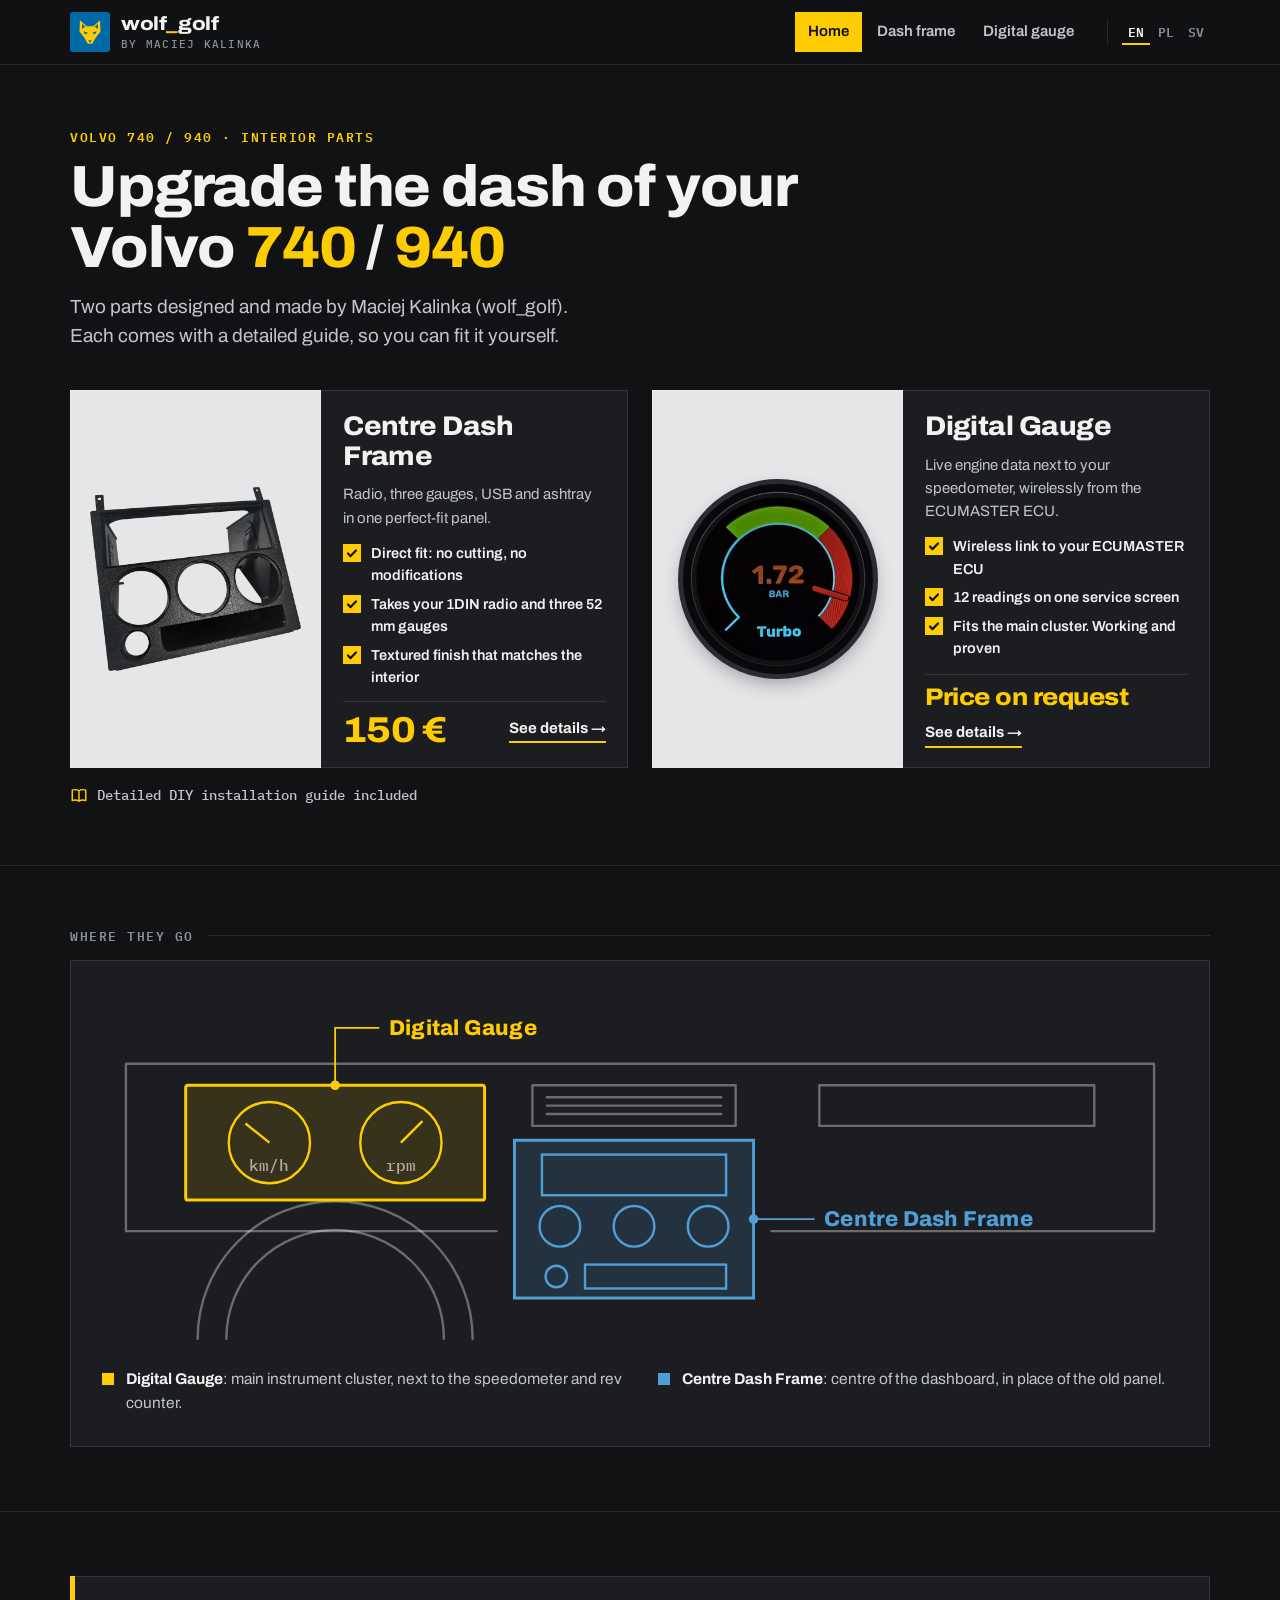
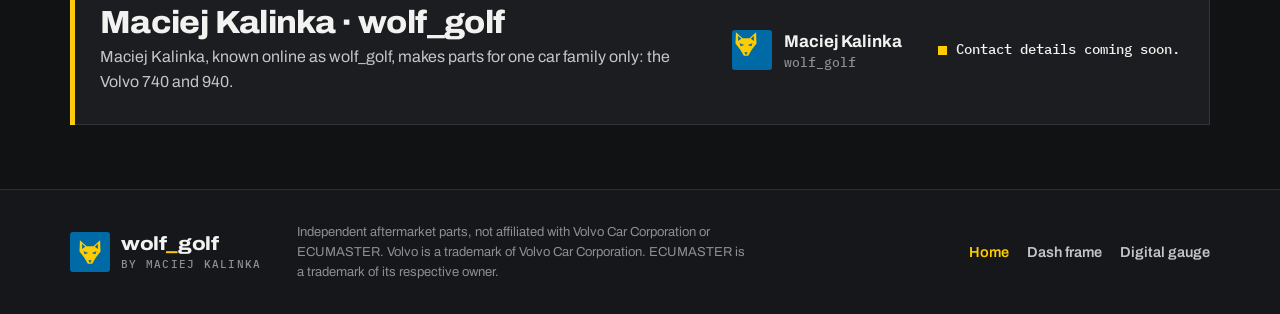
<file: index.html>
<!doctype html>
<html lang="en">
<head>
<meta charset="utf-8">
<meta name="viewport" content="width=device-width, initial-scale=1, viewport-fit=cover">
<title>wolf_golf · Parts for the Volvo 740 / 940</title>
<meta name="description" content="Centre dash frame and digital gauge for the Volvo 740 and 940, designed and made by Maciej Kalinka (wolf_golf). Detailed DIY installation guide with each part.">
<link rel="canonical" href="https://seler09.github.io/wolf-golf-volvo/">
<link rel="alternate" hreflang="en" href="https://seler09.github.io/wolf-golf-volvo/">
<link rel="alternate" hreflang="pl" href="https://seler09.github.io/wolf-golf-volvo/pl/">
<link rel="alternate" hreflang="sv" href="https://seler09.github.io/wolf-golf-volvo/sv/">
<link rel="alternate" hreflang="x-default" href="https://seler09.github.io/wolf-golf-volvo/">
<meta property="og:type" content="website">
<meta property="og:site_name" content="wolf_golf">
<meta property="og:title" content="wolf_golf · Parts for the Volvo 740 / 940">
<meta property="og:description" content="Centre dash frame and digital gauge for the Volvo 740 and 940, designed and made by Maciej Kalinka (wolf_golf). Detailed DIY installation guide with each part.">
<meta property="og:locale" content="en_GB">
<meta property="og:locale:alternate" content="pl_PL">
<meta property="og:locale:alternate" content="sv_SE">
<meta property="og:url" content="https://seler09.github.io/wolf-golf-volvo/">
<meta property="og:image" content="https://seler09.github.io/wolf-golf-volvo/img/installed.webp">
<meta property="og:image:alt" content="The centre dash frame, textured black, front view at a slight angle">
<meta name="twitter:card" content="summary_large_image">
<meta name="theme-color" content="#111214">
<link rel="icon" type="image/svg+xml" href="data:image/svg+xml,%3Csvg xmlns='http://www.w3.org/2000/svg' viewBox='0 0 64 64'%3E%3Crect width='64' height='64' rx='14' fill='%23006aa7'/%3E%3Cg transform='translate(8 8) scale(.75)'%3E%3Cpath fill='%23fecc02' d='M9 5L24 19L40 19L55 5L56 31L45 45L37 59L27 59L19 45L8 31Z'/%3E%3Cpath fill='%23006aa7' d='M17 30L28 34L20 37ZM47 30L36 34L44 37ZM28 51L36 51L32 57ZM14 13L21 20L14 25ZM50 13L43 20L50 25Z'/%3E%3C/g%3E%3C/svg%3E">
<link rel="preconnect" href="https://fonts.googleapis.com">
<link rel="preconnect" href="https://fonts.gstatic.com" crossorigin>
<link rel="stylesheet" href="https://fonts.googleapis.com/css2?family=Archivo:wdth,wght@62..125,100..900&amp;family=IBM+Plex+Mono:wght@400;500;600&amp;display=swap">
<link rel="stylesheet" href="styles.css">
</head>
<body>
<svg width="0" height="0" style="position:absolute" aria-hidden="true" focusable="false"><defs><symbol id="wolf" viewBox="0 0 64 64"><path fill="#fecc02" d="M9 5 L24 19 L40 19 L55 5 L56 31 L45 45 L37 59 L27 59 L19 45 L8 31 Z"/><path fill="#006aa7" d="M17 30 L28 34 L20 37 Z M47 30 L36 34 L44 37 Z M28 51 L36 51 L32 57 Z M14 13 L21 20 L14 25 Z M50 13 L43 20 L50 25 Z"/></symbol><symbol id="book" viewBox="0 0 20 20"><path d="M2.5 4.6 C5.6 3.6 7.9 3.9 10 5.3 C12.1 3.9 14.4 3.6 17.5 4.6 V16.2 C14.4 15.2 12.1 15.5 10 16.9 C7.9 15.5 5.6 15.2 2.5 16.2 Z M10 5.3 V16.9"/></symbol></defs></svg>
<a class="skip" href="#main">Skip to content</a>
<header class="top">
<div class="wrap">
<a class="lockup" href="index.html" aria-label="wolf_golf by Maciej Kalinka, home"><span class="mark"><svg aria-hidden="true"><use href="#wolf"/></svg></span><span class="word"><b>wolf<i>_</i>golf</b><small>by Maciej Kalinka</small></span></a>
<nav class="nav" aria-label="Main"><a href="index.html" aria-current="page">Home</a><a href="frame.html">Dash frame</a><a href="gauge.html">Digital gauge</a></nav>
<nav class="lang" aria-label="Language">
<a href="index.html" hreflang="en" lang="en" aria-current="true">EN<span class="sr-only"> English</span></a>
<a href="pl/index.html" hreflang="pl" lang="pl">PL<span class="sr-only"> Polski</span></a>
<a href="sv/index.html" hreflang="sv" lang="sv">SV<span class="sr-only"> Svenska</span></a>
</nav>
</div>
</header>
<main id="main">

<section class="hero">
<div class="wrap">
<p class="eyebrow">Volvo 740 / 940 · interior parts</p>
<h1>Upgrade the dash of your Volvo <em>740</em> / <em>940</em></h1>
<p class="lead">Two parts designed and made by Maciej Kalinka (wolf_golf). Each comes with a detailed guide, so you can fit it yourself.</p>
<div class="cards2">
<a class="pcard" href="frame.html">
<span class="plate"><img src="img/front-cutout-cut.webp" alt="The centre dash frame, textured black, front view at a slight angle" width="1436" height="1248"></span>
<span class="pc-body"><b class="pc-h">Centre Dash Frame</b><span class="pc-tag">Radio, three gauges, USB and ashtray in one perfect-fit panel.</span><ul class="ticks"><li>Direct fit: no cutting, no modifications</li><li>Takes your 1DIN radio and three 52 mm gauges</li><li>Textured finish that matches the interior</li></ul>
<span class="pc-foot"><span class="price">150 €</span><span class="go">See details →</span></span></span>
</a>
<a class="pcard" href="gauge.html">
<span class="plate"><span class="dial"><img src="img/gauge-5.png" alt="The digital gauge showing turbo boost, 1.72 bar" width="640" height="640"></span></span>
<span class="pc-body"><b class="pc-h">Digital Gauge</b><span class="pc-tag">Live engine data next to your speedometer, wirelessly from the ECUMASTER ECU.</span><ul class="ticks"><li>Wireless link to your ECUMASTER ECU</li><li>12 readings on one service screen</li><li>Fits the main cluster. Working and proven</li></ul>
<span class="pc-foot"><span class="price req">Price on request</span><span class="go">See details →</span></span></span>
</a>
</div>
<p class="note"><svg aria-hidden="true" viewBox="0 0 20 20"><use href="#book"/></svg>Detailed DIY installation guide included</p>
</div>
</section>

<section class="sec">
<div class="wrap">
<h2 class="sh"><span>Where they go</span></h2>
<figure class="box-fig"><svg class="dash" viewBox="0 0 900 290" role="img" aria-label="Dashboard diagram: the digital gauge sits in the main instrument cluster behind the steering wheel, the frame sits in the centre of the dashboard">
<path class="ln" d="M20 60 H880 M20 60 V200 M880 60 V200 M20 200 H330 M560 200 H880"/>
<path class="ln" d="M80 290 A115 115 0 0 1 310 290 M104 290 A91 91 0 0 1 286 290"/>
<rect class="ln" x="360" y="78" width="170" height="34" rx="0"/><path class="ln" d="M372 88 H518 M372 95 H518 M372 102 H518"/>
<rect class="ln" x="600" y="78" width="230" height="34" rx="0"/>
<g class="z"><rect class="gz" x="70" y="78" width="250" height="96" rx="2"/>
<circle class="gl" cx="140" cy="126" r="34"/><circle class="gl" cx="250" cy="126" r="34"/><path class="gl" d="M140 126 l-20 -16 M250 126 l18 -18"/>
<text x="140" y="150" text-anchor="middle">km/h</text><text x="250" y="150" text-anchor="middle">rpm</text></g>
<g class="z"><rect class="fz" x="345" y="124" width="200" height="132" rx="0"/><rect class="fl" x="368" y="136" width="154" height="34"/>
<circle class="fl" cx="383" cy="196" r="17"/><circle class="fl" cx="445" cy="196" r="17"/><circle class="fl" cx="507" cy="196" r="17"/>
<circle class="fl" cx="380" cy="238" r="9"/><rect class="fl" x="404" y="228" width="118" height="20"/></g>
<path class="lead g" d="M195 78 V30 H232"/><circle class="dot g" cx="195" cy="78" r="4"/><text class="lbl g" x="240" y="36">Digital Gauge</text><path class="lead f" d="M545 190 H596"/><circle class="dot f" cx="545" cy="190" r="4"/><text class="lbl f" x="604" y="196">Centre Dash Frame</text>
</svg>
<ul class="keys"><li><a href="gauge.html"><b>Digital Gauge</b>: main instrument cluster, next to the speedometer and rev counter.</a></li><li class="f"><a href="frame.html"><b>Centre Dash Frame</b>: centre of the dashboard, in place of the old panel.</a></li></ul>
</figure>
</div>
</section>

<section class="sec">
<div class="wrap">
<div class="order-box" id="contact"><div><h2>Maciej Kalinka · wolf_golf</h2><p>Maciej Kalinka, known online as wolf_golf, makes parts for one car family only: the Volvo 740 and 940.</p></div><div class="who"><span class="mark"><svg aria-hidden="true"><use href="#wolf"/></svg></span><div><b>Maciej Kalinka</b><span>wolf_golf</span></div></div><p class="soon">Contact details coming soon.</p></div>
</div>
</section>

</main>
<footer class="site-foot">
<div class="wrap">
<a class="lockup" href="index.html" aria-label="wolf_golf by Maciej Kalinka, home"><span class="mark"><svg aria-hidden="true"><use href="#wolf"/></svg></span><span class="word"><b>wolf<i>_</i>golf</b><small>by Maciej Kalinka</small></span></a>
<p>Independent aftermarket parts, not affiliated with Volvo Car Corporation or ECUMASTER. Volvo is a trademark of Volvo Car Corporation. ECUMASTER is a trademark of its respective owner.</p>
<nav class="f-nav" aria-label="Site"><a href="index.html" aria-current="page">Home</a><a href="frame.html">Dash frame</a><a href="gauge.html">Digital gauge</a></nav>
</div>
</footer>
</body>
</html>
</file>
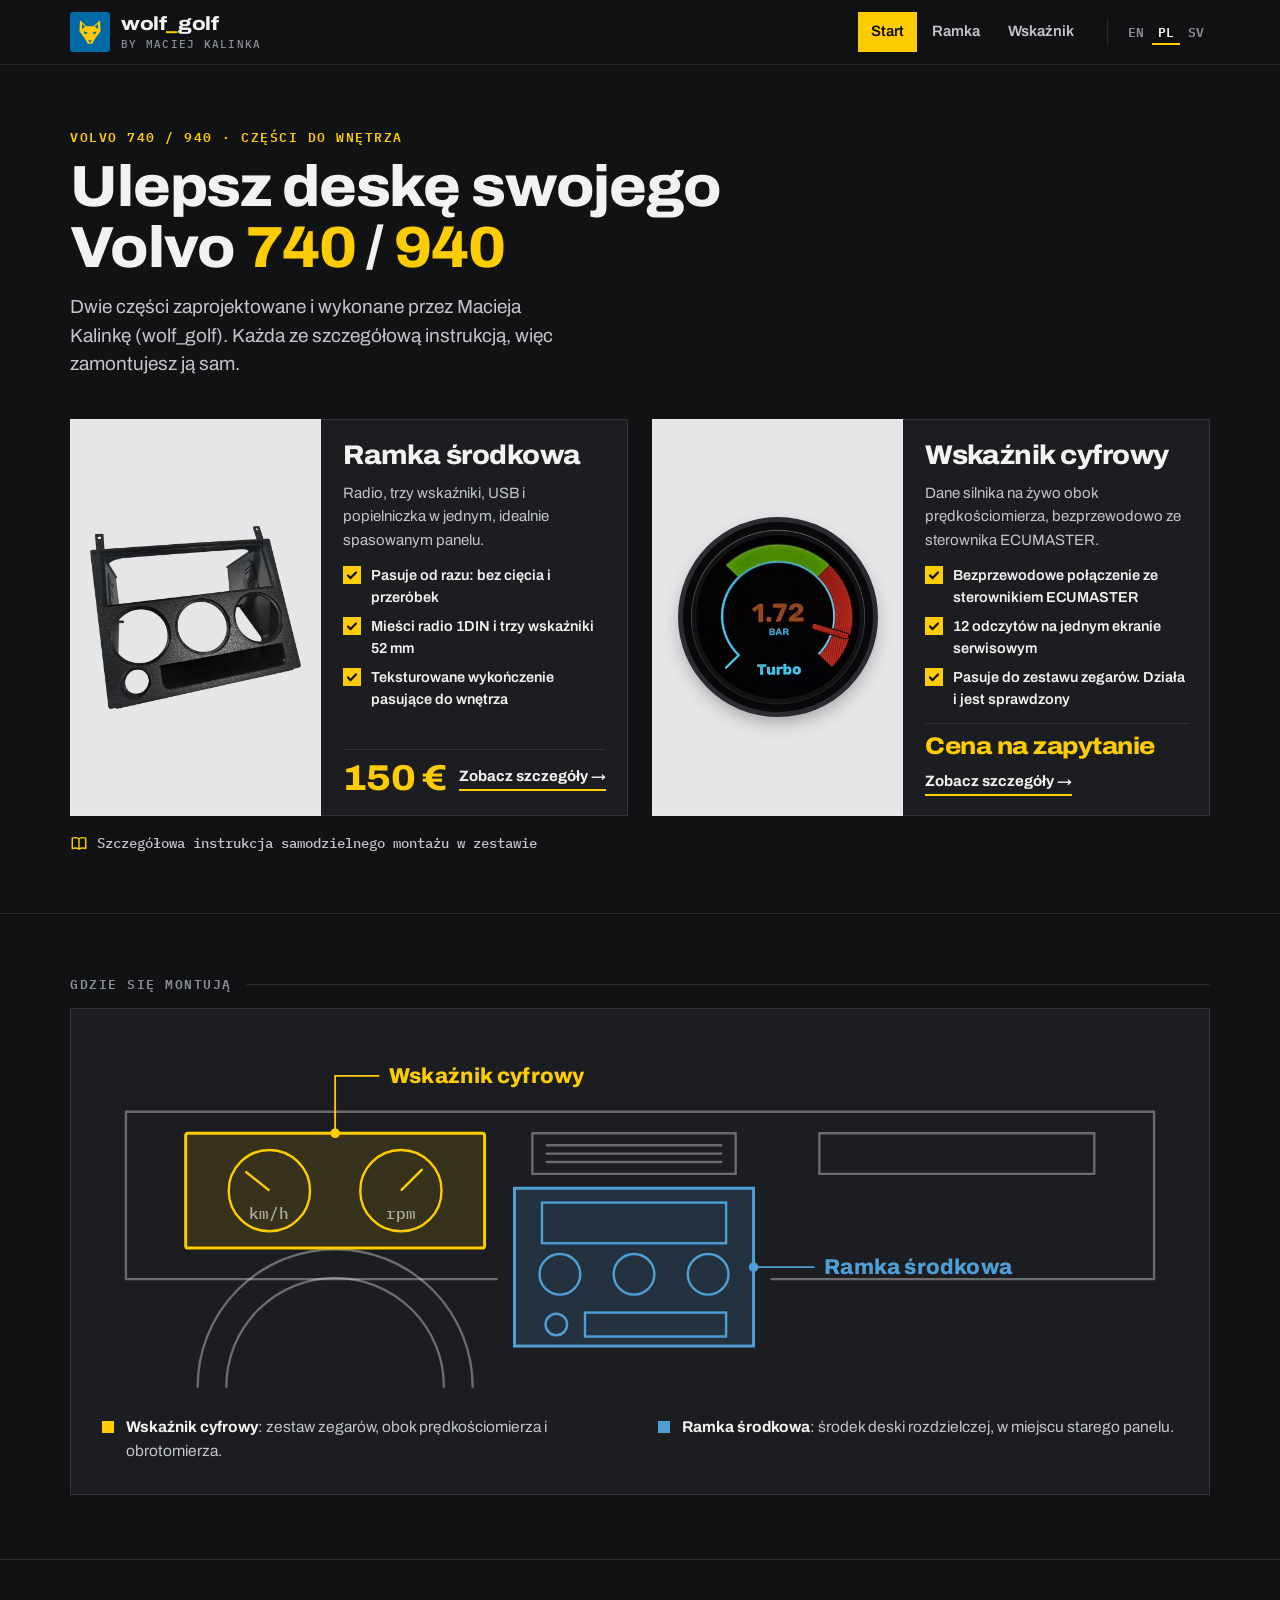
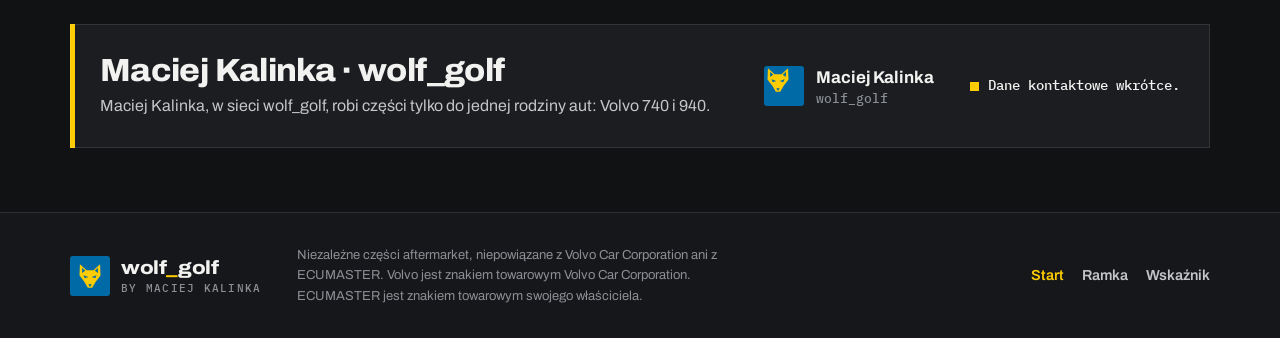
<file: pl/index.html>
<!doctype html>
<html lang="pl">
<head>
<meta charset="utf-8">
<meta name="viewport" content="width=device-width, initial-scale=1, viewport-fit=cover">
<title>wolf_golf · Części do Volvo 740 / 940</title>
<meta name="description" content="Ramka środkowa i wskaźnik cyfrowy do Volvo 740 i 940, projekt i wykonanie Maciej Kalinka (wolf_golf). Szczegółowa instrukcja samodzielnego montażu do każdej części.">
<link rel="canonical" href="https://seler09.github.io/wolf-golf-volvo/pl/">
<link rel="alternate" hreflang="en" href="https://seler09.github.io/wolf-golf-volvo/">
<link rel="alternate" hreflang="pl" href="https://seler09.github.io/wolf-golf-volvo/pl/">
<link rel="alternate" hreflang="sv" href="https://seler09.github.io/wolf-golf-volvo/sv/">
<link rel="alternate" hreflang="x-default" href="https://seler09.github.io/wolf-golf-volvo/">
<meta property="og:type" content="website">
<meta property="og:site_name" content="wolf_golf">
<meta property="og:title" content="wolf_golf · Części do Volvo 740 / 940">
<meta property="og:description" content="Ramka środkowa i wskaźnik cyfrowy do Volvo 740 i 940, projekt i wykonanie Maciej Kalinka (wolf_golf). Szczegółowa instrukcja samodzielnego montażu do każdej części.">
<meta property="og:locale" content="pl_PL">
<meta property="og:locale:alternate" content="en_GB">
<meta property="og:locale:alternate" content="sv_SE">
<meta property="og:url" content="https://seler09.github.io/wolf-golf-volvo/pl/">
<meta property="og:image" content="https://seler09.github.io/wolf-golf-volvo/img/installed.webp">
<meta property="og:image:alt" content="Ramka środkowa w czarnej teksturze, widok od przodu pod lekkim kątem">
<meta name="twitter:card" content="summary_large_image">
<meta name="theme-color" content="#111214">
<link rel="icon" type="image/svg+xml" href="data:image/svg+xml,%3Csvg xmlns='http://www.w3.org/2000/svg' viewBox='0 0 64 64'%3E%3Crect width='64' height='64' rx='14' fill='%23006aa7'/%3E%3Cg transform='translate(8 8) scale(.75)'%3E%3Cpath fill='%23fecc02' d='M9 5L24 19L40 19L55 5L56 31L45 45L37 59L27 59L19 45L8 31Z'/%3E%3Cpath fill='%23006aa7' d='M17 30L28 34L20 37ZM47 30L36 34L44 37ZM28 51L36 51L32 57ZM14 13L21 20L14 25ZM50 13L43 20L50 25Z'/%3E%3C/g%3E%3C/svg%3E">
<link rel="preconnect" href="https://fonts.googleapis.com">
<link rel="preconnect" href="https://fonts.gstatic.com" crossorigin>
<link rel="stylesheet" href="https://fonts.googleapis.com/css2?family=Archivo:wdth,wght@62..125,100..900&amp;family=IBM+Plex+Mono:wght@400;500;600&amp;display=swap">
<link rel="stylesheet" href="../styles.css">
</head>
<body>
<svg width="0" height="0" style="position:absolute" aria-hidden="true" focusable="false"><defs><symbol id="wolf" viewBox="0 0 64 64"><path fill="#fecc02" d="M9 5 L24 19 L40 19 L55 5 L56 31 L45 45 L37 59 L27 59 L19 45 L8 31 Z"/><path fill="#006aa7" d="M17 30 L28 34 L20 37 Z M47 30 L36 34 L44 37 Z M28 51 L36 51 L32 57 Z M14 13 L21 20 L14 25 Z M50 13 L43 20 L50 25 Z"/></symbol><symbol id="book" viewBox="0 0 20 20"><path d="M2.5 4.6 C5.6 3.6 7.9 3.9 10 5.3 C12.1 3.9 14.4 3.6 17.5 4.6 V16.2 C14.4 15.2 12.1 15.5 10 16.9 C7.9 15.5 5.6 15.2 2.5 16.2 Z M10 5.3 V16.9"/></symbol></defs></svg>
<a class="skip" href="#main">Przejdź do treści</a>
<header class="top">
<div class="wrap">
<a class="lockup" href="index.html" aria-label="wolf_golf by Maciej Kalinka, strona główna"><span class="mark"><svg aria-hidden="true"><use href="#wolf"/></svg></span><span class="word"><b>wolf<i>_</i>golf</b><small>by Maciej Kalinka</small></span></a>
<nav class="nav" aria-label="Menu główne"><a href="index.html" aria-current="page">Start</a><a href="frame.html">Ramka</a><a href="gauge.html">Wskaźnik</a></nav>
<nav class="lang" aria-label="Język">
<a href="../index.html" hreflang="en" lang="en">EN<span class="sr-only"> English</span></a>
<a href="index.html" hreflang="pl" lang="pl" aria-current="true">PL<span class="sr-only"> Polski</span></a>
<a href="../sv/index.html" hreflang="sv" lang="sv">SV<span class="sr-only"> Svenska</span></a>
</nav>
</div>
</header>
<main id="main">

<section class="hero">
<div class="wrap">
<p class="eyebrow">Volvo 740 / 940 · części do wnętrza</p>
<h1>Ulepsz deskę swojego Volvo <em>740</em> / <em>940</em></h1>
<p class="lead">Dwie części zaprojektowane i wykonane przez Macieja Kalinkę (wolf_golf). Każda ze szczegółową instrukcją, więc zamontujesz ją sam.</p>
<div class="cards2">
<a class="pcard" href="frame.html">
<span class="plate"><img src="../img/front-cutout-cut.webp" alt="Ramka środkowa w czarnej teksturze, widok od przodu pod lekkim kątem" width="1436" height="1248"></span>
<span class="pc-body"><b class="pc-h">Ramka środkowa</b><span class="pc-tag">Radio, trzy wskaźniki, USB i popielniczka w jednym, idealnie spasowanym panelu.</span><ul class="ticks"><li>Pasuje od razu: bez cięcia i przeróbek</li><li>Mieści radio 1DIN i trzy wskaźniki 52 mm</li><li>Teksturowane wykończenie pasujące do wnętrza</li></ul>
<span class="pc-foot"><span class="price">150 €</span><span class="go">Zobacz szczegóły →</span></span></span>
</a>
<a class="pcard" href="gauge.html">
<span class="plate"><span class="dial"><img src="../img/gauge-5.png" alt="Wskaźnik cyfrowy pokazujący doładowanie 1,72 bar" width="640" height="640"></span></span>
<span class="pc-body"><b class="pc-h">Wskaźnik cyfrowy</b><span class="pc-tag">Dane silnika na żywo obok prędkościomierza, bezprzewodowo ze sterownika ECUMASTER.</span><ul class="ticks"><li>Bezprzewodowe połączenie ze sterownikiem ECUMASTER</li><li>12 odczytów na jednym ekranie serwisowym</li><li>Pasuje do zestawu zegarów. Działa i jest sprawdzony</li></ul>
<span class="pc-foot"><span class="price req">Cena na zapytanie</span><span class="go">Zobacz szczegóły →</span></span></span>
</a>
</div>
<p class="note"><svg aria-hidden="true" viewBox="0 0 20 20"><use href="#book"/></svg>Szczegółowa instrukcja samodzielnego montażu w zestawie</p>
</div>
</section>

<section class="sec">
<div class="wrap">
<h2 class="sh"><span>Gdzie się montują</span></h2>
<figure class="box-fig"><svg class="dash" viewBox="0 0 900 290" role="img" aria-label="Schemat deski rozdzielczej: wskaźnik cyfrowy trafia do zestawu zegarów za kierownicą, ramka na środek deski">
<path class="ln" d="M20 60 H880 M20 60 V200 M880 60 V200 M20 200 H330 M560 200 H880"/>
<path class="ln" d="M80 290 A115 115 0 0 1 310 290 M104 290 A91 91 0 0 1 286 290"/>
<rect class="ln" x="360" y="78" width="170" height="34" rx="0"/><path class="ln" d="M372 88 H518 M372 95 H518 M372 102 H518"/>
<rect class="ln" x="600" y="78" width="230" height="34" rx="0"/>
<g class="z"><rect class="gz" x="70" y="78" width="250" height="96" rx="2"/>
<circle class="gl" cx="140" cy="126" r="34"/><circle class="gl" cx="250" cy="126" r="34"/><path class="gl" d="M140 126 l-20 -16 M250 126 l18 -18"/>
<text x="140" y="150" text-anchor="middle">km/h</text><text x="250" y="150" text-anchor="middle">rpm</text></g>
<g class="z"><rect class="fz" x="345" y="124" width="200" height="132" rx="0"/><rect class="fl" x="368" y="136" width="154" height="34"/>
<circle class="fl" cx="383" cy="196" r="17"/><circle class="fl" cx="445" cy="196" r="17"/><circle class="fl" cx="507" cy="196" r="17"/>
<circle class="fl" cx="380" cy="238" r="9"/><rect class="fl" x="404" y="228" width="118" height="20"/></g>
<path class="lead g" d="M195 78 V30 H232"/><circle class="dot g" cx="195" cy="78" r="4"/><text class="lbl g" x="240" y="36">Wskaźnik cyfrowy</text><path class="lead f" d="M545 190 H596"/><circle class="dot f" cx="545" cy="190" r="4"/><text class="lbl f" x="604" y="196">Ramka środkowa</text>
</svg>
<ul class="keys"><li><a href="gauge.html"><b>Wskaźnik cyfrowy</b>: zestaw zegarów, obok prędkościomierza i obrotomierza.</a></li><li class="f"><a href="frame.html"><b>Ramka środkowa</b>: środek deski rozdzielczej, w miejscu starego panelu.</a></li></ul>
</figure>
</div>
</section>

<section class="sec">
<div class="wrap">
<div class="order-box" id="contact"><div><h2>Maciej Kalinka · wolf_golf</h2><p>Maciej Kalinka, w sieci wolf_golf, robi części tylko do jednej rodziny aut: Volvo 740 i 940.</p></div><div class="who"><span class="mark"><svg aria-hidden="true"><use href="#wolf"/></svg></span><div><b>Maciej Kalinka</b><span>wolf_golf</span></div></div><p class="soon">Dane kontaktowe wkrótce.</p></div>
</div>
</section>

</main>
<footer class="site-foot">
<div class="wrap">
<a class="lockup" href="index.html" aria-label="wolf_golf by Maciej Kalinka, strona główna"><span class="mark"><svg aria-hidden="true"><use href="#wolf"/></svg></span><span class="word"><b>wolf<i>_</i>golf</b><small>by Maciej Kalinka</small></span></a>
<p>Niezależne części aftermarket, niepowiązane z Volvo Car Corporation ani z ECUMASTER. Volvo jest znakiem towarowym Volvo Car Corporation. ECUMASTER jest znakiem towarowym swojego właściciela.</p>
<nav class="f-nav" aria-label="Strona"><a href="index.html" aria-current="page">Start</a><a href="frame.html">Ramka</a><a href="gauge.html">Wskaźnik</a></nav>
</div>
</footer>
</body>
</html>
</file>
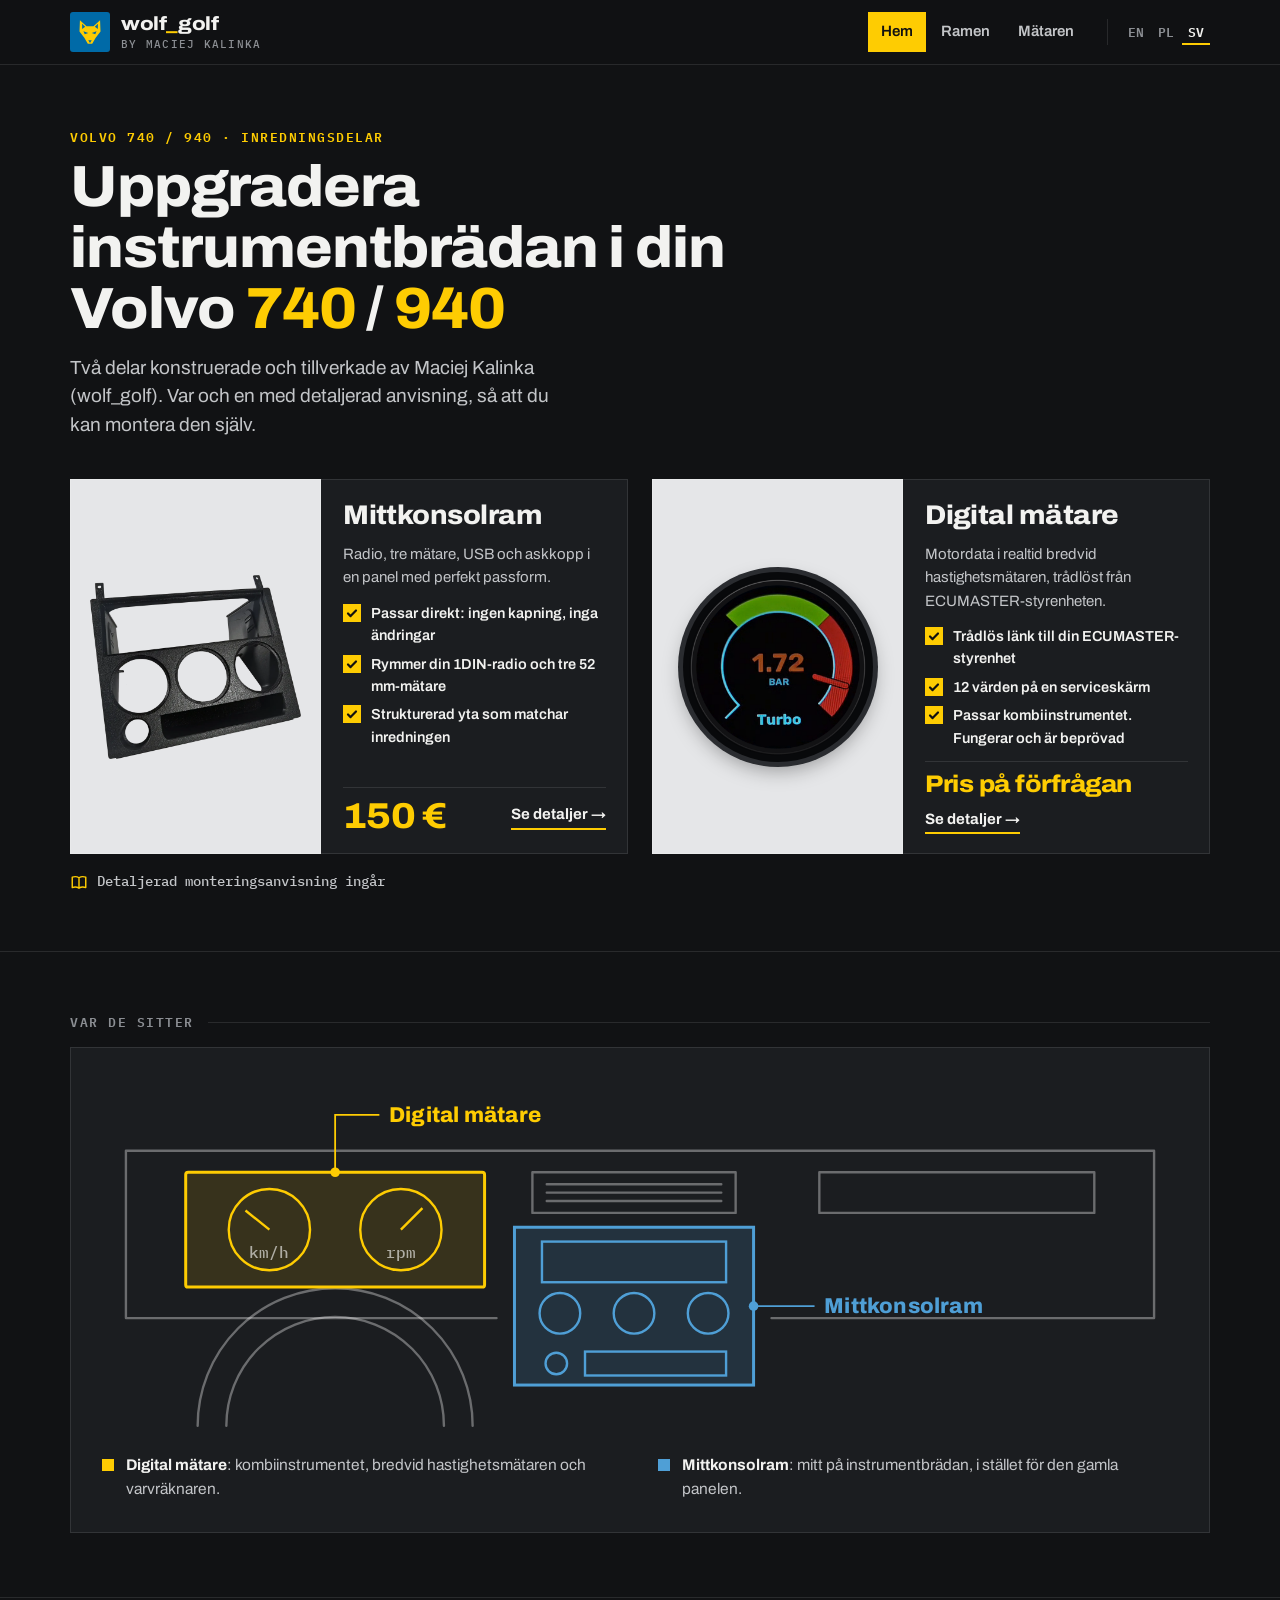
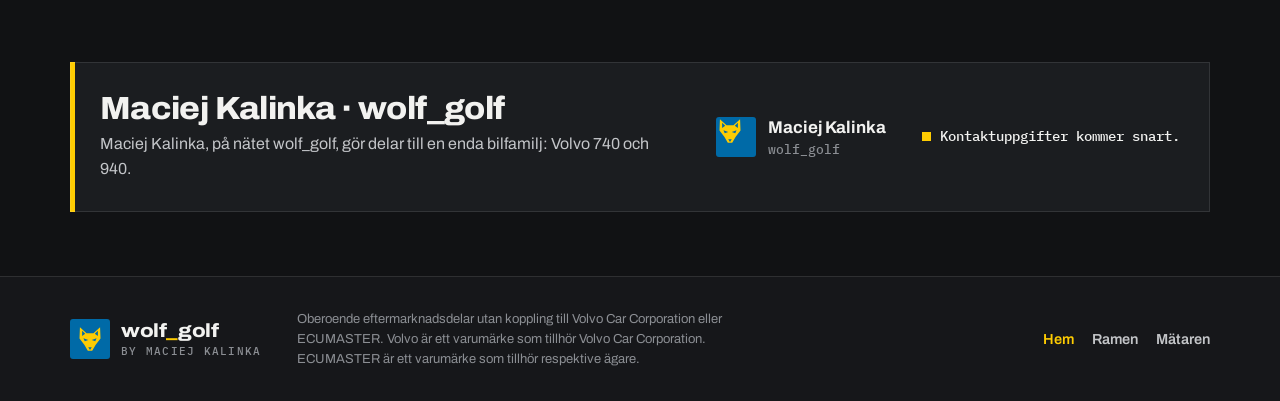
<file: sv/index.html>
<!doctype html>
<html lang="sv">
<head>
<meta charset="utf-8">
<meta name="viewport" content="width=device-width, initial-scale=1, viewport-fit=cover">
<title>wolf_golf · Delar för Volvo 740 / 940</title>
<meta name="description" content="Mittkonsolram och digital mätare för Volvo 740 och 940, konstruerade och tillverkade av Maciej Kalinka (wolf_golf). Detaljerad monteringsanvisning med varje del.">
<link rel="canonical" href="https://seler09.github.io/wolf-golf-volvo/sv/">
<link rel="alternate" hreflang="en" href="https://seler09.github.io/wolf-golf-volvo/">
<link rel="alternate" hreflang="pl" href="https://seler09.github.io/wolf-golf-volvo/pl/">
<link rel="alternate" hreflang="sv" href="https://seler09.github.io/wolf-golf-volvo/sv/">
<link rel="alternate" hreflang="x-default" href="https://seler09.github.io/wolf-golf-volvo/">
<meta property="og:type" content="website">
<meta property="og:site_name" content="wolf_golf">
<meta property="og:title" content="wolf_golf · Delar för Volvo 740 / 940">
<meta property="og:description" content="Mittkonsolram och digital mätare för Volvo 740 och 940, konstruerade och tillverkade av Maciej Kalinka (wolf_golf). Detaljerad monteringsanvisning med varje del.">
<meta property="og:locale" content="sv_SE">
<meta property="og:locale:alternate" content="en_GB">
<meta property="og:locale:alternate" content="pl_PL">
<meta property="og:url" content="https://seler09.github.io/wolf-golf-volvo/sv/">
<meta property="og:image" content="https://seler09.github.io/wolf-golf-volvo/img/installed.webp">
<meta property="og:image:alt" content="Mittkonsolramen i svart struktur, framifrån i lätt vinkel">
<meta name="twitter:card" content="summary_large_image">
<meta name="theme-color" content="#111214">
<link rel="icon" type="image/svg+xml" href="data:image/svg+xml,%3Csvg xmlns='http://www.w3.org/2000/svg' viewBox='0 0 64 64'%3E%3Crect width='64' height='64' rx='14' fill='%23006aa7'/%3E%3Cg transform='translate(8 8) scale(.75)'%3E%3Cpath fill='%23fecc02' d='M9 5L24 19L40 19L55 5L56 31L45 45L37 59L27 59L19 45L8 31Z'/%3E%3Cpath fill='%23006aa7' d='M17 30L28 34L20 37ZM47 30L36 34L44 37ZM28 51L36 51L32 57ZM14 13L21 20L14 25ZM50 13L43 20L50 25Z'/%3E%3C/g%3E%3C/svg%3E">
<link rel="preconnect" href="https://fonts.googleapis.com">
<link rel="preconnect" href="https://fonts.gstatic.com" crossorigin>
<link rel="stylesheet" href="https://fonts.googleapis.com/css2?family=Archivo:wdth,wght@62..125,100..900&amp;family=IBM+Plex+Mono:wght@400;500;600&amp;display=swap">
<link rel="stylesheet" href="../styles.css">
</head>
<body>
<svg width="0" height="0" style="position:absolute" aria-hidden="true" focusable="false"><defs><symbol id="wolf" viewBox="0 0 64 64"><path fill="#fecc02" d="M9 5 L24 19 L40 19 L55 5 L56 31 L45 45 L37 59 L27 59 L19 45 L8 31 Z"/><path fill="#006aa7" d="M17 30 L28 34 L20 37 Z M47 30 L36 34 L44 37 Z M28 51 L36 51 L32 57 Z M14 13 L21 20 L14 25 Z M50 13 L43 20 L50 25 Z"/></symbol><symbol id="book" viewBox="0 0 20 20"><path d="M2.5 4.6 C5.6 3.6 7.9 3.9 10 5.3 C12.1 3.9 14.4 3.6 17.5 4.6 V16.2 C14.4 15.2 12.1 15.5 10 16.9 C7.9 15.5 5.6 15.2 2.5 16.2 Z M10 5.3 V16.9"/></symbol></defs></svg>
<a class="skip" href="#main">Hoppa till innehållet</a>
<header class="top">
<div class="wrap">
<a class="lockup" href="index.html" aria-label="wolf_golf by Maciej Kalinka, startsida"><span class="mark"><svg aria-hidden="true"><use href="#wolf"/></svg></span><span class="word"><b>wolf<i>_</i>golf</b><small>by Maciej Kalinka</small></span></a>
<nav class="nav" aria-label="Huvudmeny"><a href="index.html" aria-current="page">Hem</a><a href="frame.html">Ramen</a><a href="gauge.html">Mätaren</a></nav>
<nav class="lang" aria-label="Språk">
<a href="../index.html" hreflang="en" lang="en">EN<span class="sr-only"> English</span></a>
<a href="../pl/index.html" hreflang="pl" lang="pl">PL<span class="sr-only"> Polski</span></a>
<a href="index.html" hreflang="sv" lang="sv" aria-current="true">SV<span class="sr-only"> Svenska</span></a>
</nav>
</div>
</header>
<main id="main">

<section class="hero">
<div class="wrap">
<p class="eyebrow">Volvo 740 / 940 · inredningsdelar</p>
<h1>Uppgradera instrumentbrädan i din Volvo <em>740</em> / <em>940</em></h1>
<p class="lead">Två delar konstruerade och tillverkade av Maciej Kalinka (wolf_golf). Var och en med detaljerad anvisning, så att du kan montera den själv.</p>
<div class="cards2">
<a class="pcard" href="frame.html">
<span class="plate"><img src="../img/front-cutout-cut.webp" alt="Mittkonsolramen i svart struktur, framifrån i lätt vinkel" width="1436" height="1248"></span>
<span class="pc-body"><b class="pc-h">Mittkonsolram</b><span class="pc-tag">Radio, tre mätare, USB och askkopp i en panel med perfekt passform.</span><ul class="ticks"><li>Passar direkt: ingen kapning, inga ändringar</li><li>Rymmer din 1DIN-radio och tre 52 mm-mätare</li><li>Strukturerad yta som matchar inredningen</li></ul>
<span class="pc-foot"><span class="price">150 €</span><span class="go">Se detaljer →</span></span></span>
</a>
<a class="pcard" href="gauge.html">
<span class="plate"><span class="dial"><img src="../img/gauge-5.png" alt="Den digitala mätaren som visar laddtryck, 1,72 bar" width="640" height="640"></span></span>
<span class="pc-body"><b class="pc-h">Digital mätare</b><span class="pc-tag">Motordata i realtid bredvid hastighetsmätaren, trådlöst från ECUMASTER-styrenheten.</span><ul class="ticks"><li>Trådlös länk till din ECUMASTER-styrenhet</li><li>12 värden på en serviceskärm</li><li>Passar kombiinstrumentet. Fungerar och är beprövad</li></ul>
<span class="pc-foot"><span class="price req">Pris på förfrågan</span><span class="go">Se detaljer →</span></span></span>
</a>
</div>
<p class="note"><svg aria-hidden="true" viewBox="0 0 20 20"><use href="#book"/></svg>Detaljerad monteringsanvisning ingår</p>
</div>
</section>

<section class="sec">
<div class="wrap">
<h2 class="sh"><span>Var de sitter</span></h2>
<figure class="box-fig"><svg class="dash" viewBox="0 0 900 290" role="img" aria-label="Diagram över instrumentbrädan: den digitala mätaren sitter i kombiinstrumentet bakom ratten, ramen i mitten av instrumentbrädan">
<path class="ln" d="M20 60 H880 M20 60 V200 M880 60 V200 M20 200 H330 M560 200 H880"/>
<path class="ln" d="M80 290 A115 115 0 0 1 310 290 M104 290 A91 91 0 0 1 286 290"/>
<rect class="ln" x="360" y="78" width="170" height="34" rx="0"/><path class="ln" d="M372 88 H518 M372 95 H518 M372 102 H518"/>
<rect class="ln" x="600" y="78" width="230" height="34" rx="0"/>
<g class="z"><rect class="gz" x="70" y="78" width="250" height="96" rx="2"/>
<circle class="gl" cx="140" cy="126" r="34"/><circle class="gl" cx="250" cy="126" r="34"/><path class="gl" d="M140 126 l-20 -16 M250 126 l18 -18"/>
<text x="140" y="150" text-anchor="middle">km/h</text><text x="250" y="150" text-anchor="middle">rpm</text></g>
<g class="z"><rect class="fz" x="345" y="124" width="200" height="132" rx="0"/><rect class="fl" x="368" y="136" width="154" height="34"/>
<circle class="fl" cx="383" cy="196" r="17"/><circle class="fl" cx="445" cy="196" r="17"/><circle class="fl" cx="507" cy="196" r="17"/>
<circle class="fl" cx="380" cy="238" r="9"/><rect class="fl" x="404" y="228" width="118" height="20"/></g>
<path class="lead g" d="M195 78 V30 H232"/><circle class="dot g" cx="195" cy="78" r="4"/><text class="lbl g" x="240" y="36">Digital mätare</text><path class="lead f" d="M545 190 H596"/><circle class="dot f" cx="545" cy="190" r="4"/><text class="lbl f" x="604" y="196">Mittkonsolram</text>
</svg>
<ul class="keys"><li><a href="gauge.html"><b>Digital mätare</b>: kombiinstrumentet, bredvid hastighetsmätaren och varvräknaren.</a></li><li class="f"><a href="frame.html"><b>Mittkonsolram</b>: mitt på instrumentbrädan, i stället för den gamla panelen.</a></li></ul>
</figure>
</div>
</section>

<section class="sec">
<div class="wrap">
<div class="order-box" id="contact"><div><h2>Maciej Kalinka · wolf_golf</h2><p>Maciej Kalinka, på nätet wolf_golf, gör delar till en enda bilfamilj: Volvo 740 och 940.</p></div><div class="who"><span class="mark"><svg aria-hidden="true"><use href="#wolf"/></svg></span><div><b>Maciej Kalinka</b><span>wolf_golf</span></div></div><p class="soon">Kontaktuppgifter kommer snart.</p></div>
</div>
</section>

</main>
<footer class="site-foot">
<div class="wrap">
<a class="lockup" href="index.html" aria-label="wolf_golf by Maciej Kalinka, startsida"><span class="mark"><svg aria-hidden="true"><use href="#wolf"/></svg></span><span class="word"><b>wolf<i>_</i>golf</b><small>by Maciej Kalinka</small></span></a>
<p>Oberoende eftermarknadsdelar utan koppling till Volvo Car Corporation eller ECUMASTER. Volvo är ett varumärke som tillhör Volvo Car Corporation. ECUMASTER är ett varumärke som tillhör respektive ägare.</p>
<nav class="f-nav" aria-label="Webbplats"><a href="index.html" aria-current="page">Hem</a><a href="frame.html">Ramen</a><a href="gauge.html">Mätaren</a></nav>
</div>
</footer>
</body>
</html>
</file>
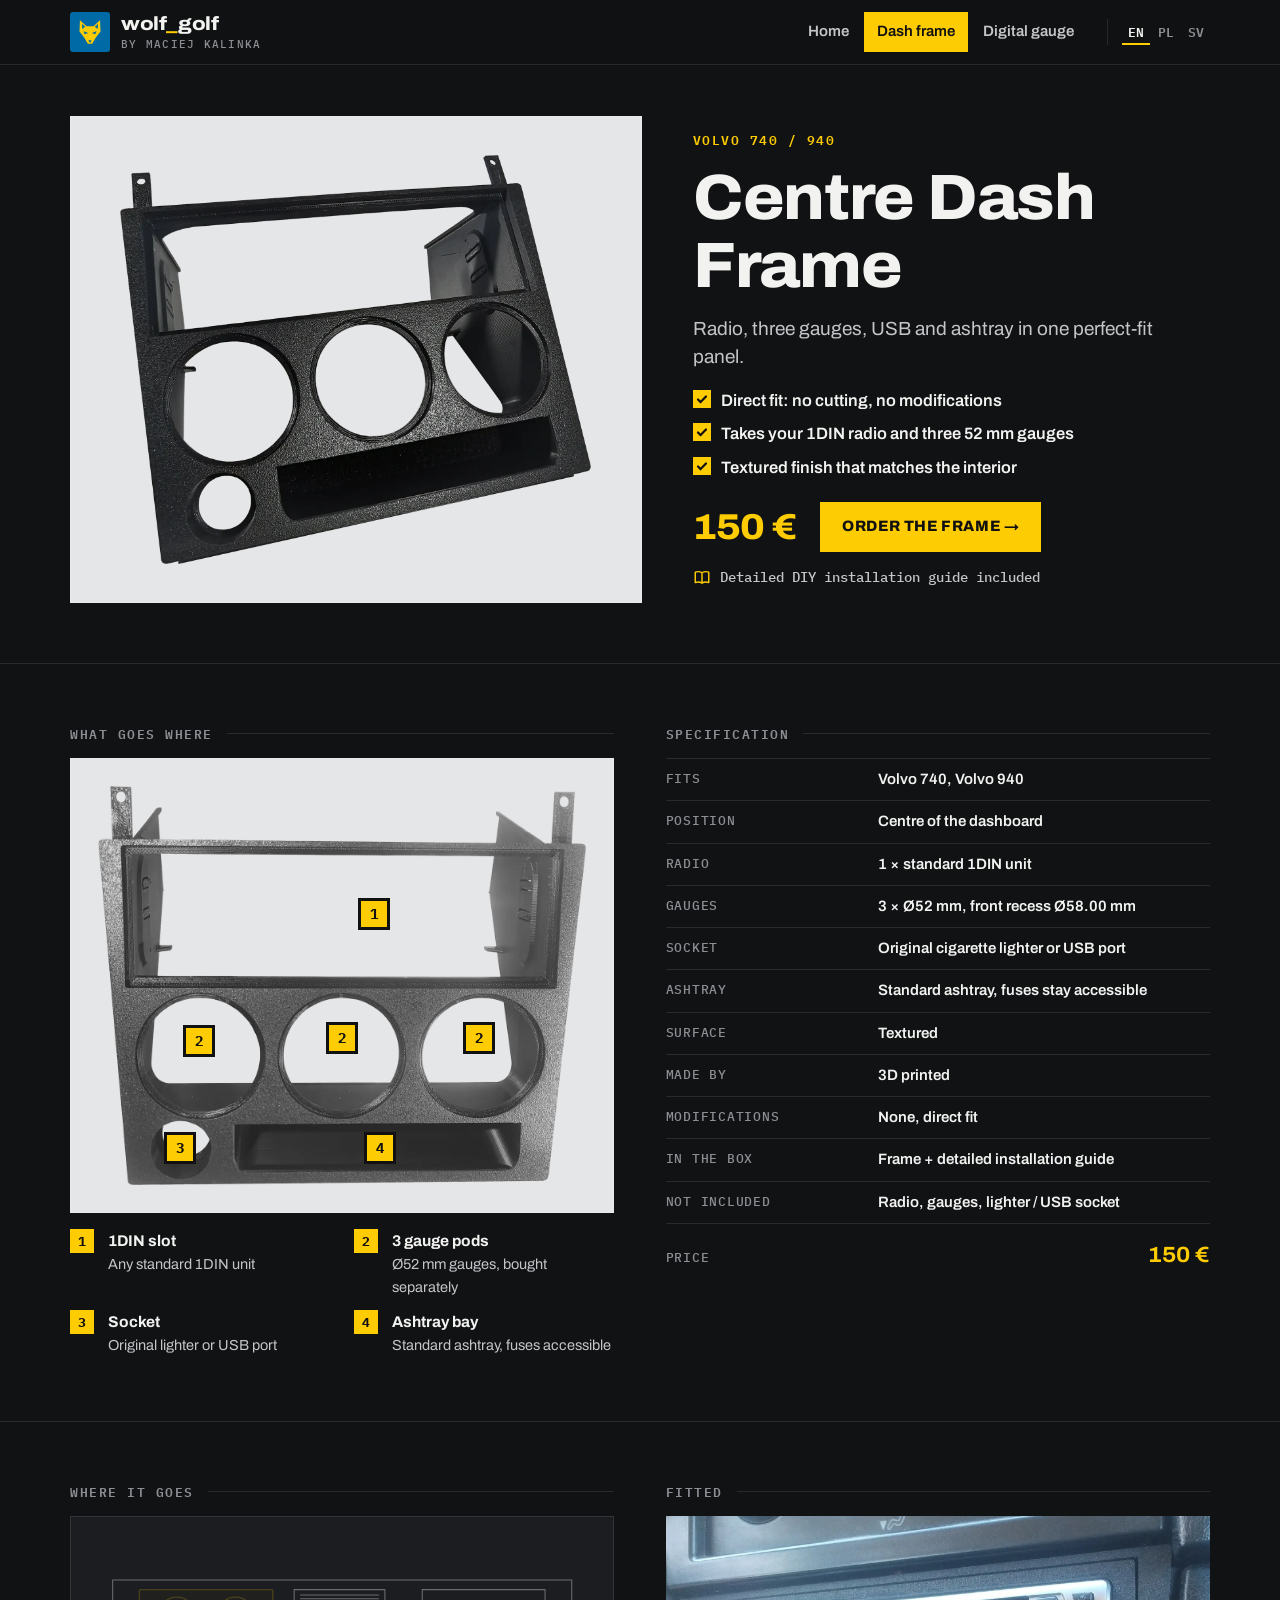
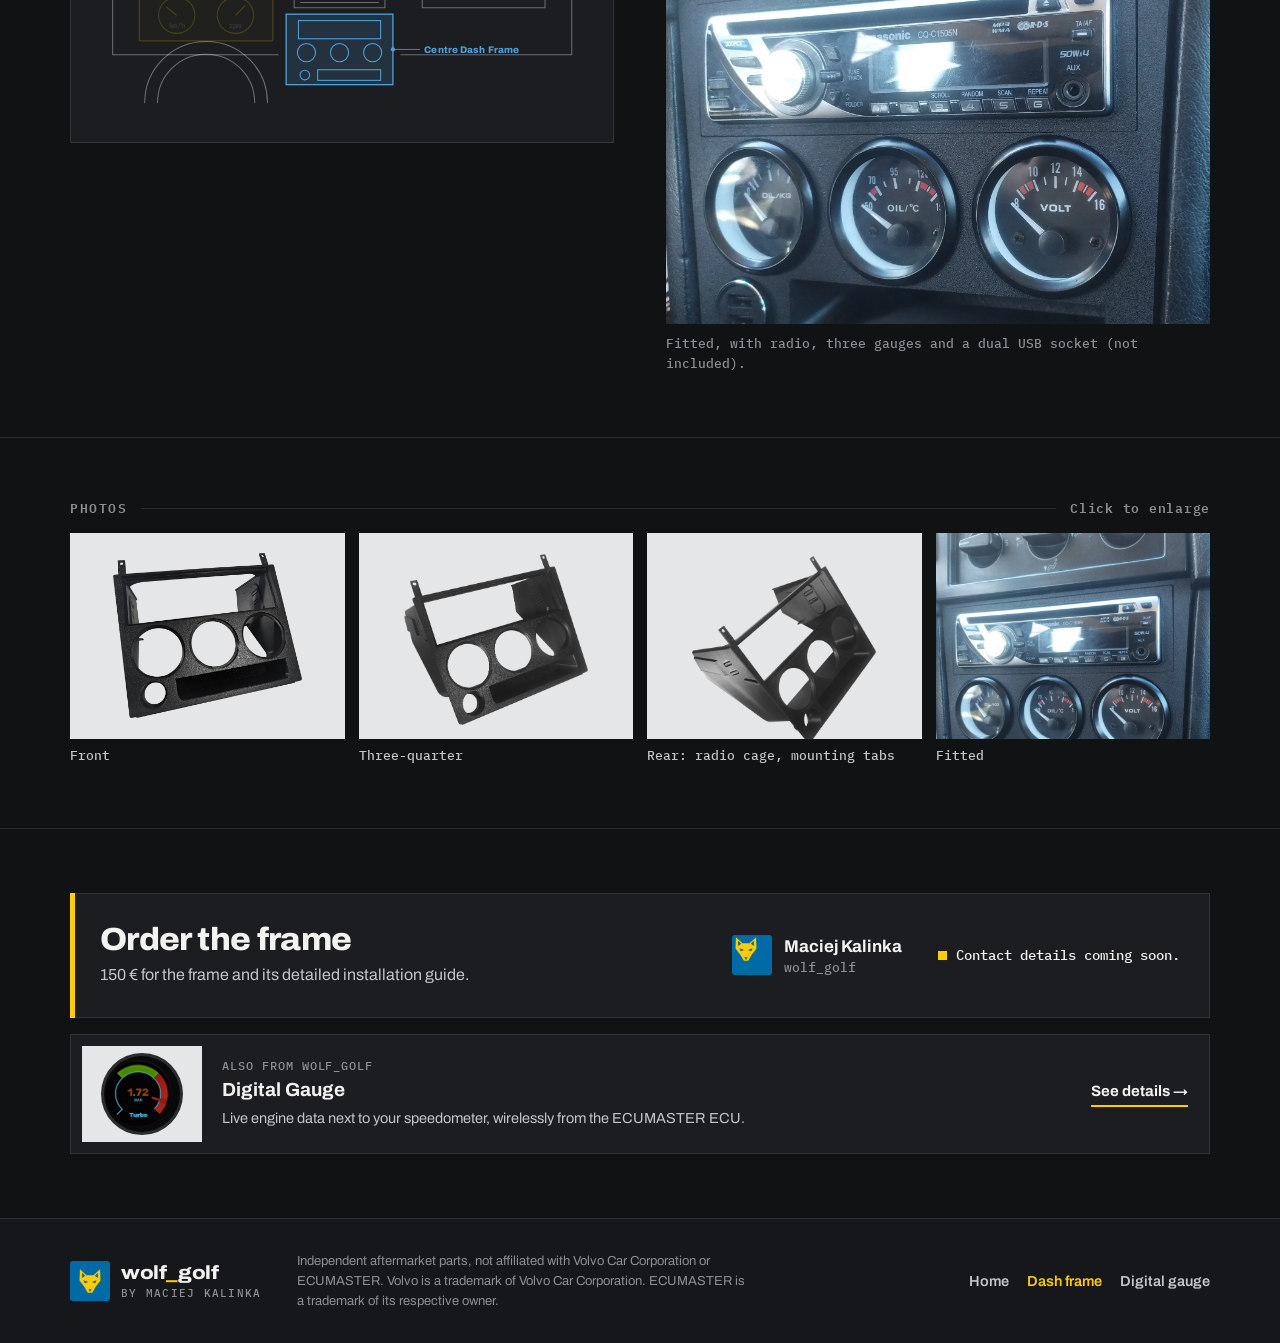
<file: frame.html>
<!doctype html>
<html lang="en">
<head>
<meta charset="utf-8">
<meta name="viewport" content="width=device-width, initial-scale=1, viewport-fit=cover">
<title>Centre Dash Frame · Volvo 740 / 940 · wolf_golf</title>
<meta name="description" content="Centre dash frame for the Volvo 740 and 940: 1DIN, 3 × 52 mm gauges, lighter or USB, standard ashtray. No modifications, DIY installation guide included. 150 €.">
<link rel="canonical" href="https://seler09.github.io/wolf-golf-volvo/frame.html">
<link rel="alternate" hreflang="en" href="https://seler09.github.io/wolf-golf-volvo/frame.html">
<link rel="alternate" hreflang="pl" href="https://seler09.github.io/wolf-golf-volvo/pl/frame.html">
<link rel="alternate" hreflang="sv" href="https://seler09.github.io/wolf-golf-volvo/sv/frame.html">
<link rel="alternate" hreflang="x-default" href="https://seler09.github.io/wolf-golf-volvo/frame.html">
<meta property="og:type" content="website">
<meta property="og:site_name" content="wolf_golf">
<meta property="og:title" content="Centre Dash Frame · Volvo 740 / 940 · wolf_golf">
<meta property="og:description" content="Centre dash frame for the Volvo 740 and 940: 1DIN, 3 × 52 mm gauges, lighter or USB, standard ashtray. No modifications, DIY installation guide included. 150 €.">
<meta property="og:locale" content="en_GB">
<meta property="og:locale:alternate" content="pl_PL">
<meta property="og:locale:alternate" content="sv_SE">
<meta property="og:url" content="https://seler09.github.io/wolf-golf-volvo/frame.html">
<meta property="og:image" content="https://seler09.github.io/wolf-golf-volvo/img/installed.webp">
<meta property="og:image:alt" content="The frame fitted in a car with a Panasonic 1DIN radio, three analogue gauges for oil pressure, oil temperature and voltage, a dual USB socket and the empty ashtray bay">
<meta name="twitter:card" content="summary_large_image">
<meta name="theme-color" content="#111214">
<link rel="icon" type="image/svg+xml" href="data:image/svg+xml,%3Csvg xmlns='http://www.w3.org/2000/svg' viewBox='0 0 64 64'%3E%3Crect width='64' height='64' rx='14' fill='%23006aa7'/%3E%3Cg transform='translate(8 8) scale(.75)'%3E%3Cpath fill='%23fecc02' d='M9 5L24 19L40 19L55 5L56 31L45 45L37 59L27 59L19 45L8 31Z'/%3E%3Cpath fill='%23006aa7' d='M17 30L28 34L20 37ZM47 30L36 34L44 37ZM28 51L36 51L32 57ZM14 13L21 20L14 25ZM50 13L43 20L50 25Z'/%3E%3C/g%3E%3C/svg%3E">
<link rel="preconnect" href="https://fonts.googleapis.com">
<link rel="preconnect" href="https://fonts.gstatic.com" crossorigin>
<link rel="stylesheet" href="https://fonts.googleapis.com/css2?family=Archivo:wdth,wght@62..125,100..900&amp;family=IBM+Plex+Mono:wght@400;500;600&amp;display=swap">
<link rel="stylesheet" href="styles.css">
</head>
<body>
<svg width="0" height="0" style="position:absolute" aria-hidden="true" focusable="false"><defs><symbol id="wolf" viewBox="0 0 64 64"><path fill="#fecc02" d="M9 5 L24 19 L40 19 L55 5 L56 31 L45 45 L37 59 L27 59 L19 45 L8 31 Z"/><path fill="#006aa7" d="M17 30 L28 34 L20 37 Z M47 30 L36 34 L44 37 Z M28 51 L36 51 L32 57 Z M14 13 L21 20 L14 25 Z M50 13 L43 20 L50 25 Z"/></symbol><symbol id="book" viewBox="0 0 20 20"><path d="M2.5 4.6 C5.6 3.6 7.9 3.9 10 5.3 C12.1 3.9 14.4 3.6 17.5 4.6 V16.2 C14.4 15.2 12.1 15.5 10 16.9 C7.9 15.5 5.6 15.2 2.5 16.2 Z M10 5.3 V16.9"/></symbol></defs></svg>
<a class="skip" href="#main">Skip to content</a>
<header class="top">
<div class="wrap">
<a class="lockup" href="index.html" aria-label="wolf_golf by Maciej Kalinka, home"><span class="mark"><svg aria-hidden="true"><use href="#wolf"/></svg></span><span class="word"><b>wolf<i>_</i>golf</b><small>by Maciej Kalinka</small></span></a>
<nav class="nav" aria-label="Main"><a href="index.html">Home</a><a href="frame.html" aria-current="page">Dash frame</a><a href="gauge.html">Digital gauge</a></nav>
<nav class="lang" aria-label="Language">
<a href="frame.html" hreflang="en" lang="en" aria-current="true">EN<span class="sr-only"> English</span></a>
<a href="pl/frame.html" hreflang="pl" lang="pl">PL<span class="sr-only"> Polski</span></a>
<a href="sv/frame.html" hreflang="sv" lang="sv">SV<span class="sr-only"> Svenska</span></a>
</nav>
</div>
</header>
<main id="main">

<section class="p-hero">
<div class="wrap p-grid">
<a class="plate big" href="img/front-cutout-cut.webp" data-lb data-cap="Front"><img src="img/front-cutout-cut.webp" alt="The centre dash frame, textured black, front view at a slight angle" width="1436" height="1248" fetchpriority="high"></a>
<div class="p-copy">
<p class="eyebrow">Volvo 740 / 940</p>
<h1>Centre Dash Frame</h1>
<p class="lead">Radio, three gauges, USB and ashtray in one perfect-fit panel.</p>
<ul class="ticks"><li>Direct fit: no cutting, no modifications</li><li>Takes your 1DIN radio and three 52 mm gauges</li><li>Textured finish that matches the interior</li></ul>
<div class="buy"><span class="price">150 €</span><a class="btn" href="#contact">Order the frame →</a></div>
<p class="note"><svg aria-hidden="true" viewBox="0 0 20 20"><use href="#book"/></svg>Detailed DIY installation guide included</p>
</div>
</div>
</section>

<section class="sec">
<div class="wrap two">
<div><h2 class="sh"><span>What goes where</span></h2>
<div class="plate hot"><span class="in"><img src="img/front-cut.webp" alt="Front view of the frame with numbered markers: 1 the 1DIN slot, 2 the three gauge pods, 3 the round socket hole, 4 the ashtray bay" width="1224" height="1000" loading="lazy"><span class="pin" style="left:56.5%;top:32.0%" aria-hidden="true">1</span><span class="pin" style="left:20.7%;top:63.8%" aria-hidden="true">2</span><span class="pin" style="left:50.0%;top:63.2%" aria-hidden="true">2</span><span class="pin" style="left:78.0%;top:63.2%" aria-hidden="true">2</span><span class="pin" style="left:16.7%;top:90.8%" aria-hidden="true">3</span><span class="pin" style="left:57.8%;top:90.8%" aria-hidden="true">4</span></span></div>
<ol class="legend"><li><span class="n" aria-hidden="true">1</span><span><b>1DIN slot</b>Any standard 1DIN unit</span></li><li><span class="n" aria-hidden="true">2</span><span><b>3 gauge pods</b>Ø52 mm gauges, bought separately</span></li><li><span class="n" aria-hidden="true">3</span><span><b>Socket</b>Original lighter or USB port</span></li><li><span class="n" aria-hidden="true">4</span><span><b>Ashtray bay</b>Standard ashtray, fuses accessible</span></li></ol></div>
<div><h2 class="sh"><span>Specification</span></h2><dl class="spec"><div><dt>Fits</dt><dd>Volvo 740, Volvo 940</dd></div><div><dt>Position</dt><dd>Centre of the dashboard</dd></div><div><dt>Radio</dt><dd>1 × standard 1DIN unit</dd></div><div><dt>Gauges</dt><dd>3 × Ø52 mm, front recess Ø58.00 mm</dd></div><div><dt>Socket</dt><dd>Original cigarette lighter or USB port</dd></div><div><dt>Ashtray</dt><dd>Standard ashtray, fuses stay accessible</dd></div><div><dt>Surface</dt><dd>Textured</dd></div><div><dt>Made by</dt><dd>3D printed</dd></div><div><dt>Modifications</dt><dd>None, direct fit</dd></div><div><dt>In the box</dt><dd>Frame + detailed installation guide</dd></div><div><dt>Not included</dt><dd>Radio, gauges, lighter / USB socket</dd></div></dl><div class="pr-row"><span>Price</span><b>150 €</b></div></div>
</div>
</section>

<section class="sec">
<div class="wrap two">
<div><h2 class="sh"><span>Where it goes</span></h2><figure class="box-fig"><svg class="dash" viewBox="0 0 900 290" role="img" aria-label="Dashboard diagram: the digital gauge sits in the main instrument cluster behind the steering wheel, the frame sits in the centre of the dashboard">
<path class="ln" d="M20 60 H880 M20 60 V200 M880 60 V200 M20 200 H330 M560 200 H880"/>
<path class="ln" d="M80 290 A115 115 0 0 1 310 290 M104 290 A91 91 0 0 1 286 290"/>
<rect class="ln" x="360" y="78" width="170" height="34" rx="0"/><path class="ln" d="M372 88 H518 M372 95 H518 M372 102 H518"/>
<rect class="ln" x="600" y="78" width="230" height="34" rx="0"/>
<g class="z muted"><rect class="gz" x="70" y="78" width="250" height="96" rx="2"/>
<circle class="gl" cx="140" cy="126" r="34"/><circle class="gl" cx="250" cy="126" r="34"/><path class="gl" d="M140 126 l-20 -16 M250 126 l18 -18"/>
<text x="140" y="150" text-anchor="middle">km/h</text><text x="250" y="150" text-anchor="middle">rpm</text></g>
<g class="z"><rect class="fz" x="345" y="124" width="200" height="132" rx="0"/><rect class="fl" x="368" y="136" width="154" height="34"/>
<circle class="fl" cx="383" cy="196" r="17"/><circle class="fl" cx="445" cy="196" r="17"/><circle class="fl" cx="507" cy="196" r="17"/>
<circle class="fl" cx="380" cy="238" r="9"/><rect class="fl" x="404" y="228" width="118" height="20"/></g>
<path class="lead f" d="M545 190 H596"/><circle class="dot f" cx="545" cy="190" r="4"/><text class="lbl f" x="604" y="196">Centre Dash Frame</text>
</svg></figure></div>
<figure class="shot"><h2 class="sh"><span>Fitted</span></h2><a href="img/installed.webp" data-lb data-photo data-cap="Fitted, with radio, three gauges and a dual USB socket (not included)."><img src="img/installed.webp" alt="The frame fitted in a car with a Panasonic 1DIN radio, three analogue gauges for oil pressure, oil temperature and voltage, a dual USB socket and the empty ashtray bay" width="1796" height="1920" loading="lazy"></a><figcaption>Fitted, with radio, three gauges and a dual USB socket (not included).</figcaption></figure>
</div>
</section>

<section class="sec">
<div class="wrap">
<h2 class="sh"><span>Photos</span><small>Click to enlarge</small></h2>
<div class="gallery"><a class="" href="img/front-cutout-cut.webp" data-lb data-cap="Front"><span class="ph"><img src="img/front-cutout-cut.webp" alt="The centre dash frame, textured black, front view at a slight angle" width="1436" height="1248" loading="lazy"></span><span class="cap">Front</span></a><a class="" href="img/angle-cut.webp" data-lb data-cap="Three-quarter"><span class="ph"><img src="img/angle-cut.webp" alt="Three-quarter view of the frame" width="1114" height="1032" loading="lazy"></span><span class="cap">Three-quarter</span></a><a class="" href="img/rear-cut.webp" data-lb data-cap="Rear: radio cage, mounting tabs"><span class="ph"><img src="img/rear-cut.webp" alt="The frame from behind, showing the radio cage and mounting tabs" width="1100" height="1116" loading="lazy"></span><span class="cap">Rear: radio cage, mounting tabs</span></a><a class="photo" href="img/installed.webp" data-lb data-photo data-cap="Fitted"><span class="ph"><img src="img/installed.webp" alt="The frame fitted in a car with a Panasonic 1DIN radio, three analogue gauges for oil pressure, oil temperature and voltage, a dual USB socket and the empty ashtray bay" width="1796" height="1920" loading="lazy"></span><span class="cap">Fitted</span></a></div>
</div>
</section>

<section class="sec">
<div class="wrap">
<div class="order-box" id="contact"><div><h2>Order the frame</h2><p>150 € for the frame and its detailed installation guide.</p></div><div class="who"><span class="mark"><svg aria-hidden="true"><use href="#wolf"/></svg></span><div><b>Maciej Kalinka</b><span>wolf_golf</span></div></div><p class="soon">Contact details coming soon.</p></div>
<a class="other" href="gauge.html"><span class="th"><span class="dial"><img src="img/gauge-5.png" alt="" width="640" height="640" loading="lazy"></span></span><span class="ot"><small>Also from wolf_golf</small><b>Digital Gauge</b><span>Live engine data next to your speedometer, wirelessly from the ECUMASTER ECU.</span></span><span class="go">See details →</span></a>
</div>
</section>

</main>
<footer class="site-foot">
<div class="wrap">
<a class="lockup" href="index.html" aria-label="wolf_golf by Maciej Kalinka, home"><span class="mark"><svg aria-hidden="true"><use href="#wolf"/></svg></span><span class="word"><b>wolf<i>_</i>golf</b><small>by Maciej Kalinka</small></span></a>
<p>Independent aftermarket parts, not affiliated with Volvo Car Corporation or ECUMASTER. Volvo is a trademark of Volvo Car Corporation. ECUMASTER is a trademark of its respective owner.</p>
<nav class="f-nav" aria-label="Site"><a href="index.html">Home</a><a href="frame.html" aria-current="page">Dash frame</a><a href="gauge.html">Digital gauge</a></nav>
</div>
</footer>
<dialog class="lb" id="lb" aria-label="Photo viewer"><div class="lb-bar"><span class="lb-count" aria-live="polite"></span><button type="button" data-lb-close>Close <span aria-hidden="true">✕</span></button></div><div class="lb-stage"><button type="button" class="lb-nav lb-prev" data-lb-prev aria-label="Previous photo">←</button><div class="lb-frame"><img alt=""></div><button type="button" class="lb-nav lb-next" data-lb-next aria-label="Next photo">→</button></div><p class="lb-cap"></p></dialog>
<script src="site.js" defer></script>
</body>
</html>
</file>
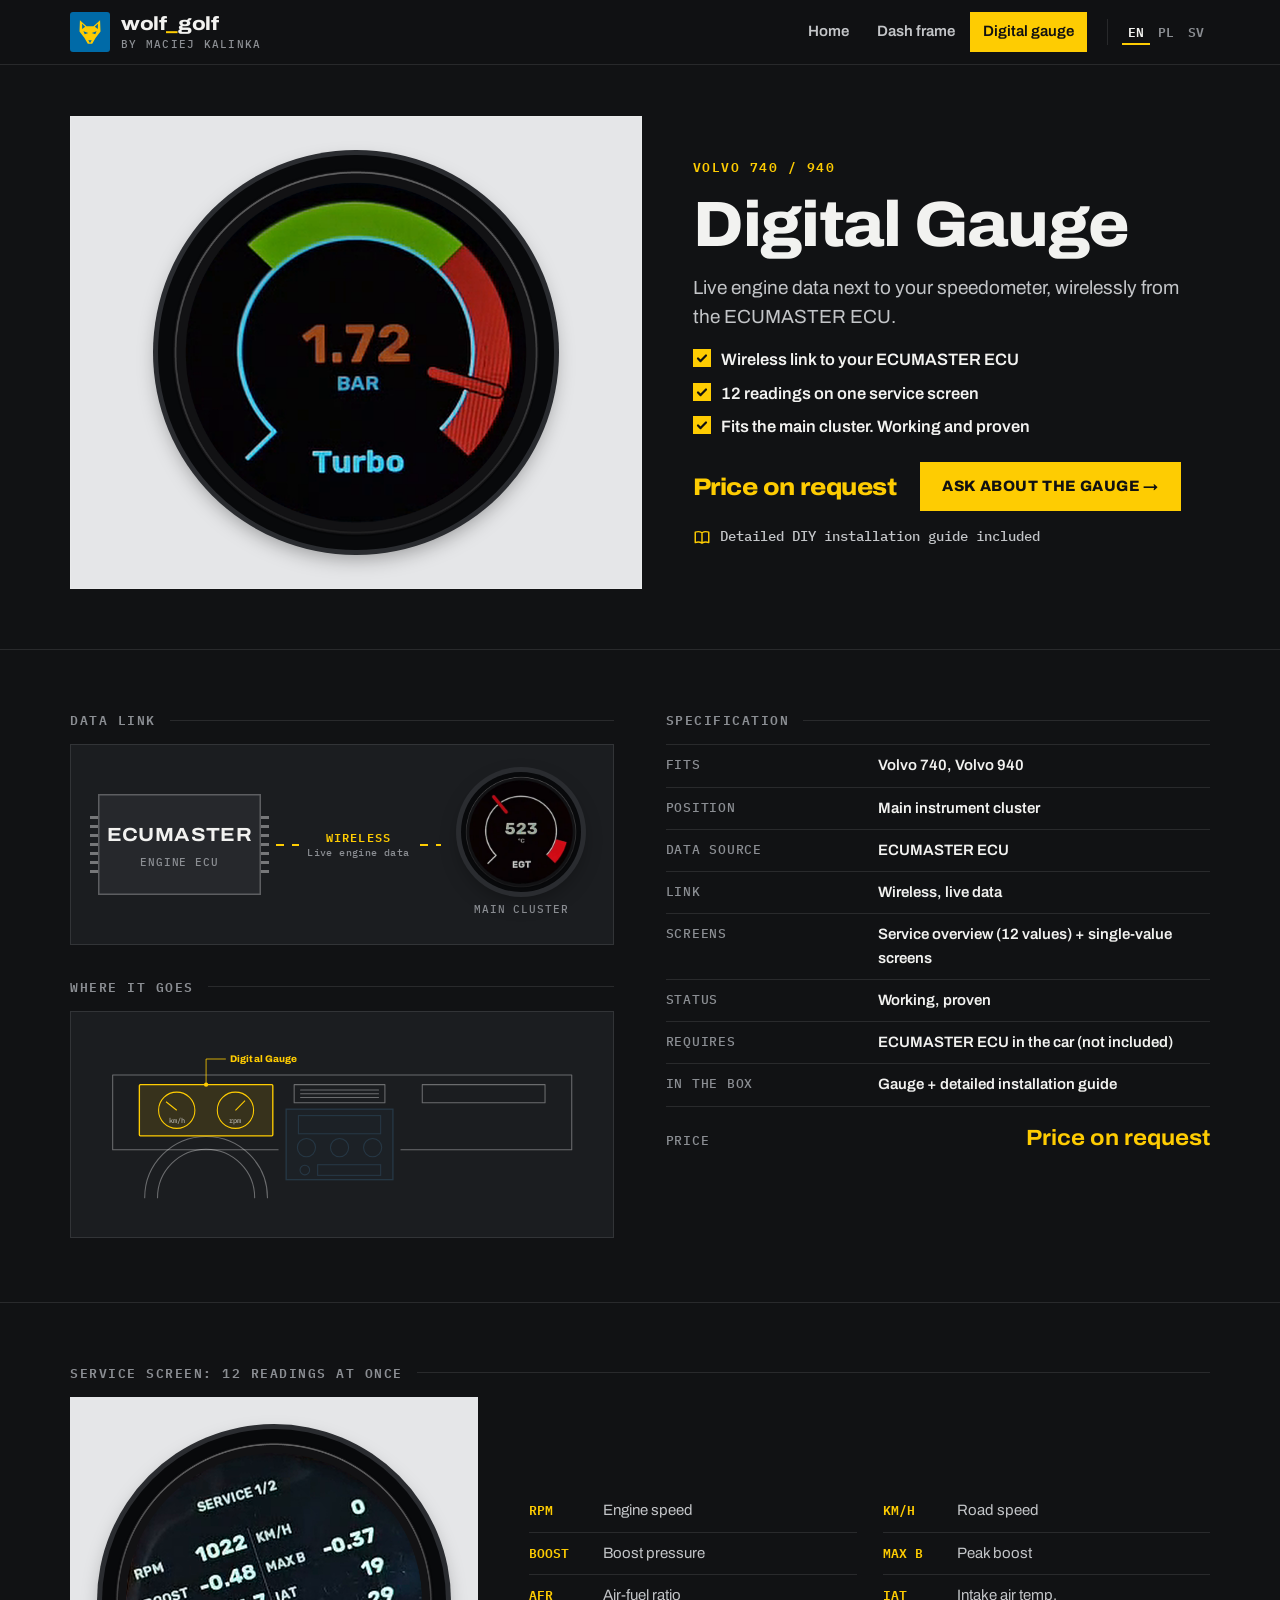
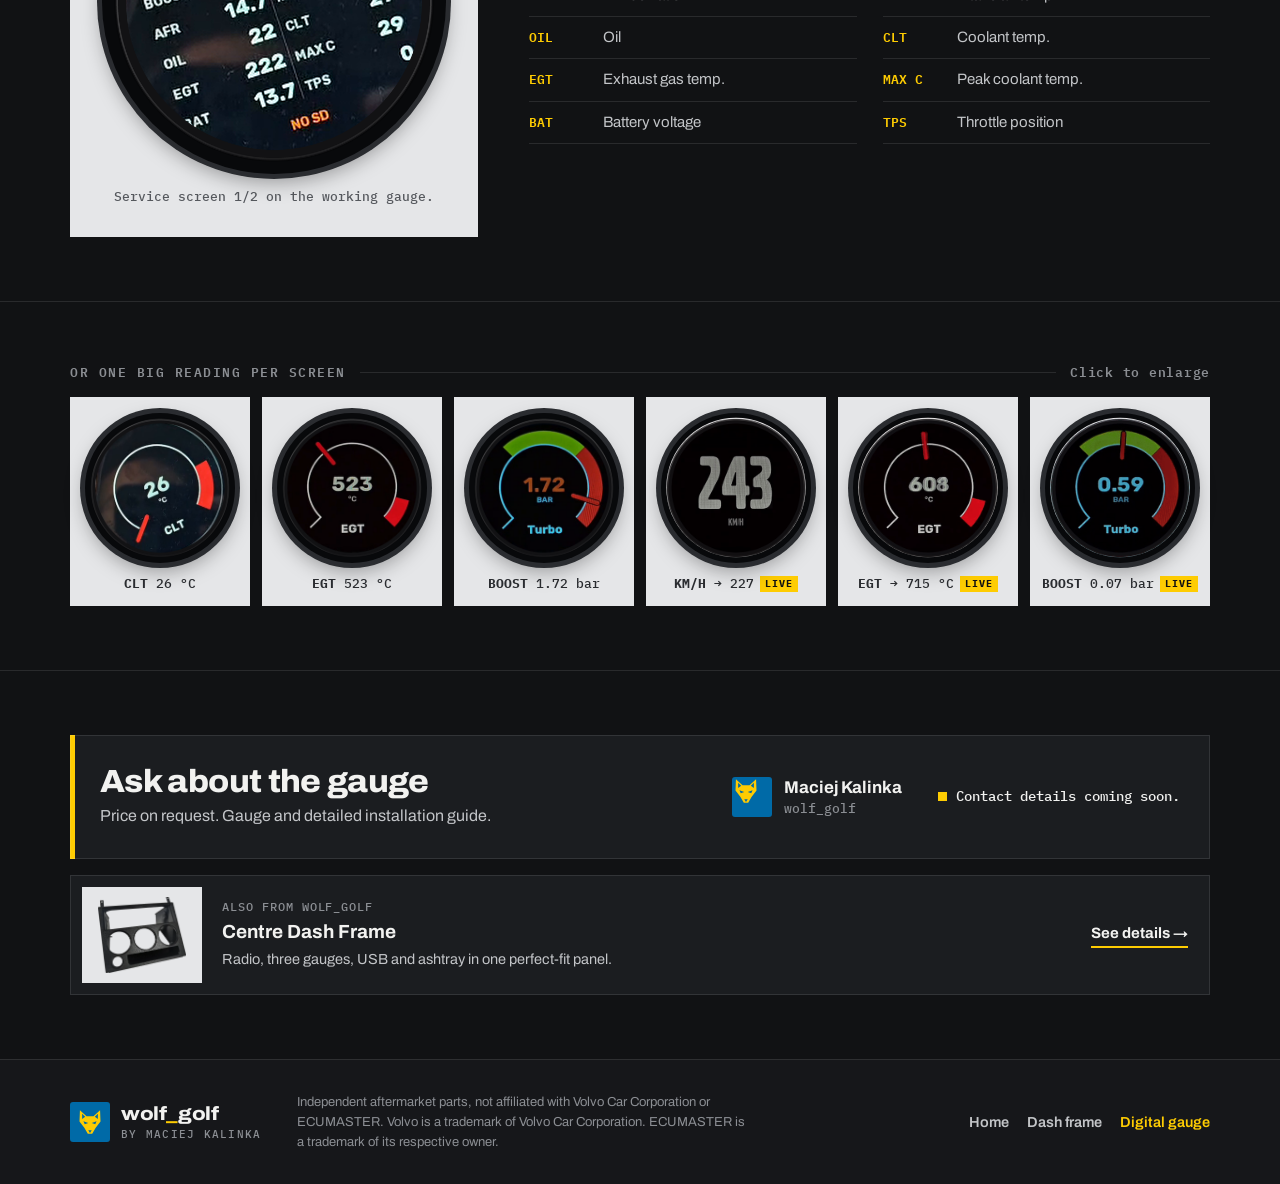
<file: gauge.html>
<!doctype html>
<html lang="en">
<head>
<meta charset="utf-8">
<meta name="viewport" content="width=device-width, initial-scale=1, viewport-fit=cover">
<title>Digital Gauge · Volvo 740 / 940 · wolf_golf</title>
<meta name="description" content="Digital gauge for the main instrument cluster of the Volvo 740 and 940. Live engine data, wirelessly from an ECUMASTER ECU. DIY installation guide included.">
<link rel="canonical" href="https://seler09.github.io/wolf-golf-volvo/gauge.html">
<link rel="alternate" hreflang="en" href="https://seler09.github.io/wolf-golf-volvo/gauge.html">
<link rel="alternate" hreflang="pl" href="https://seler09.github.io/wolf-golf-volvo/pl/gauge.html">
<link rel="alternate" hreflang="sv" href="https://seler09.github.io/wolf-golf-volvo/sv/gauge.html">
<link rel="alternate" hreflang="x-default" href="https://seler09.github.io/wolf-golf-volvo/gauge.html">
<meta property="og:type" content="website">
<meta property="og:site_name" content="wolf_golf">
<meta property="og:title" content="Digital Gauge · Volvo 740 / 940 · wolf_golf">
<meta property="og:description" content="Digital gauge for the main instrument cluster of the Volvo 740 and 940. Live engine data, wirelessly from an ECUMASTER ECU. DIY installation guide included.">
<meta property="og:locale" content="en_GB">
<meta property="og:locale:alternate" content="pl_PL">
<meta property="og:locale:alternate" content="sv_SE">
<meta property="og:url" content="https://seler09.github.io/wolf-golf-volvo/gauge.html">
<meta property="og:image" content="https://seler09.github.io/wolf-golf-volvo/img/gauge-5.png">
<meta property="og:image:alt" content="The digital gauge showing turbo boost, 1.72 bar">
<meta name="twitter:card" content="summary_large_image">
<meta name="theme-color" content="#111214">
<link rel="icon" type="image/svg+xml" href="data:image/svg+xml,%3Csvg xmlns='http://www.w3.org/2000/svg' viewBox='0 0 64 64'%3E%3Crect width='64' height='64' rx='14' fill='%23006aa7'/%3E%3Cg transform='translate(8 8) scale(.75)'%3E%3Cpath fill='%23fecc02' d='M9 5L24 19L40 19L55 5L56 31L45 45L37 59L27 59L19 45L8 31Z'/%3E%3Cpath fill='%23006aa7' d='M17 30L28 34L20 37ZM47 30L36 34L44 37ZM28 51L36 51L32 57ZM14 13L21 20L14 25ZM50 13L43 20L50 25Z'/%3E%3C/g%3E%3C/svg%3E">
<link rel="preconnect" href="https://fonts.googleapis.com">
<link rel="preconnect" href="https://fonts.gstatic.com" crossorigin>
<link rel="stylesheet" href="https://fonts.googleapis.com/css2?family=Archivo:wdth,wght@62..125,100..900&amp;family=IBM+Plex+Mono:wght@400;500;600&amp;display=swap">
<link rel="stylesheet" href="styles.css">
</head>
<body>
<svg width="0" height="0" style="position:absolute" aria-hidden="true" focusable="false"><defs><symbol id="wolf" viewBox="0 0 64 64"><path fill="#fecc02" d="M9 5 L24 19 L40 19 L55 5 L56 31 L45 45 L37 59 L27 59 L19 45 L8 31 Z"/><path fill="#006aa7" d="M17 30 L28 34 L20 37 Z M47 30 L36 34 L44 37 Z M28 51 L36 51 L32 57 Z M14 13 L21 20 L14 25 Z M50 13 L43 20 L50 25 Z"/></symbol><symbol id="book" viewBox="0 0 20 20"><path d="M2.5 4.6 C5.6 3.6 7.9 3.9 10 5.3 C12.1 3.9 14.4 3.6 17.5 4.6 V16.2 C14.4 15.2 12.1 15.5 10 16.9 C7.9 15.5 5.6 15.2 2.5 16.2 Z M10 5.3 V16.9"/></symbol></defs></svg>
<a class="skip" href="#main">Skip to content</a>
<header class="top">
<div class="wrap">
<a class="lockup" href="index.html" aria-label="wolf_golf by Maciej Kalinka, home"><span class="mark"><svg aria-hidden="true"><use href="#wolf"/></svg></span><span class="word"><b>wolf<i>_</i>golf</b><small>by Maciej Kalinka</small></span></a>
<nav class="nav" aria-label="Main"><a href="index.html">Home</a><a href="frame.html">Dash frame</a><a href="gauge.html" aria-current="page">Digital gauge</a></nav>
<nav class="lang" aria-label="Language">
<a href="gauge.html" hreflang="en" lang="en" aria-current="true">EN<span class="sr-only"> English</span></a>
<a href="pl/gauge.html" hreflang="pl" lang="pl">PL<span class="sr-only"> Polski</span></a>
<a href="sv/gauge.html" hreflang="sv" lang="sv">SV<span class="sr-only"> Svenska</span></a>
</nav>
</div>
</header>
<main id="main">

<section class="p-hero">
<div class="wrap p-grid">
<a class="plate big" href="img/gauge-5.png" data-lb data-round data-cap="BOOST 1.72 bar"><span class="gw-big"><span class="dial"><img src="img/gauge-5.png" alt="The digital gauge showing turbo boost, 1.72 bar" width="640" height="640" fetchpriority="high"></span></span></a>
<div class="p-copy">
<p class="eyebrow">Volvo 740 / 940</p>
<h1>Digital Gauge</h1>
<p class="lead">Live engine data next to your speedometer, wirelessly from the ECUMASTER ECU.</p>
<ul class="ticks"><li>Wireless link to your ECUMASTER ECU</li><li>12 readings on one service screen</li><li>Fits the main cluster. Working and proven</li></ul>
<div class="buy"><span class="price req">Price on request</span><a class="btn" href="#contact">Ask about the gauge →</a></div>
<p class="note"><svg aria-hidden="true" viewBox="0 0 20 20"><use href="#book"/></svg>Detailed DIY installation guide included</p>
</div>
</div>
</section>

<section class="sec">
<div class="wrap two">
<div><h2 class="sh"><span>Data link</span></h2>
<div class="link" role="img" aria-label="Diagram: the ECUMASTER ECU sends live engine data wirelessly to the digital gauge in the main instrument cluster">
<div class="ecu"><b>ECUMASTER</b><small>Engine ECU</small></div>
<div class="air" aria-hidden="true"><span class="track"></span><span class="lbl">Wireless<small>Live engine data</small></span></div>
<div class="link-col"><span class="dial"><img src="img/gauge-3.png" alt="" width="640" height="640" loading="lazy"></span><small>Main cluster</small></div>
</div>
<h2 class="sh"><span>Where it goes</span></h2><figure class="box-fig"><svg class="dash" viewBox="0 0 900 290" role="img" aria-label="Dashboard diagram: the digital gauge sits in the main instrument cluster behind the steering wheel, the frame sits in the centre of the dashboard">
<path class="ln" d="M20 60 H880 M20 60 V200 M880 60 V200 M20 200 H330 M560 200 H880"/>
<path class="ln" d="M80 290 A115 115 0 0 1 310 290 M104 290 A91 91 0 0 1 286 290"/>
<rect class="ln" x="360" y="78" width="170" height="34" rx="0"/><path class="ln" d="M372 88 H518 M372 95 H518 M372 102 H518"/>
<rect class="ln" x="600" y="78" width="230" height="34" rx="0"/>
<g class="z"><rect class="gz" x="70" y="78" width="250" height="96" rx="2"/>
<circle class="gl" cx="140" cy="126" r="34"/><circle class="gl" cx="250" cy="126" r="34"/><path class="gl" d="M140 126 l-20 -16 M250 126 l18 -18"/>
<text x="140" y="150" text-anchor="middle">km/h</text><text x="250" y="150" text-anchor="middle">rpm</text></g>
<g class="z muted"><rect class="fz" x="345" y="124" width="200" height="132" rx="0"/><rect class="fl" x="368" y="136" width="154" height="34"/>
<circle class="fl" cx="383" cy="196" r="17"/><circle class="fl" cx="445" cy="196" r="17"/><circle class="fl" cx="507" cy="196" r="17"/>
<circle class="fl" cx="380" cy="238" r="9"/><rect class="fl" x="404" y="228" width="118" height="20"/></g>
<path class="lead g" d="M195 78 V30 H232"/><circle class="dot g" cx="195" cy="78" r="4"/><text class="lbl g" x="240" y="36">Digital Gauge</text>
</svg></figure></div>
<div><h2 class="sh"><span>Specification</span></h2><dl class="spec"><div><dt>Fits</dt><dd>Volvo 740, Volvo 940</dd></div><div><dt>Position</dt><dd>Main instrument cluster</dd></div><div><dt>Data source</dt><dd>ECUMASTER ECU</dd></div><div><dt>Link</dt><dd>Wireless, live data</dd></div><div><dt>Screens</dt><dd>Service overview (12 values) + single-value screens</dd></div><div><dt>Status</dt><dd>Working, proven</dd></div><div><dt>Requires</dt><dd>ECUMASTER ECU in the car (not included)</dd></div><div><dt>In the box</dt><dd>Gauge + detailed installation guide</dd></div></dl><div class="pr-row"><span>Price</span><b>Price on request</b></div></div>
</div>
</section>

<section class="sec">
<div class="wrap">
<h2 class="sh"><span>Service screen: 12 readings at once</span></h2>
<div class="svc">
<figure><a href="img/gauge-1.png" data-lb data-round data-cap="Service screen 1/2 on the working gauge."><span class="dial"><img src="img/gauge-1.png" alt="Service screen 1 of 2: RPM 1022, boost -0.48, AFR 14.7, oil 22, EGT 222, battery 13.7, speed 0 km/h, peak boost -0.37, intake air 19, coolant 29, peak coolant 29, throttle 0, NO SD" width="640" height="640" loading="lazy"></span></a><figcaption>Service screen 1/2 on the working gauge.</figcaption></figure>
<dl class="readings"><div><dt>RPM</dt><dd>Engine speed</dd></div><div><dt>KM/H</dt><dd>Road speed</dd></div><div><dt>BOOST</dt><dd>Boost pressure</dd></div><div><dt>MAX B</dt><dd>Peak boost</dd></div><div><dt>AFR</dt><dd>Air-fuel ratio</dd></div><div><dt>IAT</dt><dd>Intake air temp.</dd></div><div><dt>OIL</dt><dd>Oil</dd></div><div><dt>CLT</dt><dd>Coolant temp.</dd></div><div><dt>EGT</dt><dd>Exhaust gas temp.</dd></div><div><dt>MAX C</dt><dd>Peak coolant temp.</dd></div><div><dt>BAT</dt><dd>Battery voltage</dd></div><div><dt>TPS</dt><dd>Throttle position</dd></div></dl>
</div>
</div>
</section>

<section class="sec">
<div class="wrap">
<h2 class="sh"><span>Or one big reading per screen</span><small>Click to enlarge</small></h2>
<div class="screens"><figure><a href="img/gauge-2.png" data-lb data-round data-cap="CLT 26 °C"><span class="dial"><img src="img/gauge-2.png" alt="Coolant temperature screen reading 26 °C" width="640" height="640" loading="lazy"></span></a><figcaption><b>CLT</b> 26 °C</figcaption></figure><figure><a href="img/gauge-3.png" data-lb data-round data-cap="EGT 523 °C"><span class="dial"><img src="img/gauge-3.png" alt="Exhaust gas temperature screen reading 523 °C" width="640" height="640" loading="lazy"></span></a><figcaption><b>EGT</b> 523 °C</figcaption></figure><figure><a href="img/gauge-5.png" data-lb data-round data-cap="BOOST 1.72 bar"><span class="dial"><img src="img/gauge-5.png" alt="Turbo boost screen reading 1.72 bar" width="640" height="640" loading="lazy"></span></a><figcaption><b>BOOST</b> 1.72 bar</figcaption></figure><figure><a href="img/gauge-4.gif" data-lb data-round data-cap="KM/H → 227 · LIVE"><span class="dial"><img src="img/gauge-4.gif" alt="Animated speed screen counting up to 227 km/h" width="360" height="360" loading="lazy"></span></a><figcaption><b>KM/H</b> → 227<span class=live>LIVE</span></figcaption></figure><figure><a href="img/gauge-6.gif" data-lb data-round data-cap="EGT → 715 °C · LIVE"><span class="dial"><img src="img/gauge-6.gif" alt="Animated exhaust gas temperature screen reaching 715 °C" width="360" height="360" loading="lazy"></span></a><figcaption><b>EGT</b> → 715 °C<span class=live>LIVE</span></figcaption></figure><figure><a href="img/gauge-7.gif" data-lb data-round data-cap="BOOST 0.07 bar · LIVE"><span class="dial"><img src="img/gauge-7.gif" alt="Animated turbo boost screen, 0.07 bar" width="360" height="360" loading="lazy"></span></a><figcaption><b>BOOST</b> 0.07 bar<span class=live>LIVE</span></figcaption></figure></div>
</div>
</section>

<section class="sec">
<div class="wrap">
<div class="order-box" id="contact"><div><h2>Ask about the gauge</h2><p>Price on request. Gauge and detailed installation guide.</p></div><div class="who"><span class="mark"><svg aria-hidden="true"><use href="#wolf"/></svg></span><div><b>Maciej Kalinka</b><span>wolf_golf</span></div></div><p class="soon">Contact details coming soon.</p></div>
<a class="other" href="frame.html"><span class="th"><img src="img/front-cutout-cut.webp" alt="" width="1436" height="1248" loading="lazy"></span><span class="ot"><small>Also from wolf_golf</small><b>Centre Dash Frame</b><span>Radio, three gauges, USB and ashtray in one perfect-fit panel.</span></span><span class="go">See details →</span></a>
</div>
</section>

</main>
<footer class="site-foot">
<div class="wrap">
<a class="lockup" href="index.html" aria-label="wolf_golf by Maciej Kalinka, home"><span class="mark"><svg aria-hidden="true"><use href="#wolf"/></svg></span><span class="word"><b>wolf<i>_</i>golf</b><small>by Maciej Kalinka</small></span></a>
<p>Independent aftermarket parts, not affiliated with Volvo Car Corporation or ECUMASTER. Volvo is a trademark of Volvo Car Corporation. ECUMASTER is a trademark of its respective owner.</p>
<nav class="f-nav" aria-label="Site"><a href="index.html">Home</a><a href="frame.html">Dash frame</a><a href="gauge.html" aria-current="page">Digital gauge</a></nav>
</div>
</footer>
<dialog class="lb" id="lb" aria-label="Photo viewer"><div class="lb-bar"><span class="lb-count" aria-live="polite"></span><button type="button" data-lb-close>Close <span aria-hidden="true">✕</span></button></div><div class="lb-stage"><button type="button" class="lb-nav lb-prev" data-lb-prev aria-label="Previous photo">←</button><div class="lb-frame"><img alt=""></div><button type="button" class="lb-nav lb-next" data-lb-next aria-label="Next photo">→</button></div><p class="lb-cap"></p></dialog>
<script src="site.js" defer></script>
</body>
</html>
</file>
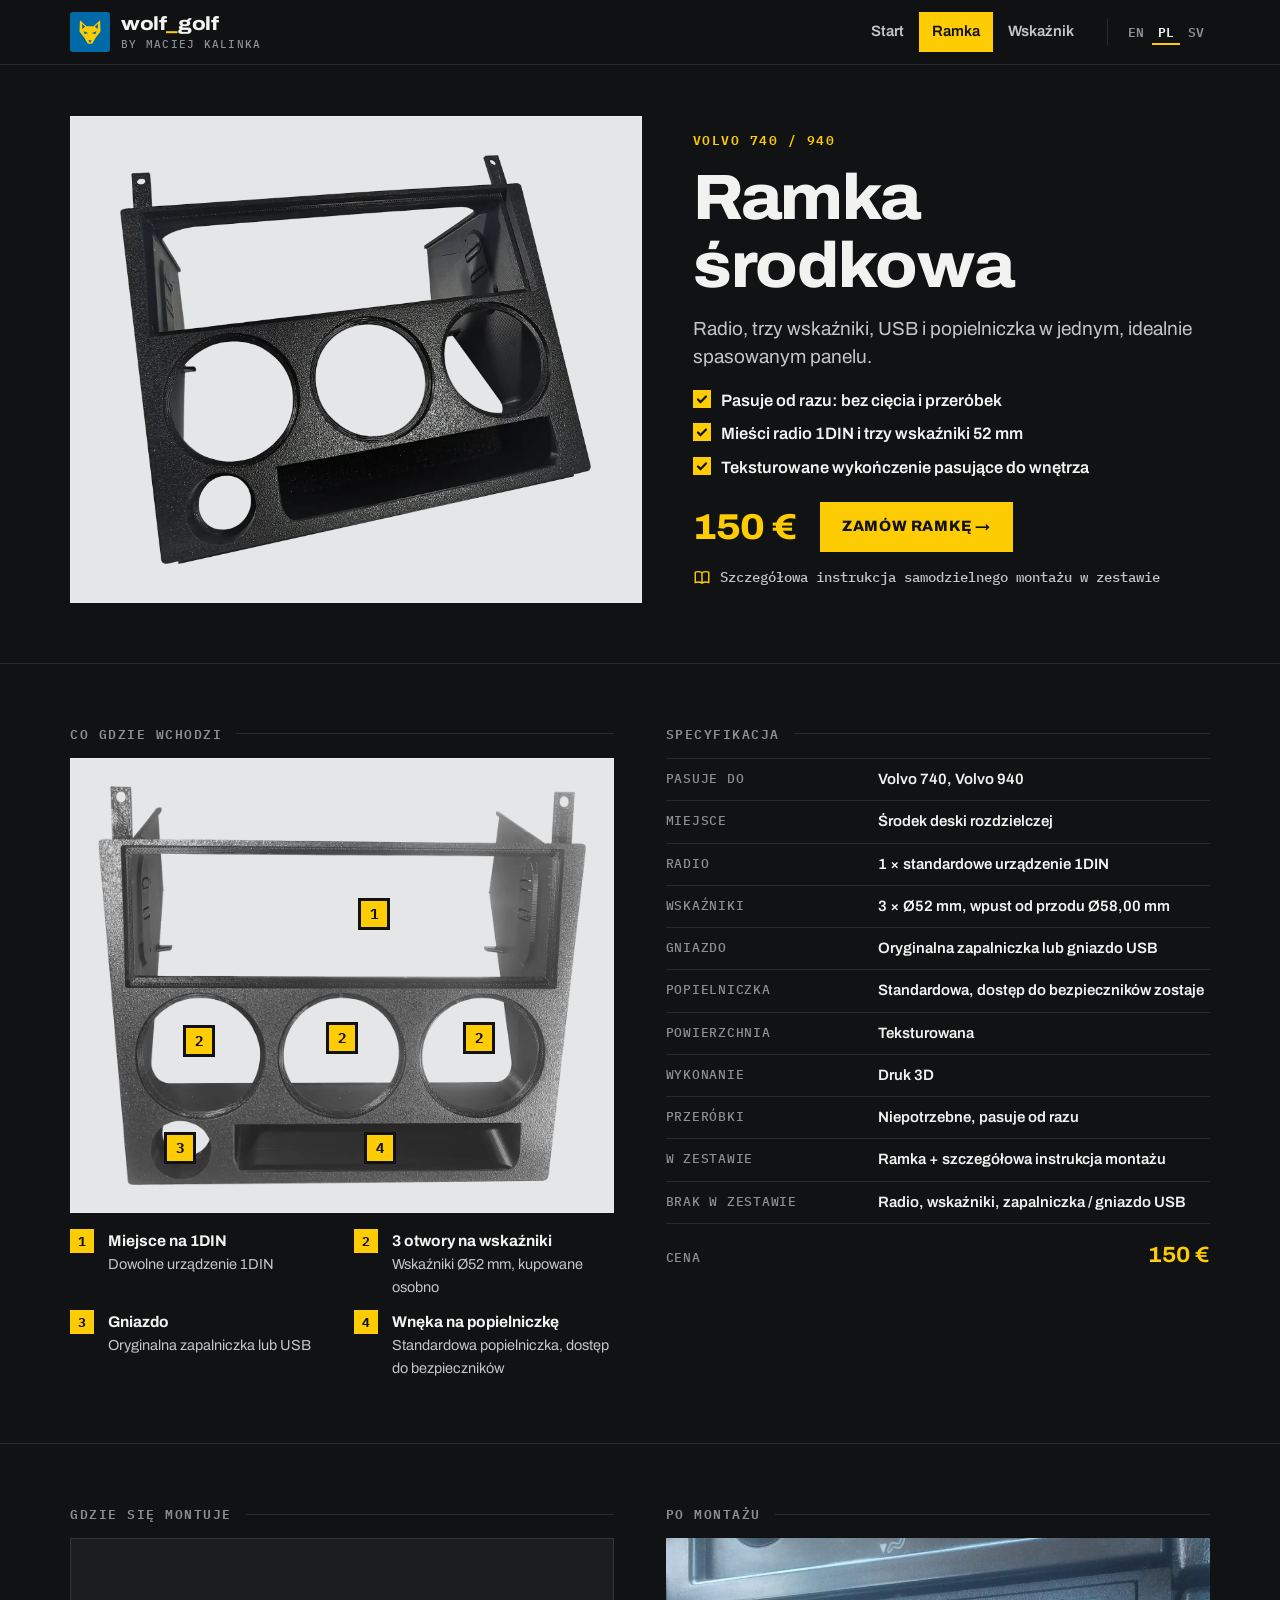
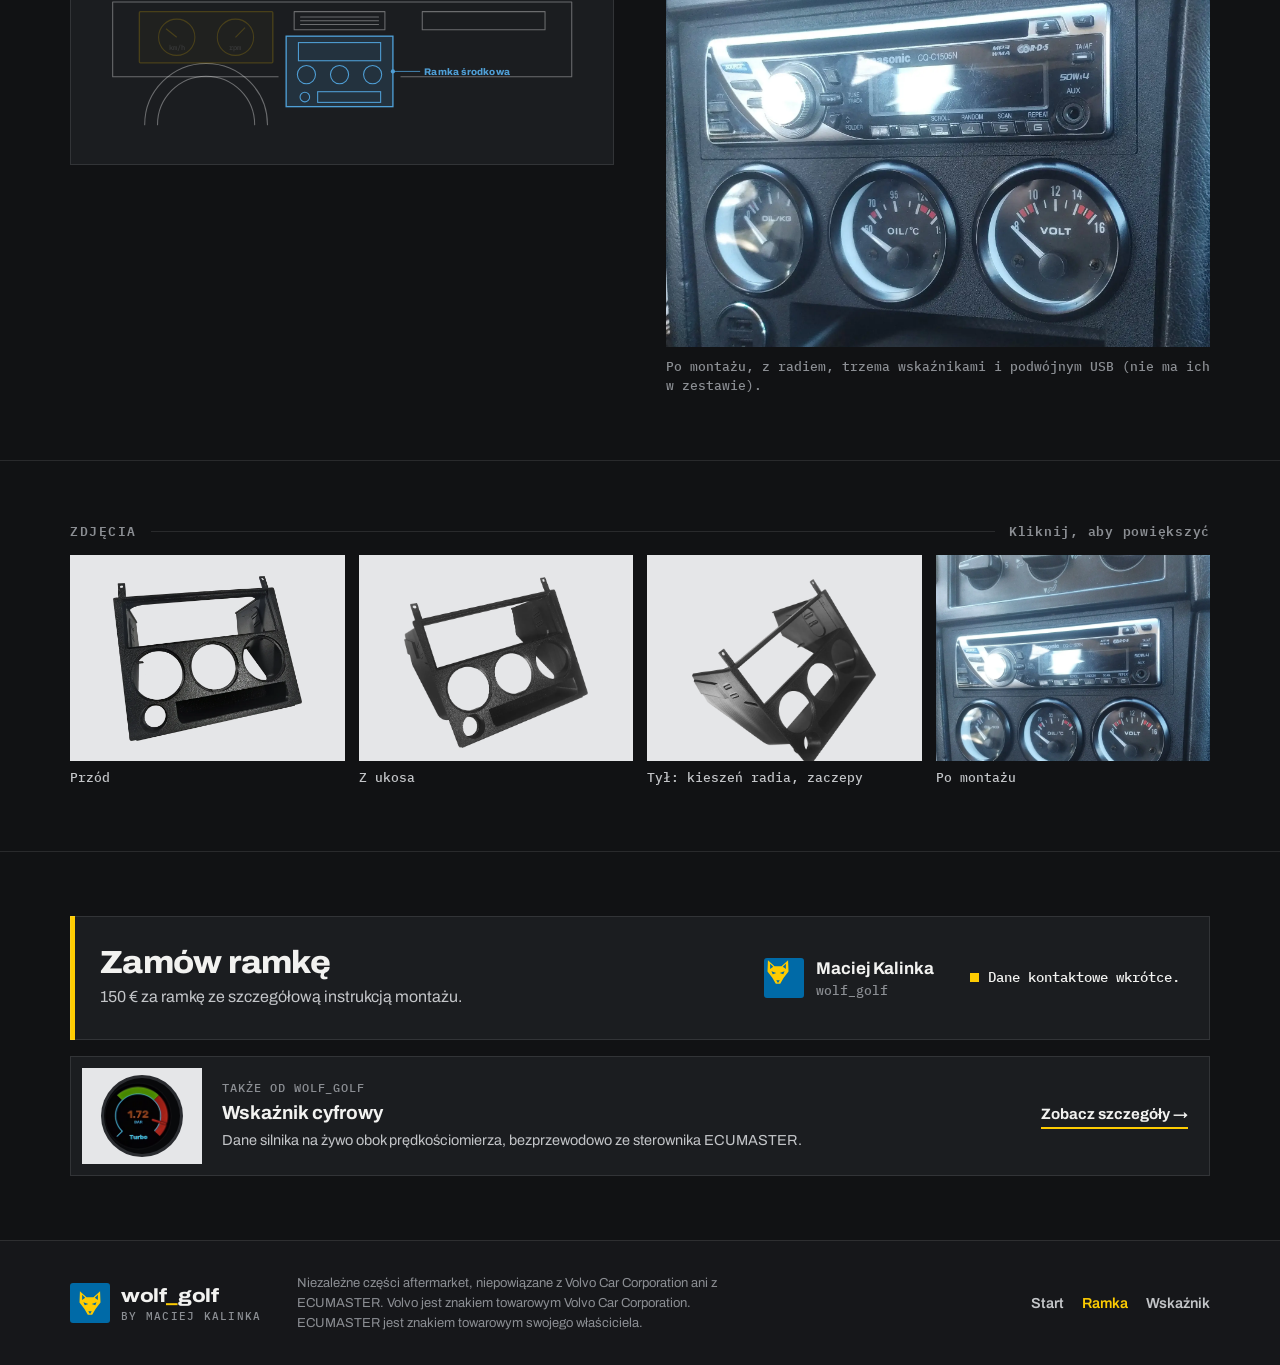
<file: pl/frame.html>
<!doctype html>
<html lang="pl">
<head>
<meta charset="utf-8">
<meta name="viewport" content="width=device-width, initial-scale=1, viewport-fit=cover">
<title>Ramka środkowa · Volvo 740 / 940 · wolf_golf</title>
<meta name="description" content="Ramka środkowa do Volvo 740 i 940: 1DIN, 3 wskaźniki 52 mm, zapalniczka lub USB, standardowa popielniczka. Bez przeróbek, instrukcja montażu w zestawie. 150 €.">
<link rel="canonical" href="https://seler09.github.io/wolf-golf-volvo/pl/frame.html">
<link rel="alternate" hreflang="en" href="https://seler09.github.io/wolf-golf-volvo/frame.html">
<link rel="alternate" hreflang="pl" href="https://seler09.github.io/wolf-golf-volvo/pl/frame.html">
<link rel="alternate" hreflang="sv" href="https://seler09.github.io/wolf-golf-volvo/sv/frame.html">
<link rel="alternate" hreflang="x-default" href="https://seler09.github.io/wolf-golf-volvo/frame.html">
<meta property="og:type" content="website">
<meta property="og:site_name" content="wolf_golf">
<meta property="og:title" content="Ramka środkowa · Volvo 740 / 940 · wolf_golf">
<meta property="og:description" content="Ramka środkowa do Volvo 740 i 940: 1DIN, 3 wskaźniki 52 mm, zapalniczka lub USB, standardowa popielniczka. Bez przeróbek, instrukcja montażu w zestawie. 150 €.">
<meta property="og:locale" content="pl_PL">
<meta property="og:locale:alternate" content="en_GB">
<meta property="og:locale:alternate" content="sv_SE">
<meta property="og:url" content="https://seler09.github.io/wolf-golf-volvo/pl/frame.html">
<meta property="og:image" content="https://seler09.github.io/wolf-golf-volvo/img/installed.webp">
<meta property="og:image:alt" content="Ramka zamontowana w aucie z radiem Panasonic 1DIN, trzema analogowymi wskaźnikami ciśnienia oleju, temperatury oleju i napięcia, podwójnym gniazdem USB i pustą wnęką na popielniczkę">
<meta name="twitter:card" content="summary_large_image">
<meta name="theme-color" content="#111214">
<link rel="icon" type="image/svg+xml" href="data:image/svg+xml,%3Csvg xmlns='http://www.w3.org/2000/svg' viewBox='0 0 64 64'%3E%3Crect width='64' height='64' rx='14' fill='%23006aa7'/%3E%3Cg transform='translate(8 8) scale(.75)'%3E%3Cpath fill='%23fecc02' d='M9 5L24 19L40 19L55 5L56 31L45 45L37 59L27 59L19 45L8 31Z'/%3E%3Cpath fill='%23006aa7' d='M17 30L28 34L20 37ZM47 30L36 34L44 37ZM28 51L36 51L32 57ZM14 13L21 20L14 25ZM50 13L43 20L50 25Z'/%3E%3C/g%3E%3C/svg%3E">
<link rel="preconnect" href="https://fonts.googleapis.com">
<link rel="preconnect" href="https://fonts.gstatic.com" crossorigin>
<link rel="stylesheet" href="https://fonts.googleapis.com/css2?family=Archivo:wdth,wght@62..125,100..900&amp;family=IBM+Plex+Mono:wght@400;500;600&amp;display=swap">
<link rel="stylesheet" href="../styles.css">
</head>
<body>
<svg width="0" height="0" style="position:absolute" aria-hidden="true" focusable="false"><defs><symbol id="wolf" viewBox="0 0 64 64"><path fill="#fecc02" d="M9 5 L24 19 L40 19 L55 5 L56 31 L45 45 L37 59 L27 59 L19 45 L8 31 Z"/><path fill="#006aa7" d="M17 30 L28 34 L20 37 Z M47 30 L36 34 L44 37 Z M28 51 L36 51 L32 57 Z M14 13 L21 20 L14 25 Z M50 13 L43 20 L50 25 Z"/></symbol><symbol id="book" viewBox="0 0 20 20"><path d="M2.5 4.6 C5.6 3.6 7.9 3.9 10 5.3 C12.1 3.9 14.4 3.6 17.5 4.6 V16.2 C14.4 15.2 12.1 15.5 10 16.9 C7.9 15.5 5.6 15.2 2.5 16.2 Z M10 5.3 V16.9"/></symbol></defs></svg>
<a class="skip" href="#main">Przejdź do treści</a>
<header class="top">
<div class="wrap">
<a class="lockup" href="index.html" aria-label="wolf_golf by Maciej Kalinka, strona główna"><span class="mark"><svg aria-hidden="true"><use href="#wolf"/></svg></span><span class="word"><b>wolf<i>_</i>golf</b><small>by Maciej Kalinka</small></span></a>
<nav class="nav" aria-label="Menu główne"><a href="index.html">Start</a><a href="frame.html" aria-current="page">Ramka</a><a href="gauge.html">Wskaźnik</a></nav>
<nav class="lang" aria-label="Język">
<a href="../frame.html" hreflang="en" lang="en">EN<span class="sr-only"> English</span></a>
<a href="frame.html" hreflang="pl" lang="pl" aria-current="true">PL<span class="sr-only"> Polski</span></a>
<a href="../sv/frame.html" hreflang="sv" lang="sv">SV<span class="sr-only"> Svenska</span></a>
</nav>
</div>
</header>
<main id="main">

<section class="p-hero">
<div class="wrap p-grid">
<a class="plate big" href="../img/front-cutout-cut.webp" data-lb data-cap="Przód"><img src="../img/front-cutout-cut.webp" alt="Ramka środkowa w czarnej teksturze, widok od przodu pod lekkim kątem" width="1436" height="1248" fetchpriority="high"></a>
<div class="p-copy">
<p class="eyebrow">Volvo 740 / 940</p>
<h1>Ramka środkowa</h1>
<p class="lead">Radio, trzy wskaźniki, USB i popielniczka w jednym, idealnie spasowanym panelu.</p>
<ul class="ticks"><li>Pasuje od razu: bez cięcia i przeróbek</li><li>Mieści radio 1DIN i trzy wskaźniki 52 mm</li><li>Teksturowane wykończenie pasujące do wnętrza</li></ul>
<div class="buy"><span class="price">150 €</span><a class="btn" href="#contact">Zamów ramkę →</a></div>
<p class="note"><svg aria-hidden="true" viewBox="0 0 20 20"><use href="#book"/></svg>Szczegółowa instrukcja samodzielnego montażu w zestawie</p>
</div>
</div>
</section>

<section class="sec">
<div class="wrap two">
<div><h2 class="sh"><span>Co gdzie wchodzi</span></h2>
<div class="plate hot"><span class="in"><img src="../img/front-cut.webp" alt="Ramka od przodu z numerowanymi znacznikami: 1 miejsce na 1DIN, 2 trzy otwory na wskaźniki, 3 okrągły otwór na gniazdo, 4 wnęka na popielniczkę" width="1224" height="1000" loading="lazy"><span class="pin" style="left:56.5%;top:32.0%" aria-hidden="true">1</span><span class="pin" style="left:20.7%;top:63.8%" aria-hidden="true">2</span><span class="pin" style="left:50.0%;top:63.2%" aria-hidden="true">2</span><span class="pin" style="left:78.0%;top:63.2%" aria-hidden="true">2</span><span class="pin" style="left:16.7%;top:90.8%" aria-hidden="true">3</span><span class="pin" style="left:57.8%;top:90.8%" aria-hidden="true">4</span></span></div>
<ol class="legend"><li><span class="n" aria-hidden="true">1</span><span><b>Miejsce na 1DIN</b>Dowolne urządzenie 1DIN</span></li><li><span class="n" aria-hidden="true">2</span><span><b>3 otwory na wskaźniki</b>Wskaźniki Ø52 mm, kupowane osobno</span></li><li><span class="n" aria-hidden="true">3</span><span><b>Gniazdo</b>Oryginalna zapalniczka lub USB</span></li><li><span class="n" aria-hidden="true">4</span><span><b>Wnęka na popielniczkę</b>Standardowa popielniczka, dostęp do bezpieczników</span></li></ol></div>
<div><h2 class="sh"><span>Specyfikacja</span></h2><dl class="spec"><div><dt>Pasuje do</dt><dd>Volvo 740, Volvo 940</dd></div><div><dt>Miejsce</dt><dd>Środek deski rozdzielczej</dd></div><div><dt>Radio</dt><dd>1 × standardowe urządzenie 1DIN</dd></div><div><dt>Wskaźniki</dt><dd>3 × Ø52 mm, wpust od przodu Ø58,00 mm</dd></div><div><dt>Gniazdo</dt><dd>Oryginalna zapalniczka lub gniazdo USB</dd></div><div><dt>Popielniczka</dt><dd>Standardowa, dostęp do bezpieczników zostaje</dd></div><div><dt>Powierzchnia</dt><dd>Teksturowana</dd></div><div><dt>Wykonanie</dt><dd>Druk 3D</dd></div><div><dt>Przeróbki</dt><dd>Niepotrzebne, pasuje od razu</dd></div><div><dt>W zestawie</dt><dd>Ramka + szczegółowa instrukcja montażu</dd></div><div><dt>Brak w zestawie</dt><dd>Radio, wskaźniki, zapalniczka / gniazdo USB</dd></div></dl><div class="pr-row"><span>Cena</span><b>150 €</b></div></div>
</div>
</section>

<section class="sec">
<div class="wrap two">
<div><h2 class="sh"><span>Gdzie się montuje</span></h2><figure class="box-fig"><svg class="dash" viewBox="0 0 900 290" role="img" aria-label="Schemat deski rozdzielczej: wskaźnik cyfrowy trafia do zestawu zegarów za kierownicą, ramka na środek deski">
<path class="ln" d="M20 60 H880 M20 60 V200 M880 60 V200 M20 200 H330 M560 200 H880"/>
<path class="ln" d="M80 290 A115 115 0 0 1 310 290 M104 290 A91 91 0 0 1 286 290"/>
<rect class="ln" x="360" y="78" width="170" height="34" rx="0"/><path class="ln" d="M372 88 H518 M372 95 H518 M372 102 H518"/>
<rect class="ln" x="600" y="78" width="230" height="34" rx="0"/>
<g class="z muted"><rect class="gz" x="70" y="78" width="250" height="96" rx="2"/>
<circle class="gl" cx="140" cy="126" r="34"/><circle class="gl" cx="250" cy="126" r="34"/><path class="gl" d="M140 126 l-20 -16 M250 126 l18 -18"/>
<text x="140" y="150" text-anchor="middle">km/h</text><text x="250" y="150" text-anchor="middle">rpm</text></g>
<g class="z"><rect class="fz" x="345" y="124" width="200" height="132" rx="0"/><rect class="fl" x="368" y="136" width="154" height="34"/>
<circle class="fl" cx="383" cy="196" r="17"/><circle class="fl" cx="445" cy="196" r="17"/><circle class="fl" cx="507" cy="196" r="17"/>
<circle class="fl" cx="380" cy="238" r="9"/><rect class="fl" x="404" y="228" width="118" height="20"/></g>
<path class="lead f" d="M545 190 H596"/><circle class="dot f" cx="545" cy="190" r="4"/><text class="lbl f" x="604" y="196">Ramka środkowa</text>
</svg></figure></div>
<figure class="shot"><h2 class="sh"><span>Po montażu</span></h2><a href="../img/installed.webp" data-lb data-photo data-cap="Po montażu, z radiem, trzema wskaźnikami i podwójnym USB (nie ma ich w zestawie)."><img src="../img/installed.webp" alt="Ramka zamontowana w aucie z radiem Panasonic 1DIN, trzema analogowymi wskaźnikami ciśnienia oleju, temperatury oleju i napięcia, podwójnym gniazdem USB i pustą wnęką na popielniczkę" width="1796" height="1920" loading="lazy"></a><figcaption>Po montażu, z radiem, trzema wskaźnikami i podwójnym USB (nie ma ich w zestawie).</figcaption></figure>
</div>
</section>

<section class="sec">
<div class="wrap">
<h2 class="sh"><span>Zdjęcia</span><small>Kliknij, aby powiększyć</small></h2>
<div class="gallery"><a class="" href="../img/front-cutout-cut.webp" data-lb data-cap="Przód"><span class="ph"><img src="../img/front-cutout-cut.webp" alt="Ramka środkowa w czarnej teksturze, widok od przodu pod lekkim kątem" width="1436" height="1248" loading="lazy"></span><span class="cap">Przód</span></a><a class="" href="../img/angle-cut.webp" data-lb data-cap="Z ukosa"><span class="ph"><img src="../img/angle-cut.webp" alt="Ramka widziana z ukosa" width="1114" height="1032" loading="lazy"></span><span class="cap">Z ukosa</span></a><a class="" href="../img/rear-cut.webp" data-lb data-cap="Tył: kieszeń radia, zaczepy"><span class="ph"><img src="../img/rear-cut.webp" alt="Ramka od tyłu z kieszenią na radio i zaczepami montażowymi" width="1100" height="1116" loading="lazy"></span><span class="cap">Tył: kieszeń radia, zaczepy</span></a><a class="photo" href="../img/installed.webp" data-lb data-photo data-cap="Po montażu"><span class="ph"><img src="../img/installed.webp" alt="Ramka zamontowana w aucie z radiem Panasonic 1DIN, trzema analogowymi wskaźnikami ciśnienia oleju, temperatury oleju i napięcia, podwójnym gniazdem USB i pustą wnęką na popielniczkę" width="1796" height="1920" loading="lazy"></span><span class="cap">Po montażu</span></a></div>
</div>
</section>

<section class="sec">
<div class="wrap">
<div class="order-box" id="contact"><div><h2>Zamów ramkę</h2><p>150 € za ramkę ze szczegółową instrukcją montażu.</p></div><div class="who"><span class="mark"><svg aria-hidden="true"><use href="#wolf"/></svg></span><div><b>Maciej Kalinka</b><span>wolf_golf</span></div></div><p class="soon">Dane kontaktowe wkrótce.</p></div>
<a class="other" href="gauge.html"><span class="th"><span class="dial"><img src="../img/gauge-5.png" alt="" width="640" height="640" loading="lazy"></span></span><span class="ot"><small>Także od wolf_golf</small><b>Wskaźnik cyfrowy</b><span>Dane silnika na żywo obok prędkościomierza, bezprzewodowo ze sterownika ECUMASTER.</span></span><span class="go">Zobacz szczegóły →</span></a>
</div>
</section>

</main>
<footer class="site-foot">
<div class="wrap">
<a class="lockup" href="index.html" aria-label="wolf_golf by Maciej Kalinka, strona główna"><span class="mark"><svg aria-hidden="true"><use href="#wolf"/></svg></span><span class="word"><b>wolf<i>_</i>golf</b><small>by Maciej Kalinka</small></span></a>
<p>Niezależne części aftermarket, niepowiązane z Volvo Car Corporation ani z ECUMASTER. Volvo jest znakiem towarowym Volvo Car Corporation. ECUMASTER jest znakiem towarowym swojego właściciela.</p>
<nav class="f-nav" aria-label="Strona"><a href="index.html">Start</a><a href="frame.html" aria-current="page">Ramka</a><a href="gauge.html">Wskaźnik</a></nav>
</div>
</footer>
<dialog class="lb" id="lb" aria-label="Przeglądarka zdjęć"><div class="lb-bar"><span class="lb-count" aria-live="polite"></span><button type="button" data-lb-close>Zamknij <span aria-hidden="true">✕</span></button></div><div class="lb-stage"><button type="button" class="lb-nav lb-prev" data-lb-prev aria-label="Poprzednie zdjęcie">←</button><div class="lb-frame"><img alt=""></div><button type="button" class="lb-nav lb-next" data-lb-next aria-label="Następne zdjęcie">→</button></div><p class="lb-cap"></p></dialog>
<script src="../site.js" defer></script>
</body>
</html>
</file>
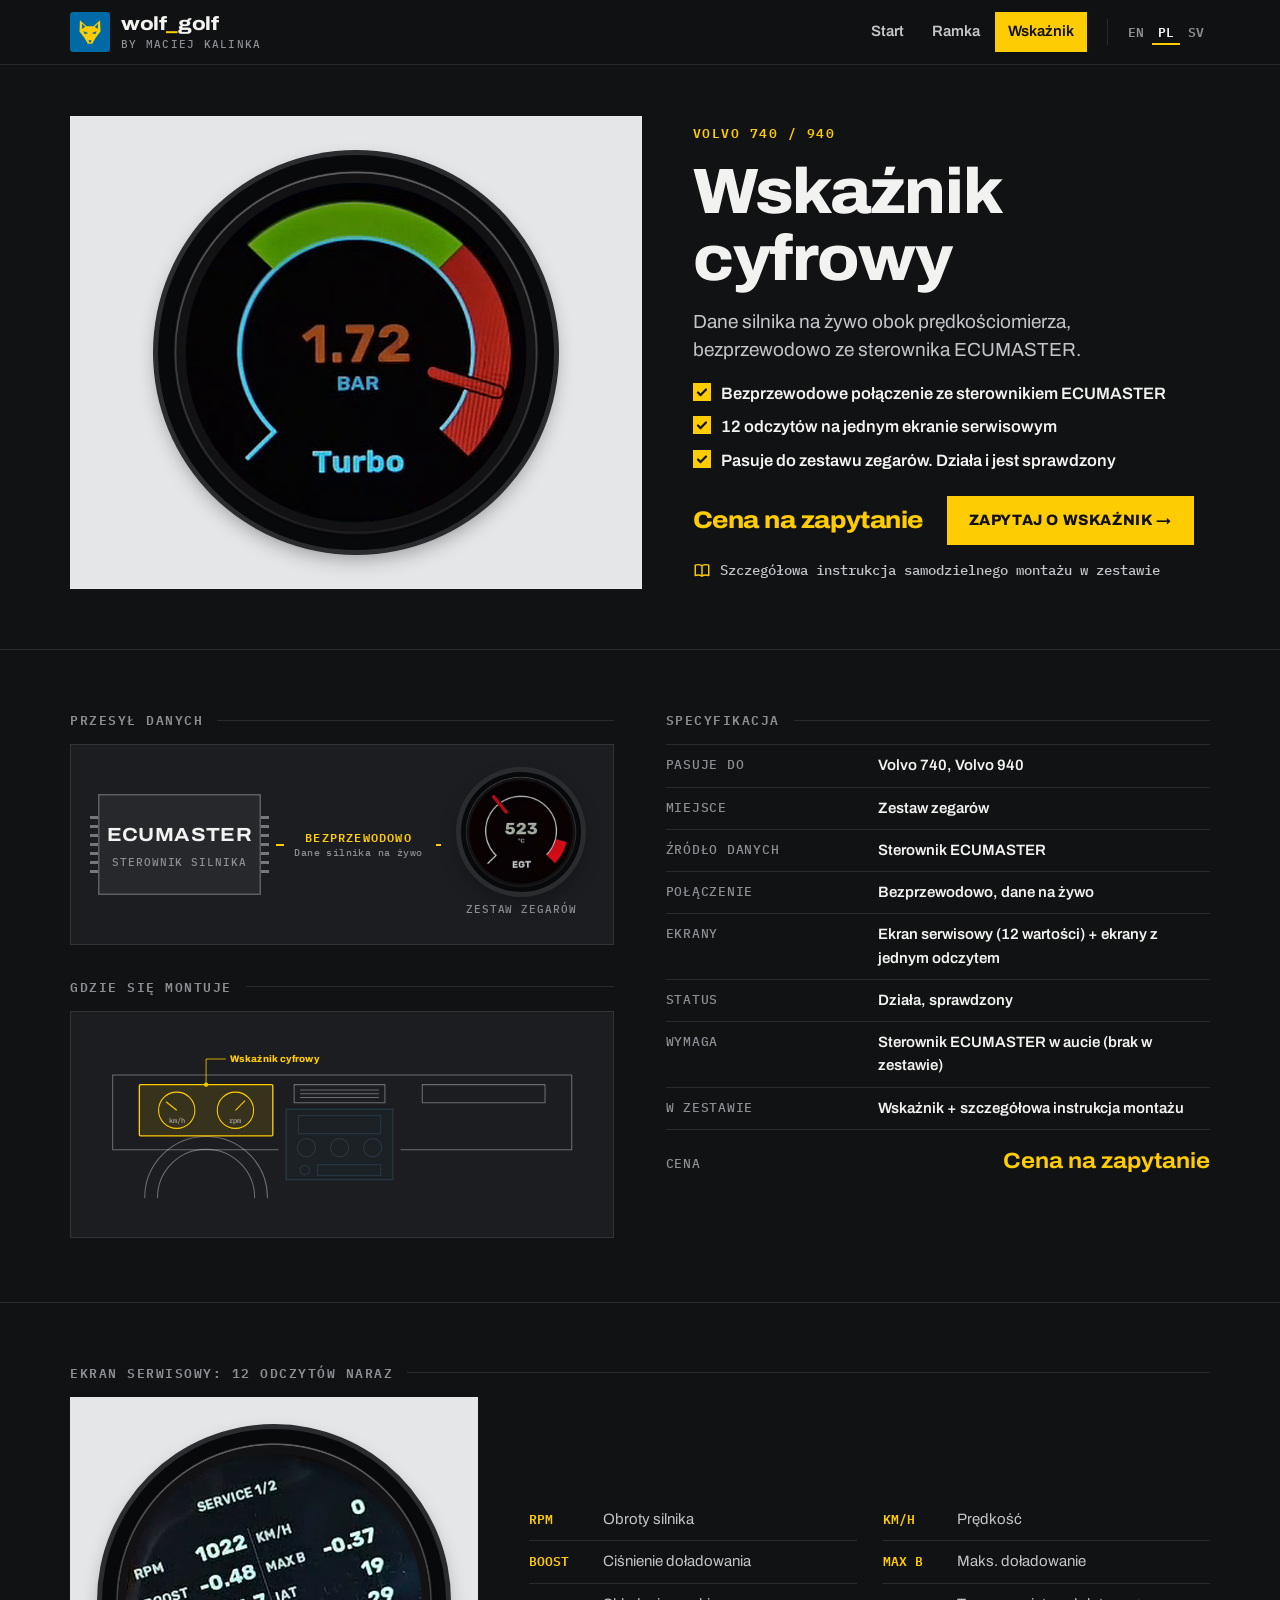
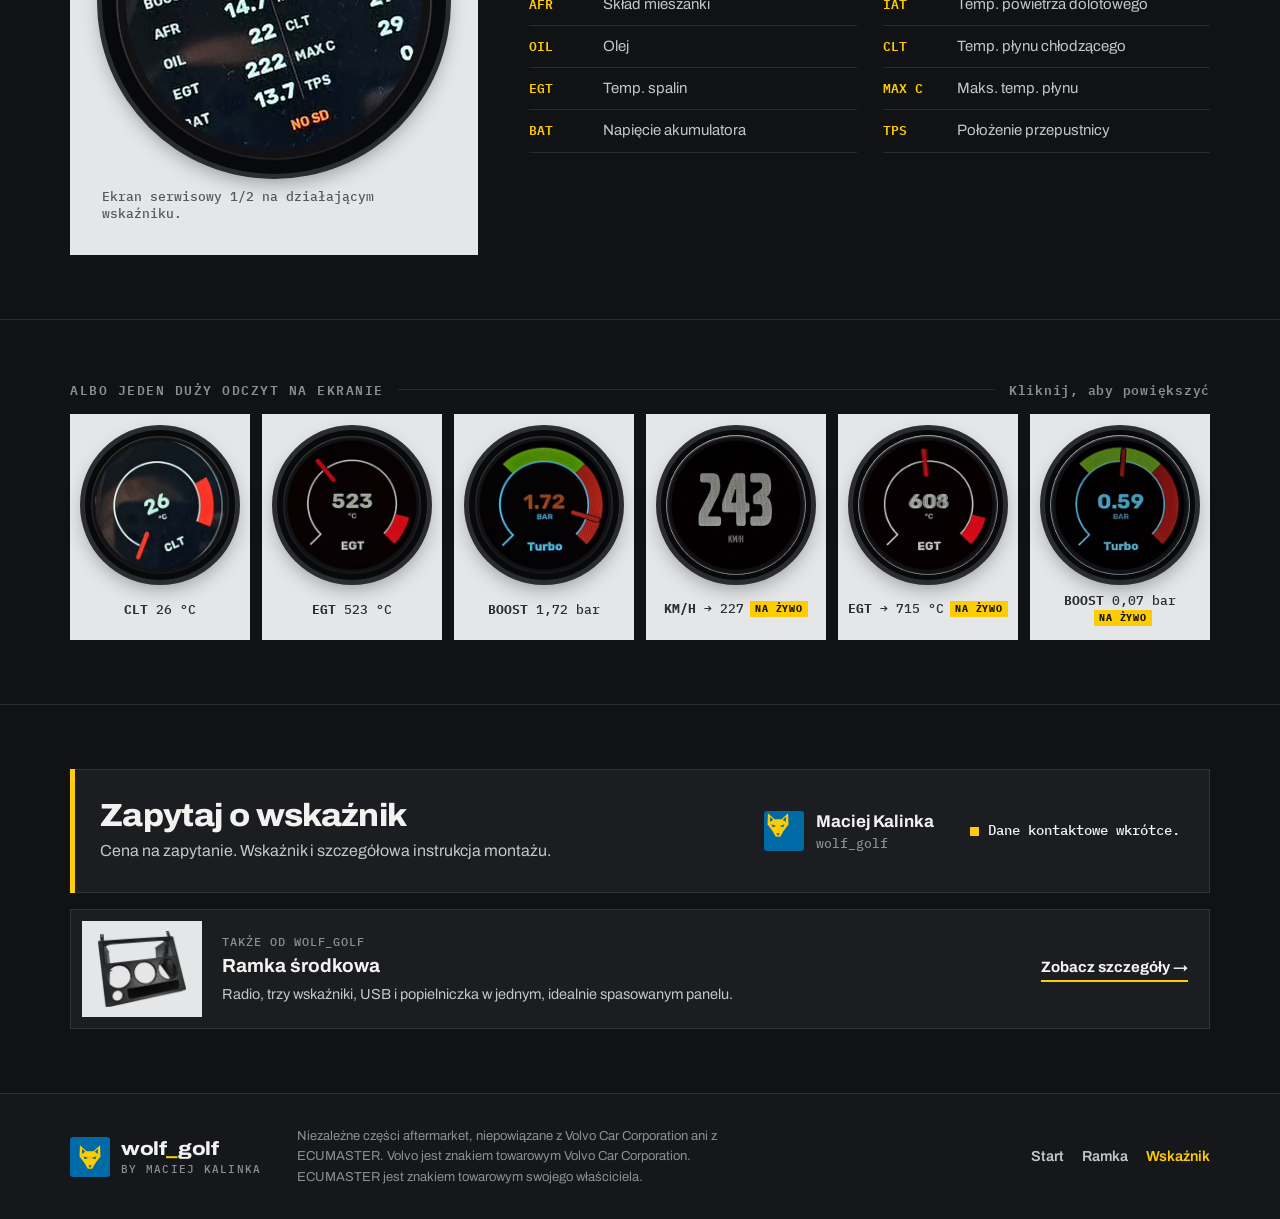
<file: pl/gauge.html>
<!doctype html>
<html lang="pl">
<head>
<meta charset="utf-8">
<meta name="viewport" content="width=device-width, initial-scale=1, viewport-fit=cover">
<title>Wskaźnik cyfrowy · Volvo 740 / 940 · wolf_golf</title>
<meta name="description" content="Wskaźnik cyfrowy do zestawu zegarów Volvo 740 i 940. Dane silnika na żywo, bezprzewodowo ze sterownika ECUMASTER. Instrukcja montażu w zestawie.">
<link rel="canonical" href="https://seler09.github.io/wolf-golf-volvo/pl/gauge.html">
<link rel="alternate" hreflang="en" href="https://seler09.github.io/wolf-golf-volvo/gauge.html">
<link rel="alternate" hreflang="pl" href="https://seler09.github.io/wolf-golf-volvo/pl/gauge.html">
<link rel="alternate" hreflang="sv" href="https://seler09.github.io/wolf-golf-volvo/sv/gauge.html">
<link rel="alternate" hreflang="x-default" href="https://seler09.github.io/wolf-golf-volvo/gauge.html">
<meta property="og:type" content="website">
<meta property="og:site_name" content="wolf_golf">
<meta property="og:title" content="Wskaźnik cyfrowy · Volvo 740 / 940 · wolf_golf">
<meta property="og:description" content="Wskaźnik cyfrowy do zestawu zegarów Volvo 740 i 940. Dane silnika na żywo, bezprzewodowo ze sterownika ECUMASTER. Instrukcja montażu w zestawie.">
<meta property="og:locale" content="pl_PL">
<meta property="og:locale:alternate" content="en_GB">
<meta property="og:locale:alternate" content="sv_SE">
<meta property="og:url" content="https://seler09.github.io/wolf-golf-volvo/pl/gauge.html">
<meta property="og:image" content="https://seler09.github.io/wolf-golf-volvo/img/gauge-5.png">
<meta property="og:image:alt" content="Wskaźnik cyfrowy pokazujący doładowanie 1,72 bar">
<meta name="twitter:card" content="summary_large_image">
<meta name="theme-color" content="#111214">
<link rel="icon" type="image/svg+xml" href="data:image/svg+xml,%3Csvg xmlns='http://www.w3.org/2000/svg' viewBox='0 0 64 64'%3E%3Crect width='64' height='64' rx='14' fill='%23006aa7'/%3E%3Cg transform='translate(8 8) scale(.75)'%3E%3Cpath fill='%23fecc02' d='M9 5L24 19L40 19L55 5L56 31L45 45L37 59L27 59L19 45L8 31Z'/%3E%3Cpath fill='%23006aa7' d='M17 30L28 34L20 37ZM47 30L36 34L44 37ZM28 51L36 51L32 57ZM14 13L21 20L14 25ZM50 13L43 20L50 25Z'/%3E%3C/g%3E%3C/svg%3E">
<link rel="preconnect" href="https://fonts.googleapis.com">
<link rel="preconnect" href="https://fonts.gstatic.com" crossorigin>
<link rel="stylesheet" href="https://fonts.googleapis.com/css2?family=Archivo:wdth,wght@62..125,100..900&amp;family=IBM+Plex+Mono:wght@400;500;600&amp;display=swap">
<link rel="stylesheet" href="../styles.css">
</head>
<body>
<svg width="0" height="0" style="position:absolute" aria-hidden="true" focusable="false"><defs><symbol id="wolf" viewBox="0 0 64 64"><path fill="#fecc02" d="M9 5 L24 19 L40 19 L55 5 L56 31 L45 45 L37 59 L27 59 L19 45 L8 31 Z"/><path fill="#006aa7" d="M17 30 L28 34 L20 37 Z M47 30 L36 34 L44 37 Z M28 51 L36 51 L32 57 Z M14 13 L21 20 L14 25 Z M50 13 L43 20 L50 25 Z"/></symbol><symbol id="book" viewBox="0 0 20 20"><path d="M2.5 4.6 C5.6 3.6 7.9 3.9 10 5.3 C12.1 3.9 14.4 3.6 17.5 4.6 V16.2 C14.4 15.2 12.1 15.5 10 16.9 C7.9 15.5 5.6 15.2 2.5 16.2 Z M10 5.3 V16.9"/></symbol></defs></svg>
<a class="skip" href="#main">Przejdź do treści</a>
<header class="top">
<div class="wrap">
<a class="lockup" href="index.html" aria-label="wolf_golf by Maciej Kalinka, strona główna"><span class="mark"><svg aria-hidden="true"><use href="#wolf"/></svg></span><span class="word"><b>wolf<i>_</i>golf</b><small>by Maciej Kalinka</small></span></a>
<nav class="nav" aria-label="Menu główne"><a href="index.html">Start</a><a href="frame.html">Ramka</a><a href="gauge.html" aria-current="page">Wskaźnik</a></nav>
<nav class="lang" aria-label="Język">
<a href="../gauge.html" hreflang="en" lang="en">EN<span class="sr-only"> English</span></a>
<a href="gauge.html" hreflang="pl" lang="pl" aria-current="true">PL<span class="sr-only"> Polski</span></a>
<a href="../sv/gauge.html" hreflang="sv" lang="sv">SV<span class="sr-only"> Svenska</span></a>
</nav>
</div>
</header>
<main id="main">

<section class="p-hero">
<div class="wrap p-grid">
<a class="plate big" href="../img/gauge-5.png" data-lb data-round data-cap="BOOST 1,72 bar"><span class="gw-big"><span class="dial"><img src="../img/gauge-5.png" alt="Wskaźnik cyfrowy pokazujący doładowanie 1,72 bar" width="640" height="640" fetchpriority="high"></span></span></a>
<div class="p-copy">
<p class="eyebrow">Volvo 740 / 940</p>
<h1>Wskaźnik cyfrowy</h1>
<p class="lead">Dane silnika na żywo obok prędkościomierza, bezprzewodowo ze sterownika ECUMASTER.</p>
<ul class="ticks"><li>Bezprzewodowe połączenie ze sterownikiem ECUMASTER</li><li>12 odczytów na jednym ekranie serwisowym</li><li>Pasuje do zestawu zegarów. Działa i jest sprawdzony</li></ul>
<div class="buy"><span class="price req">Cena na zapytanie</span><a class="btn" href="#contact">Zapytaj o wskaźnik →</a></div>
<p class="note"><svg aria-hidden="true" viewBox="0 0 20 20"><use href="#book"/></svg>Szczegółowa instrukcja samodzielnego montażu w zestawie</p>
</div>
</div>
</section>

<section class="sec">
<div class="wrap two">
<div><h2 class="sh"><span>Przesył danych</span></h2>
<div class="link" role="img" aria-label="Schemat: sterownik ECUMASTER wysyła bezprzewodowo dane silnika na żywo do wskaźnika cyfrowego w zestawie zegarów">
<div class="ecu"><b>ECUMASTER</b><small>Sterownik silnika</small></div>
<div class="air" aria-hidden="true"><span class="track"></span><span class="lbl">Bezprzewodowo<small>Dane silnika na żywo</small></span></div>
<div class="link-col"><span class="dial"><img src="../img/gauge-3.png" alt="" width="640" height="640" loading="lazy"></span><small>Zestaw zegarów</small></div>
</div>
<h2 class="sh"><span>Gdzie się montuje</span></h2><figure class="box-fig"><svg class="dash" viewBox="0 0 900 290" role="img" aria-label="Schemat deski rozdzielczej: wskaźnik cyfrowy trafia do zestawu zegarów za kierownicą, ramka na środek deski">
<path class="ln" d="M20 60 H880 M20 60 V200 M880 60 V200 M20 200 H330 M560 200 H880"/>
<path class="ln" d="M80 290 A115 115 0 0 1 310 290 M104 290 A91 91 0 0 1 286 290"/>
<rect class="ln" x="360" y="78" width="170" height="34" rx="0"/><path class="ln" d="M372 88 H518 M372 95 H518 M372 102 H518"/>
<rect class="ln" x="600" y="78" width="230" height="34" rx="0"/>
<g class="z"><rect class="gz" x="70" y="78" width="250" height="96" rx="2"/>
<circle class="gl" cx="140" cy="126" r="34"/><circle class="gl" cx="250" cy="126" r="34"/><path class="gl" d="M140 126 l-20 -16 M250 126 l18 -18"/>
<text x="140" y="150" text-anchor="middle">km/h</text><text x="250" y="150" text-anchor="middle">rpm</text></g>
<g class="z muted"><rect class="fz" x="345" y="124" width="200" height="132" rx="0"/><rect class="fl" x="368" y="136" width="154" height="34"/>
<circle class="fl" cx="383" cy="196" r="17"/><circle class="fl" cx="445" cy="196" r="17"/><circle class="fl" cx="507" cy="196" r="17"/>
<circle class="fl" cx="380" cy="238" r="9"/><rect class="fl" x="404" y="228" width="118" height="20"/></g>
<path class="lead g" d="M195 78 V30 H232"/><circle class="dot g" cx="195" cy="78" r="4"/><text class="lbl g" x="240" y="36">Wskaźnik cyfrowy</text>
</svg></figure></div>
<div><h2 class="sh"><span>Specyfikacja</span></h2><dl class="spec"><div><dt>Pasuje do</dt><dd>Volvo 740, Volvo 940</dd></div><div><dt>Miejsce</dt><dd>Zestaw zegarów</dd></div><div><dt>Źródło danych</dt><dd>Sterownik ECUMASTER</dd></div><div><dt>Połączenie</dt><dd>Bezprzewodowo, dane na żywo</dd></div><div><dt>Ekrany</dt><dd>Ekran serwisowy (12 wartości) + ekrany z jednym odczytem</dd></div><div><dt>Status</dt><dd>Działa, sprawdzony</dd></div><div><dt>Wymaga</dt><dd>Sterownik ECUMASTER w aucie (brak w zestawie)</dd></div><div><dt>W zestawie</dt><dd>Wskaźnik + szczegółowa instrukcja montażu</dd></div></dl><div class="pr-row"><span>Cena</span><b>Cena na zapytanie</b></div></div>
</div>
</section>

<section class="sec">
<div class="wrap">
<h2 class="sh"><span>Ekran serwisowy: 12 odczytów naraz</span></h2>
<div class="svc">
<figure><a href="../img/gauge-1.png" data-lb data-round data-cap="Ekran serwisowy 1/2 na działającym wskaźniku."><span class="dial"><img src="../img/gauge-1.png" alt="Ekran serwisowy 1 z 2: RPM 1022, doładowanie -0,48, AFR 14,7, olej 22, EGT 222, akumulator 13,7, prędkość 0 km/h, maks. doładowanie -0,37, powietrze dolotowe 19, płyn chłodzący 29, maks. temp. płynu 29, przepustnica 0, NO SD" width="640" height="640" loading="lazy"></span></a><figcaption>Ekran serwisowy 1/2 na działającym wskaźniku.</figcaption></figure>
<dl class="readings"><div><dt>RPM</dt><dd>Obroty silnika</dd></div><div><dt>KM/H</dt><dd>Prędkość</dd></div><div><dt>BOOST</dt><dd>Ciśnienie doładowania</dd></div><div><dt>MAX B</dt><dd>Maks. doładowanie</dd></div><div><dt>AFR</dt><dd>Skład mieszanki</dd></div><div><dt>IAT</dt><dd>Temp. powietrza dolotowego</dd></div><div><dt>OIL</dt><dd>Olej</dd></div><div><dt>CLT</dt><dd>Temp. płynu chłodzącego</dd></div><div><dt>EGT</dt><dd>Temp. spalin</dd></div><div><dt>MAX C</dt><dd>Maks. temp. płynu</dd></div><div><dt>BAT</dt><dd>Napięcie akumulatora</dd></div><div><dt>TPS</dt><dd>Położenie przepustnicy</dd></div></dl>
</div>
</div>
</section>

<section class="sec">
<div class="wrap">
<h2 class="sh"><span>Albo jeden duży odczyt na ekranie</span><small>Kliknij, aby powiększyć</small></h2>
<div class="screens"><figure><a href="../img/gauge-2.png" data-lb data-round data-cap="CLT 26 °C"><span class="dial"><img src="../img/gauge-2.png" alt="Ekran temperatury płynu chłodzącego: 26 °C" width="640" height="640" loading="lazy"></span></a><figcaption><b>CLT</b> 26 °C</figcaption></figure><figure><a href="../img/gauge-3.png" data-lb data-round data-cap="EGT 523 °C"><span class="dial"><img src="../img/gauge-3.png" alt="Ekran temperatury spalin: 523 °C" width="640" height="640" loading="lazy"></span></a><figcaption><b>EGT</b> 523 °C</figcaption></figure><figure><a href="../img/gauge-5.png" data-lb data-round data-cap="BOOST 1,72 bar"><span class="dial"><img src="../img/gauge-5.png" alt="Ekran doładowania turbo: 1,72 bar" width="640" height="640" loading="lazy"></span></a><figcaption><b>BOOST</b> 1,72 bar</figcaption></figure><figure><a href="../img/gauge-4.gif" data-lb data-round data-cap="KM/H → 227 · NA ŻYWO"><span class="dial"><img src="../img/gauge-4.gif" alt="Animowany ekran prędkości rosnącej do 227 km/h" width="360" height="360" loading="lazy"></span></a><figcaption><b>KM/H</b> → 227<span class=live>NA ŻYWO</span></figcaption></figure><figure><a href="../img/gauge-6.gif" data-lb data-round data-cap="EGT → 715 °C · NA ŻYWO"><span class="dial"><img src="../img/gauge-6.gif" alt="Animowany ekran temperatury spalin dochodzącej do 715 °C" width="360" height="360" loading="lazy"></span></a><figcaption><b>EGT</b> → 715 °C<span class=live>NA ŻYWO</span></figcaption></figure><figure><a href="../img/gauge-7.gif" data-lb data-round data-cap="BOOST 0,07 bar · NA ŻYWO"><span class="dial"><img src="../img/gauge-7.gif" alt="Animowany ekran doładowania turbo, 0,07 bar" width="360" height="360" loading="lazy"></span></a><figcaption><b>BOOST</b> 0,07 bar<span class=live>NA ŻYWO</span></figcaption></figure></div>
</div>
</section>

<section class="sec">
<div class="wrap">
<div class="order-box" id="contact"><div><h2>Zapytaj o wskaźnik</h2><p>Cena na zapytanie. Wskaźnik i szczegółowa instrukcja montażu.</p></div><div class="who"><span class="mark"><svg aria-hidden="true"><use href="#wolf"/></svg></span><div><b>Maciej Kalinka</b><span>wolf_golf</span></div></div><p class="soon">Dane kontaktowe wkrótce.</p></div>
<a class="other" href="frame.html"><span class="th"><img src="../img/front-cutout-cut.webp" alt="" width="1436" height="1248" loading="lazy"></span><span class="ot"><small>Także od wolf_golf</small><b>Ramka środkowa</b><span>Radio, trzy wskaźniki, USB i popielniczka w jednym, idealnie spasowanym panelu.</span></span><span class="go">Zobacz szczegóły →</span></a>
</div>
</section>

</main>
<footer class="site-foot">
<div class="wrap">
<a class="lockup" href="index.html" aria-label="wolf_golf by Maciej Kalinka, strona główna"><span class="mark"><svg aria-hidden="true"><use href="#wolf"/></svg></span><span class="word"><b>wolf<i>_</i>golf</b><small>by Maciej Kalinka</small></span></a>
<p>Niezależne części aftermarket, niepowiązane z Volvo Car Corporation ani z ECUMASTER. Volvo jest znakiem towarowym Volvo Car Corporation. ECUMASTER jest znakiem towarowym swojego właściciela.</p>
<nav class="f-nav" aria-label="Strona"><a href="index.html">Start</a><a href="frame.html">Ramka</a><a href="gauge.html" aria-current="page">Wskaźnik</a></nav>
</div>
</footer>
<dialog class="lb" id="lb" aria-label="Przeglądarka zdjęć"><div class="lb-bar"><span class="lb-count" aria-live="polite"></span><button type="button" data-lb-close>Zamknij <span aria-hidden="true">✕</span></button></div><div class="lb-stage"><button type="button" class="lb-nav lb-prev" data-lb-prev aria-label="Poprzednie zdjęcie">←</button><div class="lb-frame"><img alt=""></div><button type="button" class="lb-nav lb-next" data-lb-next aria-label="Następne zdjęcie">→</button></div><p class="lb-cap"></p></dialog>
<script src="../site.js" defer></script>
</body>
</html>
</file>
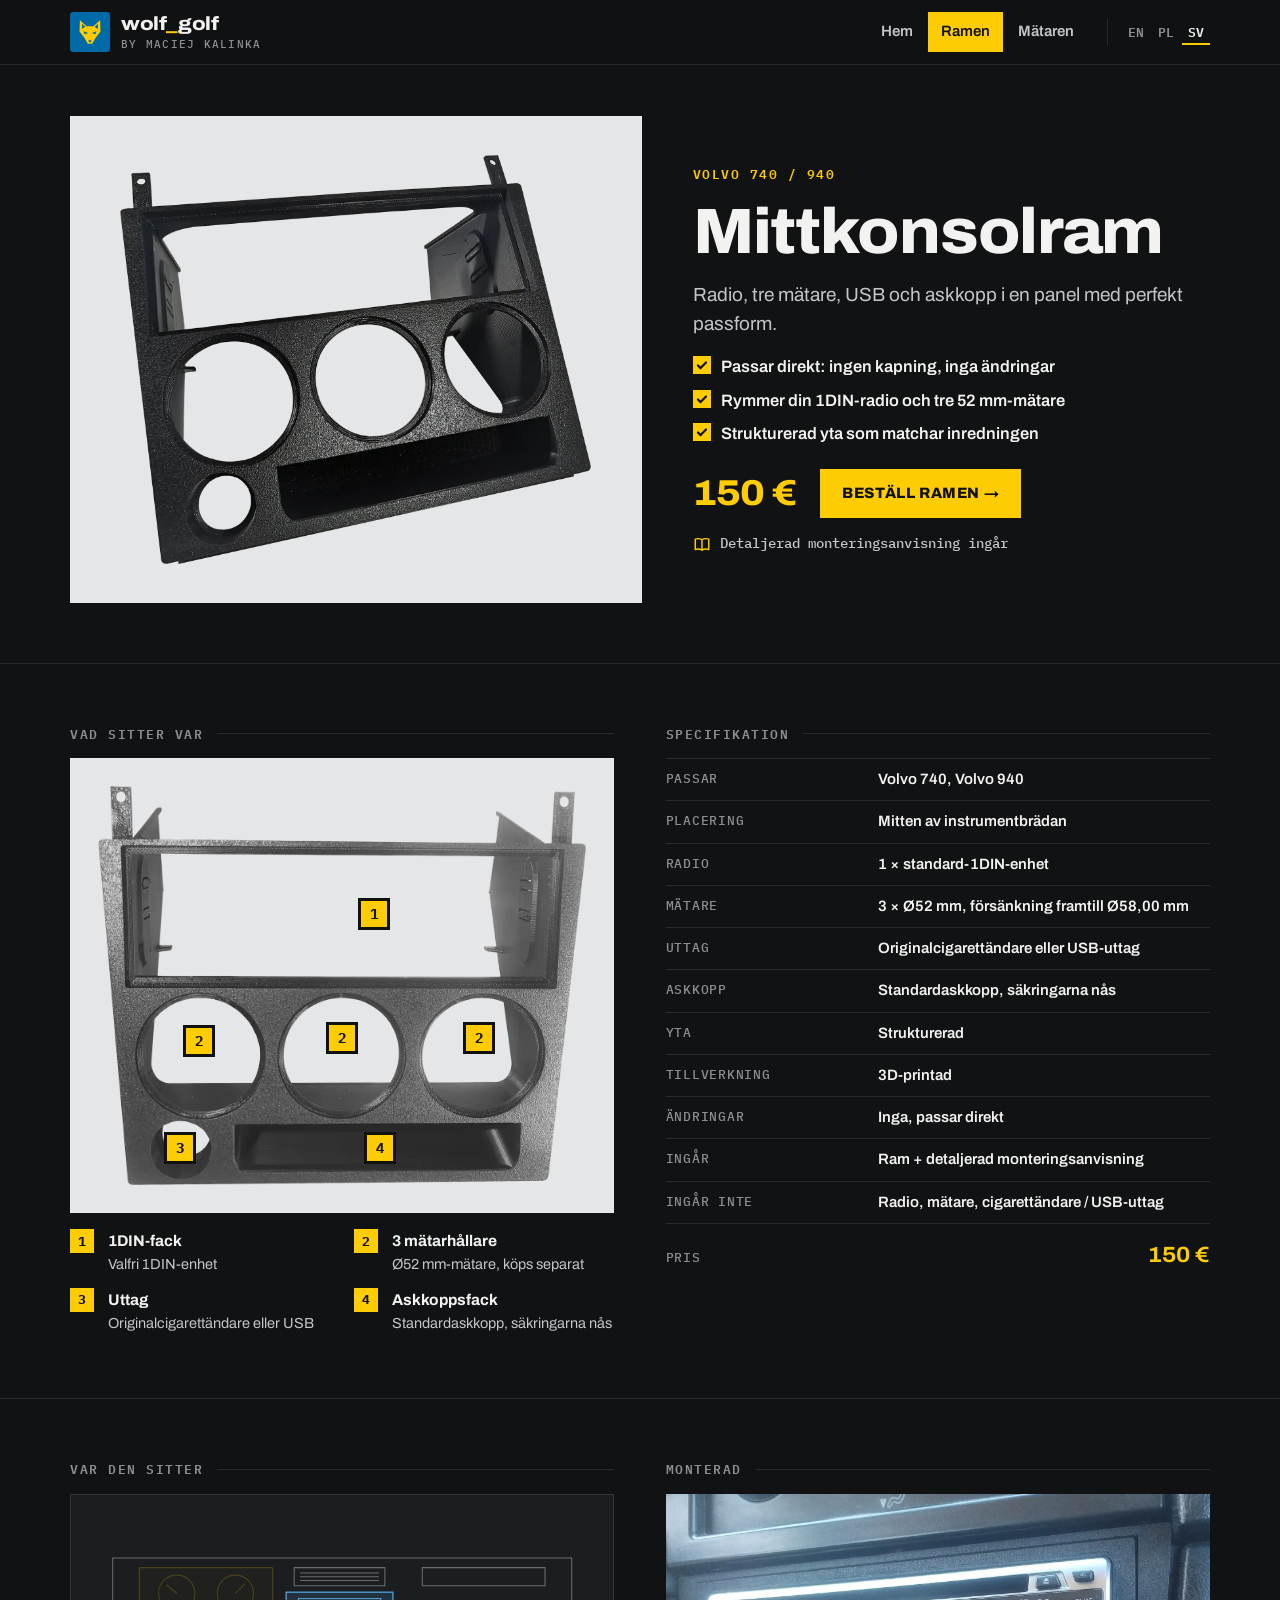
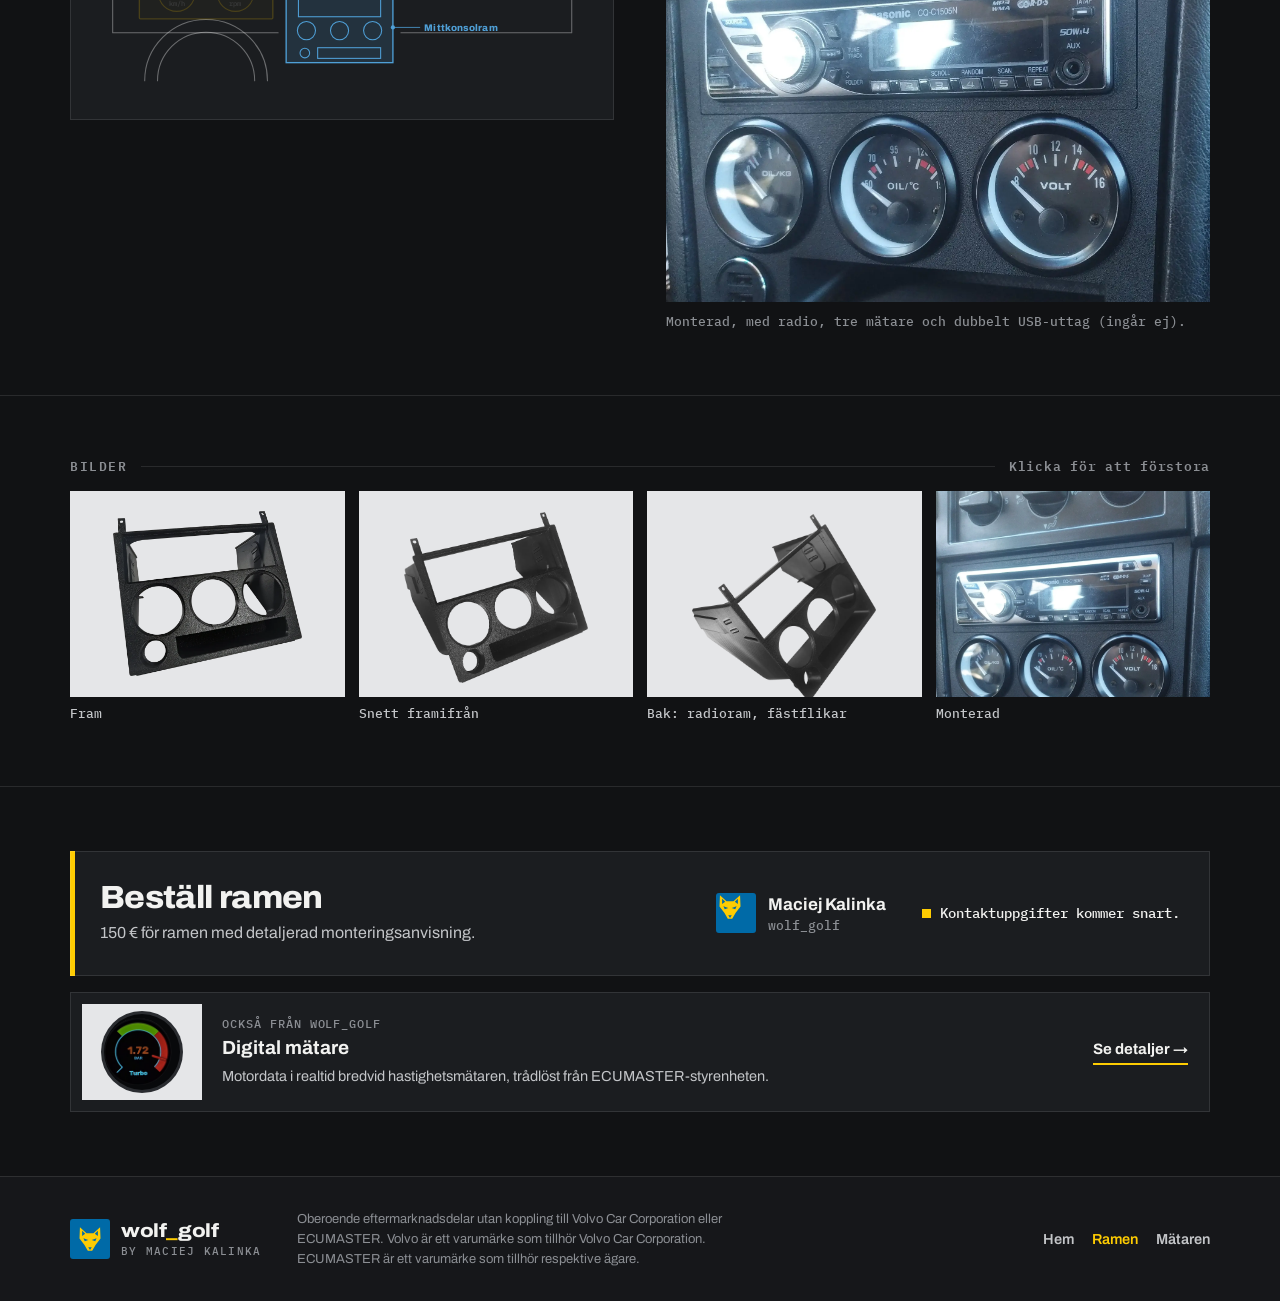
<file: sv/frame.html>
<!doctype html>
<html lang="sv">
<head>
<meta charset="utf-8">
<meta name="viewport" content="width=device-width, initial-scale=1, viewport-fit=cover">
<title>Mittkonsolram · Volvo 740 / 940 · wolf_golf</title>
<meta name="description" content="Mittkonsolram för Volvo 740 och 940: 1DIN, 3 × 52 mm-mätare, cigarettändare eller USB, standardaskkopp. Inga ändringar, monteringsanvisning ingår. 150 €.">
<link rel="canonical" href="https://seler09.github.io/wolf-golf-volvo/sv/frame.html">
<link rel="alternate" hreflang="en" href="https://seler09.github.io/wolf-golf-volvo/frame.html">
<link rel="alternate" hreflang="pl" href="https://seler09.github.io/wolf-golf-volvo/pl/frame.html">
<link rel="alternate" hreflang="sv" href="https://seler09.github.io/wolf-golf-volvo/sv/frame.html">
<link rel="alternate" hreflang="x-default" href="https://seler09.github.io/wolf-golf-volvo/frame.html">
<meta property="og:type" content="website">
<meta property="og:site_name" content="wolf_golf">
<meta property="og:title" content="Mittkonsolram · Volvo 740 / 940 · wolf_golf">
<meta property="og:description" content="Mittkonsolram för Volvo 740 och 940: 1DIN, 3 × 52 mm-mätare, cigarettändare eller USB, standardaskkopp. Inga ändringar, monteringsanvisning ingår. 150 €.">
<meta property="og:locale" content="sv_SE">
<meta property="og:locale:alternate" content="en_GB">
<meta property="og:locale:alternate" content="pl_PL">
<meta property="og:url" content="https://seler09.github.io/wolf-golf-volvo/sv/frame.html">
<meta property="og:image" content="https://seler09.github.io/wolf-golf-volvo/img/installed.webp">
<meta property="og:image:alt" content="Ramen monterad i en bil med en Panasonic 1DIN-radio, tre analoga mätare för oljetryck, oljetemperatur och spänning, ett dubbelt USB-uttag och det tomma askkoppsfacket">
<meta name="twitter:card" content="summary_large_image">
<meta name="theme-color" content="#111214">
<link rel="icon" type="image/svg+xml" href="data:image/svg+xml,%3Csvg xmlns='http://www.w3.org/2000/svg' viewBox='0 0 64 64'%3E%3Crect width='64' height='64' rx='14' fill='%23006aa7'/%3E%3Cg transform='translate(8 8) scale(.75)'%3E%3Cpath fill='%23fecc02' d='M9 5L24 19L40 19L55 5L56 31L45 45L37 59L27 59L19 45L8 31Z'/%3E%3Cpath fill='%23006aa7' d='M17 30L28 34L20 37ZM47 30L36 34L44 37ZM28 51L36 51L32 57ZM14 13L21 20L14 25ZM50 13L43 20L50 25Z'/%3E%3C/g%3E%3C/svg%3E">
<link rel="preconnect" href="https://fonts.googleapis.com">
<link rel="preconnect" href="https://fonts.gstatic.com" crossorigin>
<link rel="stylesheet" href="https://fonts.googleapis.com/css2?family=Archivo:wdth,wght@62..125,100..900&amp;family=IBM+Plex+Mono:wght@400;500;600&amp;display=swap">
<link rel="stylesheet" href="../styles.css">
</head>
<body>
<svg width="0" height="0" style="position:absolute" aria-hidden="true" focusable="false"><defs><symbol id="wolf" viewBox="0 0 64 64"><path fill="#fecc02" d="M9 5 L24 19 L40 19 L55 5 L56 31 L45 45 L37 59 L27 59 L19 45 L8 31 Z"/><path fill="#006aa7" d="M17 30 L28 34 L20 37 Z M47 30 L36 34 L44 37 Z M28 51 L36 51 L32 57 Z M14 13 L21 20 L14 25 Z M50 13 L43 20 L50 25 Z"/></symbol><symbol id="book" viewBox="0 0 20 20"><path d="M2.5 4.6 C5.6 3.6 7.9 3.9 10 5.3 C12.1 3.9 14.4 3.6 17.5 4.6 V16.2 C14.4 15.2 12.1 15.5 10 16.9 C7.9 15.5 5.6 15.2 2.5 16.2 Z M10 5.3 V16.9"/></symbol></defs></svg>
<a class="skip" href="#main">Hoppa till innehållet</a>
<header class="top">
<div class="wrap">
<a class="lockup" href="index.html" aria-label="wolf_golf by Maciej Kalinka, startsida"><span class="mark"><svg aria-hidden="true"><use href="#wolf"/></svg></span><span class="word"><b>wolf<i>_</i>golf</b><small>by Maciej Kalinka</small></span></a>
<nav class="nav" aria-label="Huvudmeny"><a href="index.html">Hem</a><a href="frame.html" aria-current="page">Ramen</a><a href="gauge.html">Mätaren</a></nav>
<nav class="lang" aria-label="Språk">
<a href="../frame.html" hreflang="en" lang="en">EN<span class="sr-only"> English</span></a>
<a href="../pl/frame.html" hreflang="pl" lang="pl">PL<span class="sr-only"> Polski</span></a>
<a href="frame.html" hreflang="sv" lang="sv" aria-current="true">SV<span class="sr-only"> Svenska</span></a>
</nav>
</div>
</header>
<main id="main">

<section class="p-hero">
<div class="wrap p-grid">
<a class="plate big" href="../img/front-cutout-cut.webp" data-lb data-cap="Fram"><img src="../img/front-cutout-cut.webp" alt="Mittkonsolramen i svart struktur, framifrån i lätt vinkel" width="1436" height="1248" fetchpriority="high"></a>
<div class="p-copy">
<p class="eyebrow">Volvo 740 / 940</p>
<h1>Mittkonsolram</h1>
<p class="lead">Radio, tre mätare, USB och askkopp i en panel med perfekt passform.</p>
<ul class="ticks"><li>Passar direkt: ingen kapning, inga ändringar</li><li>Rymmer din 1DIN-radio och tre 52 mm-mätare</li><li>Strukturerad yta som matchar inredningen</li></ul>
<div class="buy"><span class="price">150 €</span><a class="btn" href="#contact">Beställ ramen →</a></div>
<p class="note"><svg aria-hidden="true" viewBox="0 0 20 20"><use href="#book"/></svg>Detaljerad monteringsanvisning ingår</p>
</div>
</div>
</section>

<section class="sec">
<div class="wrap two">
<div><h2 class="sh"><span>Vad sitter var</span></h2>
<div class="plate hot"><span class="in"><img src="../img/front-cut.webp" alt="Ramen framifrån med numrerade markeringar: 1 1DIN-facket, 2 de tre mätarhållarna, 3 det runda hålet för uttaget, 4 askkoppsfacket" width="1224" height="1000" loading="lazy"><span class="pin" style="left:56.5%;top:32.0%" aria-hidden="true">1</span><span class="pin" style="left:20.7%;top:63.8%" aria-hidden="true">2</span><span class="pin" style="left:50.0%;top:63.2%" aria-hidden="true">2</span><span class="pin" style="left:78.0%;top:63.2%" aria-hidden="true">2</span><span class="pin" style="left:16.7%;top:90.8%" aria-hidden="true">3</span><span class="pin" style="left:57.8%;top:90.8%" aria-hidden="true">4</span></span></div>
<ol class="legend"><li><span class="n" aria-hidden="true">1</span><span><b>1DIN-fack</b>Valfri 1DIN-enhet</span></li><li><span class="n" aria-hidden="true">2</span><span><b>3 mätarhållare</b>Ø52 mm-mätare, köps separat</span></li><li><span class="n" aria-hidden="true">3</span><span><b>Uttag</b>Originalcigarettändare eller USB</span></li><li><span class="n" aria-hidden="true">4</span><span><b>Askkoppsfack</b>Standardaskkopp, säkringarna nås</span></li></ol></div>
<div><h2 class="sh"><span>Specifikation</span></h2><dl class="spec"><div><dt>Passar</dt><dd>Volvo 740, Volvo 940</dd></div><div><dt>Placering</dt><dd>Mitten av instrumentbrädan</dd></div><div><dt>Radio</dt><dd>1 × standard-1DIN-enhet</dd></div><div><dt>Mätare</dt><dd>3 × Ø52 mm, försänkning framtill Ø58,00 mm</dd></div><div><dt>Uttag</dt><dd>Originalcigarettändare eller USB-uttag</dd></div><div><dt>Askkopp</dt><dd>Standardaskkopp, säkringarna nås</dd></div><div><dt>Yta</dt><dd>Strukturerad</dd></div><div><dt>Tillverkning</dt><dd>3D-printad</dd></div><div><dt>Ändringar</dt><dd>Inga, passar direkt</dd></div><div><dt>Ingår</dt><dd>Ram + detaljerad monteringsanvisning</dd></div><div><dt>Ingår inte</dt><dd>Radio, mätare, cigarettändare / USB-uttag</dd></div></dl><div class="pr-row"><span>Pris</span><b>150 €</b></div></div>
</div>
</section>

<section class="sec">
<div class="wrap two">
<div><h2 class="sh"><span>Var den sitter</span></h2><figure class="box-fig"><svg class="dash" viewBox="0 0 900 290" role="img" aria-label="Diagram över instrumentbrädan: den digitala mätaren sitter i kombiinstrumentet bakom ratten, ramen i mitten av instrumentbrädan">
<path class="ln" d="M20 60 H880 M20 60 V200 M880 60 V200 M20 200 H330 M560 200 H880"/>
<path class="ln" d="M80 290 A115 115 0 0 1 310 290 M104 290 A91 91 0 0 1 286 290"/>
<rect class="ln" x="360" y="78" width="170" height="34" rx="0"/><path class="ln" d="M372 88 H518 M372 95 H518 M372 102 H518"/>
<rect class="ln" x="600" y="78" width="230" height="34" rx="0"/>
<g class="z muted"><rect class="gz" x="70" y="78" width="250" height="96" rx="2"/>
<circle class="gl" cx="140" cy="126" r="34"/><circle class="gl" cx="250" cy="126" r="34"/><path class="gl" d="M140 126 l-20 -16 M250 126 l18 -18"/>
<text x="140" y="150" text-anchor="middle">km/h</text><text x="250" y="150" text-anchor="middle">rpm</text></g>
<g class="z"><rect class="fz" x="345" y="124" width="200" height="132" rx="0"/><rect class="fl" x="368" y="136" width="154" height="34"/>
<circle class="fl" cx="383" cy="196" r="17"/><circle class="fl" cx="445" cy="196" r="17"/><circle class="fl" cx="507" cy="196" r="17"/>
<circle class="fl" cx="380" cy="238" r="9"/><rect class="fl" x="404" y="228" width="118" height="20"/></g>
<path class="lead f" d="M545 190 H596"/><circle class="dot f" cx="545" cy="190" r="4"/><text class="lbl f" x="604" y="196">Mittkonsolram</text>
</svg></figure></div>
<figure class="shot"><h2 class="sh"><span>Monterad</span></h2><a href="../img/installed.webp" data-lb data-photo data-cap="Monterad, med radio, tre mätare och dubbelt USB-uttag (ingår ej)."><img src="../img/installed.webp" alt="Ramen monterad i en bil med en Panasonic 1DIN-radio, tre analoga mätare för oljetryck, oljetemperatur och spänning, ett dubbelt USB-uttag och det tomma askkoppsfacket" width="1796" height="1920" loading="lazy"></a><figcaption>Monterad, med radio, tre mätare och dubbelt USB-uttag (ingår ej).</figcaption></figure>
</div>
</section>

<section class="sec">
<div class="wrap">
<h2 class="sh"><span>Bilder</span><small>Klicka för att förstora</small></h2>
<div class="gallery"><a class="" href="../img/front-cutout-cut.webp" data-lb data-cap="Fram"><span class="ph"><img src="../img/front-cutout-cut.webp" alt="Mittkonsolramen i svart struktur, framifrån i lätt vinkel" width="1436" height="1248" loading="lazy"></span><span class="cap">Fram</span></a><a class="" href="../img/angle-cut.webp" data-lb data-cap="Snett framifrån"><span class="ph"><img src="../img/angle-cut.webp" alt="Ramen snett framifrån" width="1114" height="1032" loading="lazy"></span><span class="cap">Snett framifrån</span></a><a class="" href="../img/rear-cut.webp" data-lb data-cap="Bak: radioram, fästflikar"><span class="ph"><img src="../img/rear-cut.webp" alt="Ramen bakifrån med radioram och fästflikar" width="1100" height="1116" loading="lazy"></span><span class="cap">Bak: radioram, fästflikar</span></a><a class="photo" href="../img/installed.webp" data-lb data-photo data-cap="Monterad"><span class="ph"><img src="../img/installed.webp" alt="Ramen monterad i en bil med en Panasonic 1DIN-radio, tre analoga mätare för oljetryck, oljetemperatur och spänning, ett dubbelt USB-uttag och det tomma askkoppsfacket" width="1796" height="1920" loading="lazy"></span><span class="cap">Monterad</span></a></div>
</div>
</section>

<section class="sec">
<div class="wrap">
<div class="order-box" id="contact"><div><h2>Beställ ramen</h2><p>150 € för ramen med detaljerad monteringsanvisning.</p></div><div class="who"><span class="mark"><svg aria-hidden="true"><use href="#wolf"/></svg></span><div><b>Maciej Kalinka</b><span>wolf_golf</span></div></div><p class="soon">Kontaktuppgifter kommer snart.</p></div>
<a class="other" href="gauge.html"><span class="th"><span class="dial"><img src="../img/gauge-5.png" alt="" width="640" height="640" loading="lazy"></span></span><span class="ot"><small>Också från wolf_golf</small><b>Digital mätare</b><span>Motordata i realtid bredvid hastighetsmätaren, trådlöst från ECUMASTER-styrenheten.</span></span><span class="go">Se detaljer →</span></a>
</div>
</section>

</main>
<footer class="site-foot">
<div class="wrap">
<a class="lockup" href="index.html" aria-label="wolf_golf by Maciej Kalinka, startsida"><span class="mark"><svg aria-hidden="true"><use href="#wolf"/></svg></span><span class="word"><b>wolf<i>_</i>golf</b><small>by Maciej Kalinka</small></span></a>
<p>Oberoende eftermarknadsdelar utan koppling till Volvo Car Corporation eller ECUMASTER. Volvo är ett varumärke som tillhör Volvo Car Corporation. ECUMASTER är ett varumärke som tillhör respektive ägare.</p>
<nav class="f-nav" aria-label="Webbplats"><a href="index.html">Hem</a><a href="frame.html" aria-current="page">Ramen</a><a href="gauge.html">Mätaren</a></nav>
</div>
</footer>
<dialog class="lb" id="lb" aria-label="Bildvisare"><div class="lb-bar"><span class="lb-count" aria-live="polite"></span><button type="button" data-lb-close>Stäng <span aria-hidden="true">✕</span></button></div><div class="lb-stage"><button type="button" class="lb-nav lb-prev" data-lb-prev aria-label="Föregående bild">←</button><div class="lb-frame"><img alt=""></div><button type="button" class="lb-nav lb-next" data-lb-next aria-label="Nästa bild">→</button></div><p class="lb-cap"></p></dialog>
<script src="../site.js" defer></script>
</body>
</html>
</file>
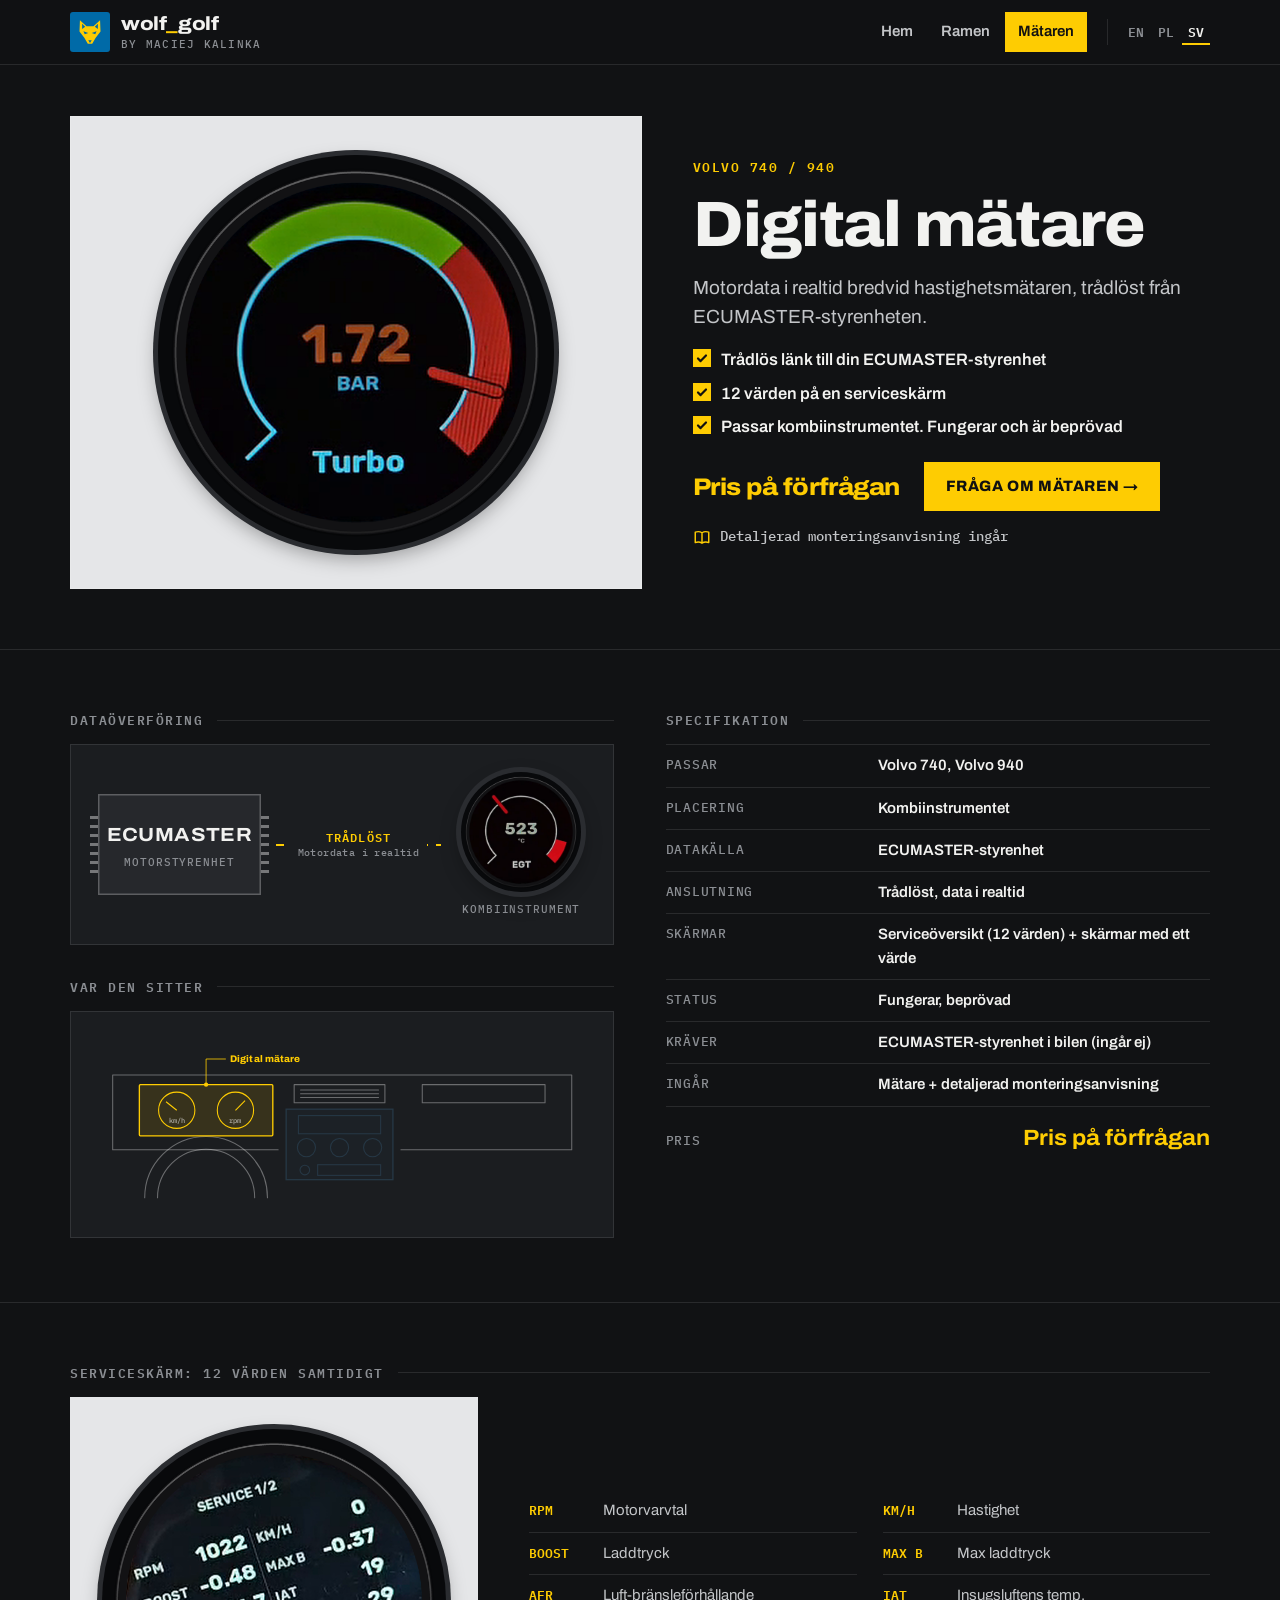
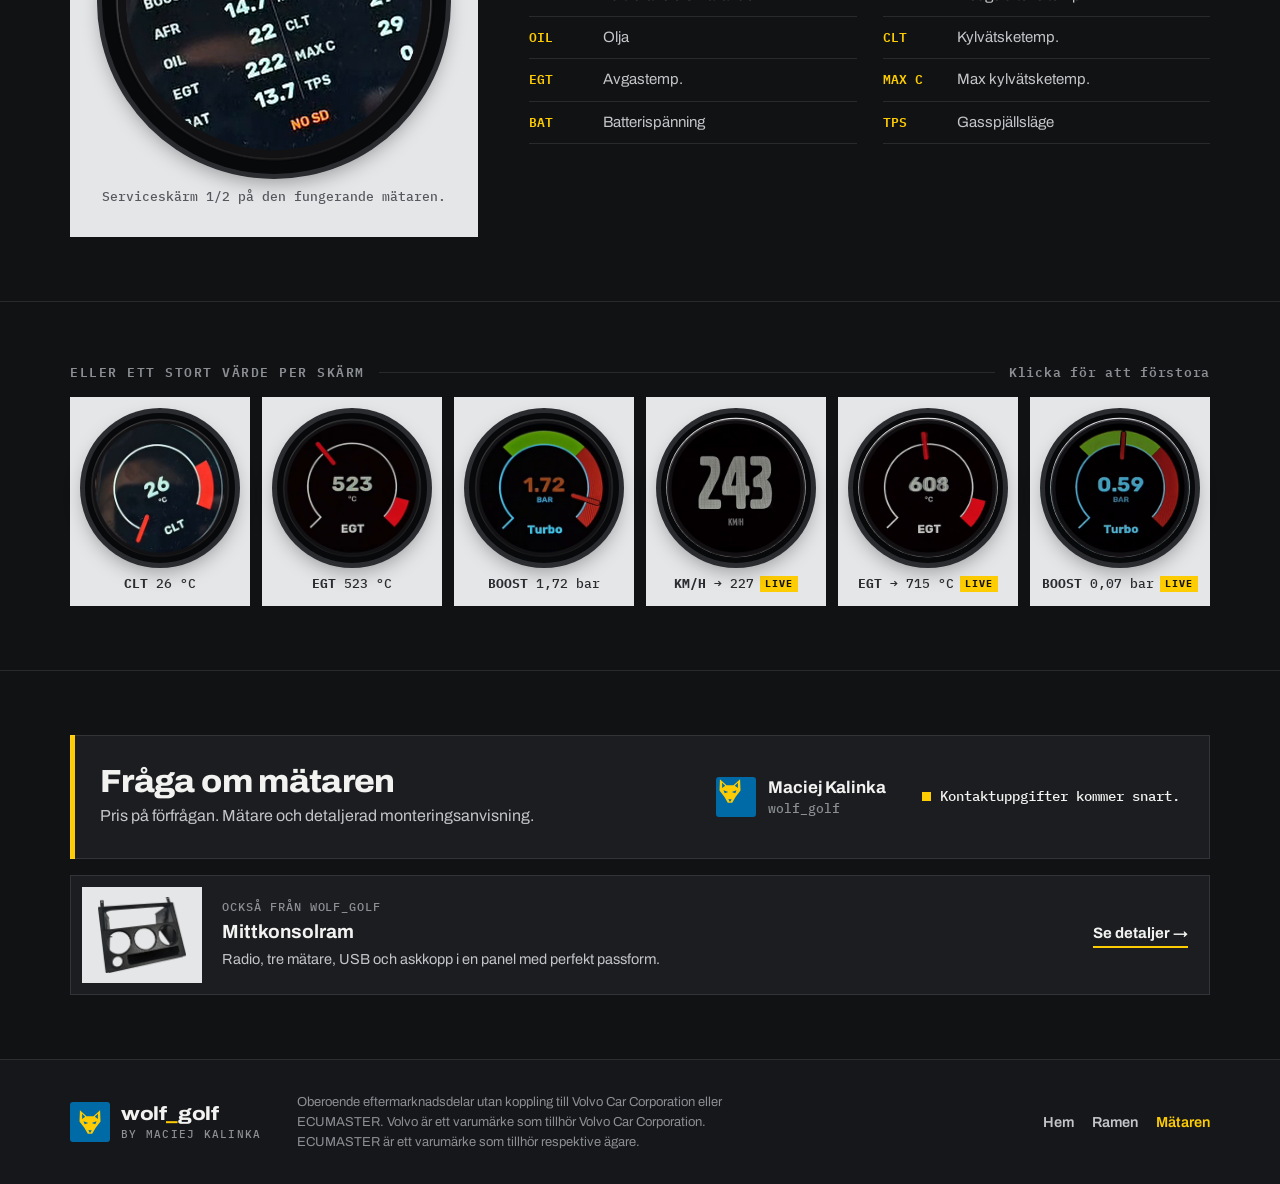
<file: sv/gauge.html>
<!doctype html>
<html lang="sv">
<head>
<meta charset="utf-8">
<meta name="viewport" content="width=device-width, initial-scale=1, viewport-fit=cover">
<title>Digital mätare · Volvo 740 / 940 · wolf_golf</title>
<meta name="description" content="Digital mätare för kombiinstrumentet i Volvo 740 och 940. Motordata i realtid, trådlöst från en ECUMASTER-styrenhet. Monteringsanvisning ingår.">
<link rel="canonical" href="https://seler09.github.io/wolf-golf-volvo/sv/gauge.html">
<link rel="alternate" hreflang="en" href="https://seler09.github.io/wolf-golf-volvo/gauge.html">
<link rel="alternate" hreflang="pl" href="https://seler09.github.io/wolf-golf-volvo/pl/gauge.html">
<link rel="alternate" hreflang="sv" href="https://seler09.github.io/wolf-golf-volvo/sv/gauge.html">
<link rel="alternate" hreflang="x-default" href="https://seler09.github.io/wolf-golf-volvo/gauge.html">
<meta property="og:type" content="website">
<meta property="og:site_name" content="wolf_golf">
<meta property="og:title" content="Digital mätare · Volvo 740 / 940 · wolf_golf">
<meta property="og:description" content="Digital mätare för kombiinstrumentet i Volvo 740 och 940. Motordata i realtid, trådlöst från en ECUMASTER-styrenhet. Monteringsanvisning ingår.">
<meta property="og:locale" content="sv_SE">
<meta property="og:locale:alternate" content="en_GB">
<meta property="og:locale:alternate" content="pl_PL">
<meta property="og:url" content="https://seler09.github.io/wolf-golf-volvo/sv/gauge.html">
<meta property="og:image" content="https://seler09.github.io/wolf-golf-volvo/img/gauge-5.png">
<meta property="og:image:alt" content="Den digitala mätaren som visar laddtryck, 1,72 bar">
<meta name="twitter:card" content="summary_large_image">
<meta name="theme-color" content="#111214">
<link rel="icon" type="image/svg+xml" href="data:image/svg+xml,%3Csvg xmlns='http://www.w3.org/2000/svg' viewBox='0 0 64 64'%3E%3Crect width='64' height='64' rx='14' fill='%23006aa7'/%3E%3Cg transform='translate(8 8) scale(.75)'%3E%3Cpath fill='%23fecc02' d='M9 5L24 19L40 19L55 5L56 31L45 45L37 59L27 59L19 45L8 31Z'/%3E%3Cpath fill='%23006aa7' d='M17 30L28 34L20 37ZM47 30L36 34L44 37ZM28 51L36 51L32 57ZM14 13L21 20L14 25ZM50 13L43 20L50 25Z'/%3E%3C/g%3E%3C/svg%3E">
<link rel="preconnect" href="https://fonts.googleapis.com">
<link rel="preconnect" href="https://fonts.gstatic.com" crossorigin>
<link rel="stylesheet" href="https://fonts.googleapis.com/css2?family=Archivo:wdth,wght@62..125,100..900&amp;family=IBM+Plex+Mono:wght@400;500;600&amp;display=swap">
<link rel="stylesheet" href="../styles.css">
</head>
<body>
<svg width="0" height="0" style="position:absolute" aria-hidden="true" focusable="false"><defs><symbol id="wolf" viewBox="0 0 64 64"><path fill="#fecc02" d="M9 5 L24 19 L40 19 L55 5 L56 31 L45 45 L37 59 L27 59 L19 45 L8 31 Z"/><path fill="#006aa7" d="M17 30 L28 34 L20 37 Z M47 30 L36 34 L44 37 Z M28 51 L36 51 L32 57 Z M14 13 L21 20 L14 25 Z M50 13 L43 20 L50 25 Z"/></symbol><symbol id="book" viewBox="0 0 20 20"><path d="M2.5 4.6 C5.6 3.6 7.9 3.9 10 5.3 C12.1 3.9 14.4 3.6 17.5 4.6 V16.2 C14.4 15.2 12.1 15.5 10 16.9 C7.9 15.5 5.6 15.2 2.5 16.2 Z M10 5.3 V16.9"/></symbol></defs></svg>
<a class="skip" href="#main">Hoppa till innehållet</a>
<header class="top">
<div class="wrap">
<a class="lockup" href="index.html" aria-label="wolf_golf by Maciej Kalinka, startsida"><span class="mark"><svg aria-hidden="true"><use href="#wolf"/></svg></span><span class="word"><b>wolf<i>_</i>golf</b><small>by Maciej Kalinka</small></span></a>
<nav class="nav" aria-label="Huvudmeny"><a href="index.html">Hem</a><a href="frame.html">Ramen</a><a href="gauge.html" aria-current="page">Mätaren</a></nav>
<nav class="lang" aria-label="Språk">
<a href="../gauge.html" hreflang="en" lang="en">EN<span class="sr-only"> English</span></a>
<a href="../pl/gauge.html" hreflang="pl" lang="pl">PL<span class="sr-only"> Polski</span></a>
<a href="gauge.html" hreflang="sv" lang="sv" aria-current="true">SV<span class="sr-only"> Svenska</span></a>
</nav>
</div>
</header>
<main id="main">

<section class="p-hero">
<div class="wrap p-grid">
<a class="plate big" href="../img/gauge-5.png" data-lb data-round data-cap="BOOST 1,72 bar"><span class="gw-big"><span class="dial"><img src="../img/gauge-5.png" alt="Den digitala mätaren som visar laddtryck, 1,72 bar" width="640" height="640" fetchpriority="high"></span></span></a>
<div class="p-copy">
<p class="eyebrow">Volvo 740 / 940</p>
<h1>Digital mätare</h1>
<p class="lead">Motordata i realtid bredvid hastighetsmätaren, trådlöst från ECUMASTER-styrenheten.</p>
<ul class="ticks"><li>Trådlös länk till din ECUMASTER-styrenhet</li><li>12 värden på en serviceskärm</li><li>Passar kombiinstrumentet. Fungerar och är beprövad</li></ul>
<div class="buy"><span class="price req">Pris på förfrågan</span><a class="btn" href="#contact">Fråga om mätaren →</a></div>
<p class="note"><svg aria-hidden="true" viewBox="0 0 20 20"><use href="#book"/></svg>Detaljerad monteringsanvisning ingår</p>
</div>
</div>
</section>

<section class="sec">
<div class="wrap two">
<div><h2 class="sh"><span>Dataöverföring</span></h2>
<div class="link" role="img" aria-label="Diagram: ECUMASTER-styrenheten skickar motordata i realtid trådlöst till den digitala mätaren i kombiinstrumentet">
<div class="ecu"><b>ECUMASTER</b><small>Motorstyrenhet</small></div>
<div class="air" aria-hidden="true"><span class="track"></span><span class="lbl">Trådlöst<small>Motordata i realtid</small></span></div>
<div class="link-col"><span class="dial"><img src="../img/gauge-3.png" alt="" width="640" height="640" loading="lazy"></span><small>Kombiinstrument</small></div>
</div>
<h2 class="sh"><span>Var den sitter</span></h2><figure class="box-fig"><svg class="dash" viewBox="0 0 900 290" role="img" aria-label="Diagram över instrumentbrädan: den digitala mätaren sitter i kombiinstrumentet bakom ratten, ramen i mitten av instrumentbrädan">
<path class="ln" d="M20 60 H880 M20 60 V200 M880 60 V200 M20 200 H330 M560 200 H880"/>
<path class="ln" d="M80 290 A115 115 0 0 1 310 290 M104 290 A91 91 0 0 1 286 290"/>
<rect class="ln" x="360" y="78" width="170" height="34" rx="0"/><path class="ln" d="M372 88 H518 M372 95 H518 M372 102 H518"/>
<rect class="ln" x="600" y="78" width="230" height="34" rx="0"/>
<g class="z"><rect class="gz" x="70" y="78" width="250" height="96" rx="2"/>
<circle class="gl" cx="140" cy="126" r="34"/><circle class="gl" cx="250" cy="126" r="34"/><path class="gl" d="M140 126 l-20 -16 M250 126 l18 -18"/>
<text x="140" y="150" text-anchor="middle">km/h</text><text x="250" y="150" text-anchor="middle">rpm</text></g>
<g class="z muted"><rect class="fz" x="345" y="124" width="200" height="132" rx="0"/><rect class="fl" x="368" y="136" width="154" height="34"/>
<circle class="fl" cx="383" cy="196" r="17"/><circle class="fl" cx="445" cy="196" r="17"/><circle class="fl" cx="507" cy="196" r="17"/>
<circle class="fl" cx="380" cy="238" r="9"/><rect class="fl" x="404" y="228" width="118" height="20"/></g>
<path class="lead g" d="M195 78 V30 H232"/><circle class="dot g" cx="195" cy="78" r="4"/><text class="lbl g" x="240" y="36">Digital mätare</text>
</svg></figure></div>
<div><h2 class="sh"><span>Specifikation</span></h2><dl class="spec"><div><dt>Passar</dt><dd>Volvo 740, Volvo 940</dd></div><div><dt>Placering</dt><dd>Kombiinstrumentet</dd></div><div><dt>Datakälla</dt><dd>ECUMASTER-styrenhet</dd></div><div><dt>Anslutning</dt><dd>Trådlöst, data i realtid</dd></div><div><dt>Skärmar</dt><dd>Serviceöversikt (12 värden) + skärmar med ett värde</dd></div><div><dt>Status</dt><dd>Fungerar, beprövad</dd></div><div><dt>Kräver</dt><dd>ECUMASTER-styrenhet i bilen (ingår ej)</dd></div><div><dt>Ingår</dt><dd>Mätare + detaljerad monteringsanvisning</dd></div></dl><div class="pr-row"><span>Pris</span><b>Pris på förfrågan</b></div></div>
</div>
</section>

<section class="sec">
<div class="wrap">
<h2 class="sh"><span>Serviceskärm: 12 värden samtidigt</span></h2>
<div class="svc">
<figure><a href="../img/gauge-1.png" data-lb data-round data-cap="Serviceskärm 1/2 på den fungerande mätaren."><span class="dial"><img src="../img/gauge-1.png" alt="Serviceskärm 1 av 2: RPM 1022, laddtryck -0,48, AFR 14,7, olja 22, EGT 222, batteri 13,7, hastighet 0 km/h, max laddtryck -0,37, insugsluft 19, kylvätska 29, max kylvätska 29, gasspjäll 0, NO SD" width="640" height="640" loading="lazy"></span></a><figcaption>Serviceskärm 1/2 på den fungerande mätaren.</figcaption></figure>
<dl class="readings"><div><dt>RPM</dt><dd>Motorvarvtal</dd></div><div><dt>KM/H</dt><dd>Hastighet</dd></div><div><dt>BOOST</dt><dd>Laddtryck</dd></div><div><dt>MAX B</dt><dd>Max laddtryck</dd></div><div><dt>AFR</dt><dd>Luft-bränsleförhållande</dd></div><div><dt>IAT</dt><dd>Insugsluftens temp.</dd></div><div><dt>OIL</dt><dd>Olja</dd></div><div><dt>CLT</dt><dd>Kylvätsketemp.</dd></div><div><dt>EGT</dt><dd>Avgastemp.</dd></div><div><dt>MAX C</dt><dd>Max kylvätsketemp.</dd></div><div><dt>BAT</dt><dd>Batterispänning</dd></div><div><dt>TPS</dt><dd>Gasspjällsläge</dd></div></dl>
</div>
</div>
</section>

<section class="sec">
<div class="wrap">
<h2 class="sh"><span>Eller ett stort värde per skärm</span><small>Klicka för att förstora</small></h2>
<div class="screens"><figure><a href="../img/gauge-2.png" data-lb data-round data-cap="CLT 26 °C"><span class="dial"><img src="../img/gauge-2.png" alt="Skärm för kylvätsketemperatur som visar 26 °C" width="640" height="640" loading="lazy"></span></a><figcaption><b>CLT</b> 26 °C</figcaption></figure><figure><a href="../img/gauge-3.png" data-lb data-round data-cap="EGT 523 °C"><span class="dial"><img src="../img/gauge-3.png" alt="Skärm för avgastemperatur som visar 523 °C" width="640" height="640" loading="lazy"></span></a><figcaption><b>EGT</b> 523 °C</figcaption></figure><figure><a href="../img/gauge-5.png" data-lb data-round data-cap="BOOST 1,72 bar"><span class="dial"><img src="../img/gauge-5.png" alt="Skärm för turboladdtryck som visar 1,72 bar" width="640" height="640" loading="lazy"></span></a><figcaption><b>BOOST</b> 1,72 bar</figcaption></figure><figure><a href="../img/gauge-4.gif" data-lb data-round data-cap="KM/H → 227 · LIVE"><span class="dial"><img src="../img/gauge-4.gif" alt="Animerad hastighetsskärm som räknar upp till 227 km/h" width="360" height="360" loading="lazy"></span></a><figcaption><b>KM/H</b> → 227<span class=live>LIVE</span></figcaption></figure><figure><a href="../img/gauge-6.gif" data-lb data-round data-cap="EGT → 715 °C · LIVE"><span class="dial"><img src="../img/gauge-6.gif" alt="Animerad skärm för avgastemperatur som når 715 °C" width="360" height="360" loading="lazy"></span></a><figcaption><b>EGT</b> → 715 °C<span class=live>LIVE</span></figcaption></figure><figure><a href="../img/gauge-7.gif" data-lb data-round data-cap="BOOST 0,07 bar · LIVE"><span class="dial"><img src="../img/gauge-7.gif" alt="Animerad skärm för turboladdtryck, 0,07 bar" width="360" height="360" loading="lazy"></span></a><figcaption><b>BOOST</b> 0,07 bar<span class=live>LIVE</span></figcaption></figure></div>
</div>
</section>

<section class="sec">
<div class="wrap">
<div class="order-box" id="contact"><div><h2>Fråga om mätaren</h2><p>Pris på förfrågan. Mätare och detaljerad monteringsanvisning.</p></div><div class="who"><span class="mark"><svg aria-hidden="true"><use href="#wolf"/></svg></span><div><b>Maciej Kalinka</b><span>wolf_golf</span></div></div><p class="soon">Kontaktuppgifter kommer snart.</p></div>
<a class="other" href="frame.html"><span class="th"><img src="../img/front-cutout-cut.webp" alt="" width="1436" height="1248" loading="lazy"></span><span class="ot"><small>Också från wolf_golf</small><b>Mittkonsolram</b><span>Radio, tre mätare, USB och askkopp i en panel med perfekt passform.</span></span><span class="go">Se detaljer →</span></a>
</div>
</section>

</main>
<footer class="site-foot">
<div class="wrap">
<a class="lockup" href="index.html" aria-label="wolf_golf by Maciej Kalinka, startsida"><span class="mark"><svg aria-hidden="true"><use href="#wolf"/></svg></span><span class="word"><b>wolf<i>_</i>golf</b><small>by Maciej Kalinka</small></span></a>
<p>Oberoende eftermarknadsdelar utan koppling till Volvo Car Corporation eller ECUMASTER. Volvo är ett varumärke som tillhör Volvo Car Corporation. ECUMASTER är ett varumärke som tillhör respektive ägare.</p>
<nav class="f-nav" aria-label="Webbplats"><a href="index.html">Hem</a><a href="frame.html">Ramen</a><a href="gauge.html" aria-current="page">Mätaren</a></nav>
</div>
</footer>
<dialog class="lb" id="lb" aria-label="Bildvisare"><div class="lb-bar"><span class="lb-count" aria-live="polite"></span><button type="button" data-lb-close>Stäng <span aria-hidden="true">✕</span></button></div><div class="lb-stage"><button type="button" class="lb-nav lb-prev" data-lb-prev aria-label="Föregående bild">←</button><div class="lb-frame"><img alt=""></div><button type="button" class="lb-nav lb-next" data-lb-next aria-label="Nästa bild">→</button></div><p class="lb-cap"></p></dialog>
<script src="../site.js" defer></script>
</body>
</html>
</file>
<file: styles.css>
/* wolf_golf — compact technical catalogue. Graphite, light product plates, Swedish yellow + blue accents. No motion. */
:root{
  --bg:#111214;
  --bg-2:#16171a;
  --panel:#1b1d20;
  --plate:#e5e6e8;
  --blue:#006aa7;
  --blue-l:#4f9fd6;
  --yellow:#fecc02;
  --yellow-2:#ffd93d;
  --ink:#f2f2f0;
  --ink-2:#c3c5c8;
  --ink-3:#8b8e93;
  --line:rgba(255,255,255,.1);
  --mono:"IBM Plex Mono",ui-monospace,Consolas,monospace;
  color-scheme:dark;
}
*{box-sizing:border-box}
html{-webkit-text-size-adjust:100%}
body{margin:0;background:var(--bg);color:var(--ink);font:400 16px/1.55 "Archivo",system-ui,-apple-system,"Segoe UI",sans-serif;-webkit-font-smoothing:antialiased;overflow-x:hidden}
img{max-width:100%;height:auto;display:block}
a{color:inherit}
h1,h2,h3{margin:0;line-height:1.05;letter-spacing:-.02em;font-weight:800;font-stretch:105%;overflow-wrap:break-word}
p{margin:0}
.sr-only{position:absolute;width:1px;height:1px;overflow:hidden;clip:rect(0 0 0 0);white-space:nowrap}
.wrap{max-width:1180px;margin:0 auto;padding-inline:max(20px,env(safe-area-inset-left)) max(20px,env(safe-area-inset-right))}
:focus-visible{outline:2px solid var(--yellow);outline-offset:3px}
.skip{position:absolute;left:12px;top:-60px;z-index:100;background:var(--yellow);color:#111;padding:10px 16px;border-radius:0;font-weight:700;text-decoration:none}
.skip:focus{top:12px}

/* header */
.top{position:sticky;top:0;z-index:60;background:rgba(17,18,20,.95);border-bottom:1px solid var(--line)}
.top .wrap{display:flex;align-items:center;gap:20px;min-height:64px}
.lockup{display:flex;align-items:center;gap:11px;text-decoration:none;color:var(--ink);min-width:0}
.mark{width:40px;height:40px;flex:none;border-radius:3px;background:var(--blue);display:grid;place-items:center}
.mark svg{width:28px;height:28px}
.word b{display:block;font-weight:800;font-stretch:115%;font-size:19px;letter-spacing:-.02em;line-height:1}
.word i{color:var(--yellow);font-style:normal}
.word small{display:block;font:500 10.5px/1 var(--mono);letter-spacing:.12em;text-transform:uppercase;color:var(--ink-3);margin-top:6px;white-space:nowrap}
.nav{margin-left:auto;display:flex;gap:2px}
.nav a{color:var(--ink-2);text-decoration:none;font-weight:600;font-size:15px;padding:8px 13px;border-radius:0;white-space:nowrap}
.nav a:hover{color:var(--ink);background:rgba(255,255,255,.06)}
.nav a[aria-current="page"]{color:#111;background:var(--yellow)}
.lang{display:flex;align-items:center;gap:2px;font:600 12.5px/1 var(--mono);padding-left:14px;border-left:1px solid var(--line)}
.lang a{color:var(--ink-3);text-decoration:none;padding:7px 6px}
.lang a:hover{color:var(--ink)}
.lang a[aria-current]{color:var(--ink);box-shadow:inset 0 -2px 0 var(--yellow)}
@media (max-width:760px){
  .top .wrap{flex-wrap:wrap;gap:0 10px;padding-block:8px 6px;min-height:0}
  .lang{margin-left:auto;border-left:0;padding-left:0}
  .nav{order:3;width:100%;margin:8px 0 2px;gap:4px}
  .nav a{flex:1 1 0;text-align:center;padding:8px 4px;font-size:14px}
  .mark{width:36px;height:36px}.mark svg{width:26px;height:26px}
}

/* shared */
.eyebrow{font:600 12.5px/1.3 var(--mono);letter-spacing:.12em;text-transform:uppercase;color:var(--yellow)}
.lead{font-size:clamp(17px,1.7vw,19px);line-height:1.5;color:var(--ink-2);max-width:46ch}
.btn{text-transform:uppercase;letter-spacing:.04em;font-size:15px !important;display:inline-flex;align-items:center;gap:10px;background:var(--yellow);color:#111;font-weight:800;font-size:16px;text-decoration:none;padding:13px 22px;border-radius:0;white-space:nowrap}
.btn:hover{background:var(--yellow-2)}
.price{font-weight:800;font-stretch:110%;font-size:clamp(28px,3vw,36px);letter-spacing:-.02em;color:var(--yellow);line-height:1;white-space:nowrap}
.price.req{font-size:clamp(20px,2vw,24px)}
.note{display:flex;align-items:center;gap:9px;font:500 13.5px/1.4 var(--mono);color:var(--ink-2)}
.note svg{width:18px;height:18px;flex:none;fill:none;stroke:var(--yellow);stroke-width:1.6;stroke-linejoin:round}
.ticks{list-style:none;margin:0;padding:0;display:grid;gap:8px}
.ticks li{display:flex;gap:10px;align-items:flex-start;font-weight:600}
.ticks li::before{content:"";flex:none;width:18px;height:18px;margin-top:2px;border-radius:0;background:var(--yellow) url("data:image/svg+xml,%3Csvg xmlns='http://www.w3.org/2000/svg' viewBox='0 0 18 18'%3E%3Cpath d='M5 9.5l2.6 2.6L13 6.5' fill='none' stroke='%23111' stroke-width='2.2' stroke-linecap='round' stroke-linejoin='round'/%3E%3C/svg%3E") center/100% no-repeat}

.sec{padding:clamp(40px,5vw,64px) 0;border-top:1px solid var(--line)}
.sh{display:flex;align-items:center;gap:14px;margin:0 0 18px;font:600 12.5px/1 var(--mono);letter-spacing:.12em;text-transform:uppercase;color:var(--ink-3)}
.sh::after{content:"";flex:1;height:1px;background:var(--line);order:1}
.sh small{order:2;font:inherit;letter-spacing:.06em;text-transform:none;color:var(--ink-3)}
.two{display:grid;grid-template-columns:1fr 1fr;gap:clamp(28px,4vw,56px);align-items:start}
.two > * > .sh:not(:first-child){margin-top:36px}
@media (max-width:860px){.two{grid-template-columns:1fr}}

.plate{display:grid;place-items:center;border-radius:0;background:var(--plate);outline:1px solid rgba(255,255,255,.14);outline-offset:-1px;color:#111;text-decoration:none}
.dial{display:block;position:relative;aspect-ratio:1;border-radius:50%;background:#08090b;box-shadow:0 0 0 5px #2a2c30,0 8px 20px rgba(0,0,0,.35)}
.dial img{width:100%;height:100%;object-fit:cover;clip-path:circle(46.5% at 50% 50%);border-radius:50%}

/* spec table */
.spec{margin:0;display:grid;font-size:15px}
.spec div{display:grid;grid-template-columns:minmax(110px,.75fr) minmax(0,1.25fr);gap:14px;padding:9px 0;border-bottom:1px solid var(--line)}
.spec div:first-child{border-top:1px solid var(--line)}
.spec dt{font:500 12.5px/1.6 var(--mono);letter-spacing:.06em;text-transform:uppercase;color:var(--ink-3)}
.spec dd{margin:0;font-weight:600}
.pr-row{display:flex;justify-content:space-between;align-items:baseline;gap:16px;padding:14px 0 0}
.pr-row span{font:500 12.5px/1 var(--mono);letter-spacing:.06em;text-transform:uppercase;color:var(--ink-3)}
.pr-row b{font-size:22px;color:var(--yellow);font-stretch:108%}

/* index hero */
.hero{padding:clamp(36px,5vw,64px) 0 clamp(40px,5vw,60px)}
.hero h1{font-size:clamp(34px,4.6vw,58px);margin-top:12px;max-width:20ch}
.hero h1 em{font-style:normal;color:var(--yellow)}
.hero .lead{margin-top:14px}
.cards2{display:grid;grid-template-columns:1fr 1fr;gap:clamp(14px,2vw,24px);margin-top:clamp(26px,3.5vw,40px)}
.pcard{display:grid;grid-template-columns:minmax(0,.9fr) minmax(0,1.1fr);gap:0;border-radius:0;overflow:hidden;background:var(--panel);box-shadow:inset 0 0 0 1px var(--line);text-decoration:none;color:var(--ink)}
.pcard:hover{box-shadow:inset 0 0 0 2px var(--yellow)}
.pcard .plate{border-radius:0;padding:20px;min-height:260px}
.pcard .plate img{max-height:200px;width:auto}
.pcard .plate .dial{width:min(190px,90%)}
.pc-body{display:flex;flex-direction:column;gap:12px;padding:22px 22px 20px}
.pc-h{font-size:clamp(22px,2.2vw,27px);font-weight:800;font-stretch:105%;letter-spacing:-.02em;line-height:1.1}
.pc-tag{color:var(--ink-2);font-size:15px}
.pcard .ticks{font-size:14.5px;gap:6px}
.pc-foot{display:flex;align-items:center;justify-content:space-between;gap:12px;flex-wrap:wrap;margin-top:auto;padding-top:10px;border-top:1px solid var(--line)}
.go{font-weight:700;font-size:15px;color:var(--ink);border-bottom:2px solid var(--yellow);padding-bottom:1px;white-space:nowrap}
.hero .note{margin-top:18px}
@media (max-width:1020px){.cards2{grid-template-columns:1fr}}
@media (max-width:560px){.pcard{grid-template-columns:1fr}.pcard .plate{min-height:220px}}

/* diagram */
.box-fig{margin:0;padding:clamp(16px,3vw,32px);border-radius:0;background:var(--panel);box-shadow:inset 0 0 0 1px var(--line)}
.dash{width:100%;height:auto;overflow:visible}
.dash .ln{fill:none;stroke:rgba(255,255,255,.35);stroke-width:2;stroke-linecap:round;stroke-linejoin:round}
.dash .gz{fill:rgba(254,204,2,.12);stroke:var(--yellow);stroke-width:2.5}
.dash .fz{fill:rgba(79,159,214,.16);stroke:var(--blue-l);stroke-width:2.5}
.dash .gl{fill:none;stroke:var(--yellow);stroke-width:2}
.dash .fl{fill:none;stroke:var(--blue-l);stroke-width:2}
.dash .lead{fill:none;stroke-width:1.5}
.dash .lead.g{stroke:var(--yellow)}.dash .lead.f{stroke:var(--blue-l)}
.dash .dot.g{fill:var(--yellow)}.dash .dot.f{fill:var(--blue-l)}
.dash text{font:500 13px "IBM Plex Mono",monospace;fill:rgba(255,255,255,.6)}
.dash .lbl{font:800 18px "Archivo",sans-serif;letter-spacing:.01em}
.dash .lbl.g{fill:var(--yellow)}.dash .lbl.f{fill:var(--blue-l)}
.dash .muted{opacity:.2}
@media (max-width:600px){.dash .lbl,.dash .lead,.dash .dot{display:none}}
.keys{list-style:none;margin:20px 0 0;padding:0;display:grid;grid-template-columns:1fr 1fr;gap:12px 36px}
.keys li{display:grid;grid-template-columns:12px 1fr;gap:12px;align-items:start;font-size:15.5px;color:var(--ink-2)}
.keys li::before{content:"";width:12px;height:12px;border-radius:0;margin-top:6px;background:var(--yellow)}
.keys li.f::before{background:var(--blue-l)}
.keys b{color:var(--ink)}
.keys a{color:inherit;text-decoration:none}
.keys a:hover b{text-decoration:underline}
@media (max-width:760px){.keys{grid-template-columns:1fr}}

/* order / contact */
.order-box{display:grid;grid-template-columns:1.3fr auto auto;gap:18px 36px;align-items:center;padding:clamp(20px,3vw,30px);border-radius:0;background:var(--panel);box-shadow:inset 0 0 0 1px var(--line),inset 5px 0 0 var(--yellow)}
.order-box h2{font-size:clamp(24px,2.6vw,32px)}
.order-box p{color:var(--ink-2);margin-top:6px}
.order-box .who{display:flex;align-items:center;gap:12px}
.order-box .who b{display:block;font-size:17px}
.order-box .who span{display:block;font:500 13px/1.3 var(--mono);color:var(--ink-3)}
.order-box .soon{display:flex;align-items:center;gap:9px;margin:0;font:500 14px/1.4 var(--mono);color:var(--ink)}
.order-box .soon::before{content:"";width:9px;height:9px;flex:none;border-radius:0;background:var(--yellow)}
@media (max-width:860px){.order-box{grid-template-columns:1fr}}

/* product hero */
.p-hero{padding:clamp(28px,4vw,52px) 0 clamp(40px,5vw,60px)}
.p-grid{display:grid;grid-template-columns:1.05fr .95fr;gap:clamp(24px,4vw,56px);align-items:center}
.plate.big{min-height:clamp(280px,36vw,470px);padding:clamp(20px,3vw,40px)}
.plate.big img{max-height:clamp(240px,32vw,410px);width:auto}
.gw-big{display:block;width:min(400px,80%)}
.gw-big .dial{width:100%}
.p-copy{display:grid;gap:16px;min-width:0}
.p-copy h1{font-size:clamp(36px,5vw,64px)}
.p-copy .ticks{font-size:16.5px}
.buy{display:flex;flex-wrap:wrap;align-items:center;gap:16px 24px;margin-top:6px}
@media (max-width:860px){.p-grid{grid-template-columns:1fr}}

/* hotspots */
.hot{padding:clamp(16px,2.5vw,28px)}
.hot .in{position:relative;display:block}
.hot img{width:100%}
.pin{position:absolute;width:26px;height:26px;margin:-13px 0 0 -13px;border-radius:0;background:var(--yellow);color:#111;font:700 14px/1 var(--mono);display:grid;place-items:center;box-shadow:0 0 0 3px #111}
.legend{list-style:none;margin:16px 0 0;padding:0;display:grid;grid-template-columns:1fr 1fr;gap:12px 24px}
.legend li{display:grid;grid-template-columns:28px 1fr;gap:10px;align-items:start;font-size:14.5px;color:var(--ink-2)}
.legend .n{width:24px;height:24px;border-radius:0;background:var(--yellow);color:#111;font:700 12.5px/1 var(--mono);display:grid;place-items:center}
.legend b{display:block;color:var(--ink);font-size:15.5px}
@media (max-width:480px){.legend{grid-template-columns:1fr}.pin{width:22px;height:22px;margin:-11px 0 0 -11px;font-size:11px}}

/* installed shot */
.shot{margin:0}
.shot a{display:block;border-radius:0;overflow:hidden}
.shot img{width:100%;aspect-ratio:4/3;object-fit:cover;object-position:50% 35%}
.shot figcaption{margin-top:10px;font:500 13px/1.5 var(--mono);color:var(--ink-3)}

/* gallery */
.gallery{display:grid;grid-template-columns:repeat(4,minmax(0,1fr));gap:14px}
.gallery a{display:block;text-decoration:none;color:var(--ink)}
.gallery .ph{display:grid;place-items:center;aspect-ratio:4/3;border-radius:0;overflow:hidden;background:var(--plate)}
.gallery .ph img{max-width:84%;max-height:80%;width:auto}
.gallery a.photo .ph img{max-width:none;max-height:none;width:100%;height:100%;object-fit:cover}
.gallery a:hover .ph{box-shadow:0 0 0 2px var(--yellow)}
.gallery .cap{display:block;margin-top:8px;font:500 12.5px/1.4 var(--mono);color:var(--ink-2)}
@media (max-width:760px){.gallery{grid-template-columns:repeat(2,minmax(0,1fr))}}

/* other product */
.other{display:grid;grid-template-columns:120px 1fr auto;gap:20px;align-items:center;margin-top:16px;padding:12px 22px 12px 12px;border-radius:0;text-decoration:none;color:var(--ink);background:var(--panel);box-shadow:inset 0 0 0 1px var(--line)}
.other:hover{box-shadow:inset 0 0 0 2px var(--yellow)}
.other .th{display:grid;place-items:center;height:96px;border-radius:0;background:var(--plate)}
.other .th img{max-height:76px;width:auto;max-width:90%}
.other .th .dial{width:76px;box-shadow:0 0 0 3px #2a2c30}
.other .ot{display:grid;gap:2px;min-width:0}
.other small{font:500 12px/1.3 var(--mono);letter-spacing:.08em;text-transform:uppercase;color:var(--ink-3)}
.other b{font-size:19px}
.other .ot span{color:var(--ink-2);font-size:14.5px}
@media (max-width:620px){.other{grid-template-columns:90px 1fr}.other .th{height:80px}.other .go{grid-column:1/-1;justify-self:start}}

/* gauge: wireless link */
.link{display:grid;grid-template-columns:minmax(0,1fr) minmax(0,1.1fr) minmax(0,.8fr);align-items:center;gap:8px;padding:clamp(18px,3vw,28px);border-radius:0;background:var(--panel);box-shadow:inset 0 0 0 1px var(--line)}
.ecu{justify-self:center;width:min(190px,100%);aspect-ratio:1.6;border-radius:0;background:#26282c;box-shadow:inset 0 0 0 1.5px rgba(255,255,255,.25);display:grid;place-content:center;text-align:center;position:relative}
.ecu::before,.ecu::after{content:"";position:absolute;top:22%;bottom:22%;width:8px;background:repeating-linear-gradient(180deg,rgba(255,255,255,.4) 0 3px,transparent 3px 9px)}
.ecu::before{left:-8px}.ecu::after{right:-8px}
.ecu b{font-size:clamp(15px,1.6vw,19px);font-stretch:112%;letter-spacing:.02em}
.ecu small{display:block;font:500 11px/1.3 var(--mono);color:var(--ink-3);letter-spacing:.08em;margin-top:5px;text-transform:uppercase}
.air{position:relative;height:90px;display:grid;place-items:center}
.air .track{position:absolute;left:4%;right:4%;top:50%;height:2px;background:repeating-linear-gradient(90deg,var(--yellow) 0 8px,transparent 8px 16px)}
.air .lbl{position:relative;background:var(--panel);padding:3px 8px;text-align:center;font:600 12px/1.3 var(--mono);letter-spacing:.1em;color:var(--yellow);text-transform:uppercase}
.air .lbl small{display:block;color:var(--ink-3);letter-spacing:.04em;font-weight:500;text-transform:none}
.link-col{display:grid;justify-items:center;gap:10px}
.link-col .dial{width:min(120px,100%)}
.link-col small{font:500 11px/1.3 var(--mono);letter-spacing:.08em;text-transform:uppercase;color:var(--ink-3)}
@media (max-width:520px){
  .link{grid-template-columns:1fr;gap:0}
  .air{height:96px}
  .air .track{left:50%;right:auto;top:4%;bottom:4%;width:2px;height:auto;background:repeating-linear-gradient(180deg,var(--yellow) 0 8px,transparent 8px 16px)}
}

/* gauge: service screen */
.svc{display:grid;grid-template-columns:minmax(0,.75fr) minmax(0,1.25fr);gap:clamp(24px,4vw,56px);align-items:center}
.svc figure{margin:0;display:grid;justify-items:center;padding:clamp(18px,3vw,32px);border-radius:0;background:var(--plate)}
.svc figure a{display:block;width:min(360px,100%);border-radius:50%}
.svc figcaption{margin-top:14px;font:500 12.5px/1.4 var(--mono);color:#55585d}
.readings{display:grid;grid-template-columns:repeat(2,minmax(0,1fr));gap:0 26px;margin:0}
.readings div{display:grid;grid-template-columns:64px 1fr;gap:10px;align-items:baseline;padding:9px 0;border-bottom:1px solid var(--line)}
.readings dt{font:600 13px/1.4 var(--mono);color:var(--yellow)}
.readings dd{margin:0;color:var(--ink-2);font-size:15px}
@media (max-width:860px){.svc{grid-template-columns:1fr}}
@media (max-width:440px){.readings{grid-template-columns:1fr}}

/* gauge: single screens */
.screens{display:grid;grid-template-columns:repeat(6,minmax(0,1fr));gap:12px}
.screens figure{margin:0;display:grid;justify-items:center;gap:12px;padding:16px 10px 14px;border-radius:0;background:var(--plate);color:#111;text-align:center}
.screens a{display:block;width:100%;max-width:150px;border-radius:50%}
.screens figcaption{font:500 12.5px/1.35 var(--mono);color:#2b2d31}
.screens figcaption b{font-weight:700}
.live{display:inline-block;margin-left:6px;font:700 10px/1 var(--mono);letter-spacing:.08em;color:#111;background:var(--yellow);padding:3px 5px;border-radius:0;vertical-align:1px}
@media (max-width:980px){.screens{grid-template-columns:repeat(3,minmax(0,1fr))}}
@media (max-width:480px){.screens{grid-template-columns:repeat(2,minmax(0,1fr))}}

/* footer */
.site-foot{border-top:1px solid var(--line);padding:32px 0 calc(32px + env(safe-area-inset-bottom));background:var(--bg-2)}
.site-foot .wrap{display:grid;grid-template-columns:auto 1fr auto;gap:20px 36px;align-items:center}
.site-foot p{color:var(--ink-3);font-size:13px;max-width:64ch}
.f-nav{display:flex;flex-wrap:wrap;gap:6px 18px}
.f-nav a{color:var(--ink-2);text-decoration:none;font-weight:600;font-size:14.5px}
.f-nav a:hover,.f-nav a[aria-current]{color:var(--yellow)}
@media (max-width:860px){.site-foot .wrap{grid-template-columns:1fr}}

/* lightbox */
.lb{border:0;padding:0;margin:auto;width:min(1100px,94vw);max-height:92vh;background:transparent;color:var(--ink);overflow:visible}
.lb::backdrop{background:rgba(10,10,12,.92)}
.lb-bar{display:flex;justify-content:space-between;align-items:center;margin-bottom:12px}
.lb-count{font:600 13px/1 var(--mono);color:var(--ink-3)}
.lb button{font:inherit;cursor:pointer;color:var(--ink);background:rgba(255,255,255,.1);border:0;border-radius:0;padding:9px 16px;font-weight:700}
.lb button:hover{background:var(--yellow);color:#111}
.lb-stage{position:relative;display:grid;grid-template-columns:auto 1fr auto;align-items:center;gap:12px}
.lb-frame{display:grid;place-items:center;min-height:0;border-radius:0;background:var(--plate);padding:20px}
.lb-frame img{max-height:72vh;width:auto;max-width:100%}
.lb-frame.photo{padding:0;overflow:hidden;background:#000}
.lb-frame.round img{border-radius:50%;clip-path:circle(46.5% at 50% 50%);max-height:70vh}
.lb-nav{width:46px;height:46px;padding:0!important;font-size:20px}
.lb-cap{margin-top:12px;font:500 13px/1.4 var(--mono);color:var(--ink-2);text-align:center}
@media (max-width:600px){.lb-stage{grid-template-columns:1fr}.lb-nav{position:absolute;bottom:-60px}.lb-prev{left:0}.lb-next{right:0}.lb-cap{margin-top:68px}}
</file>
